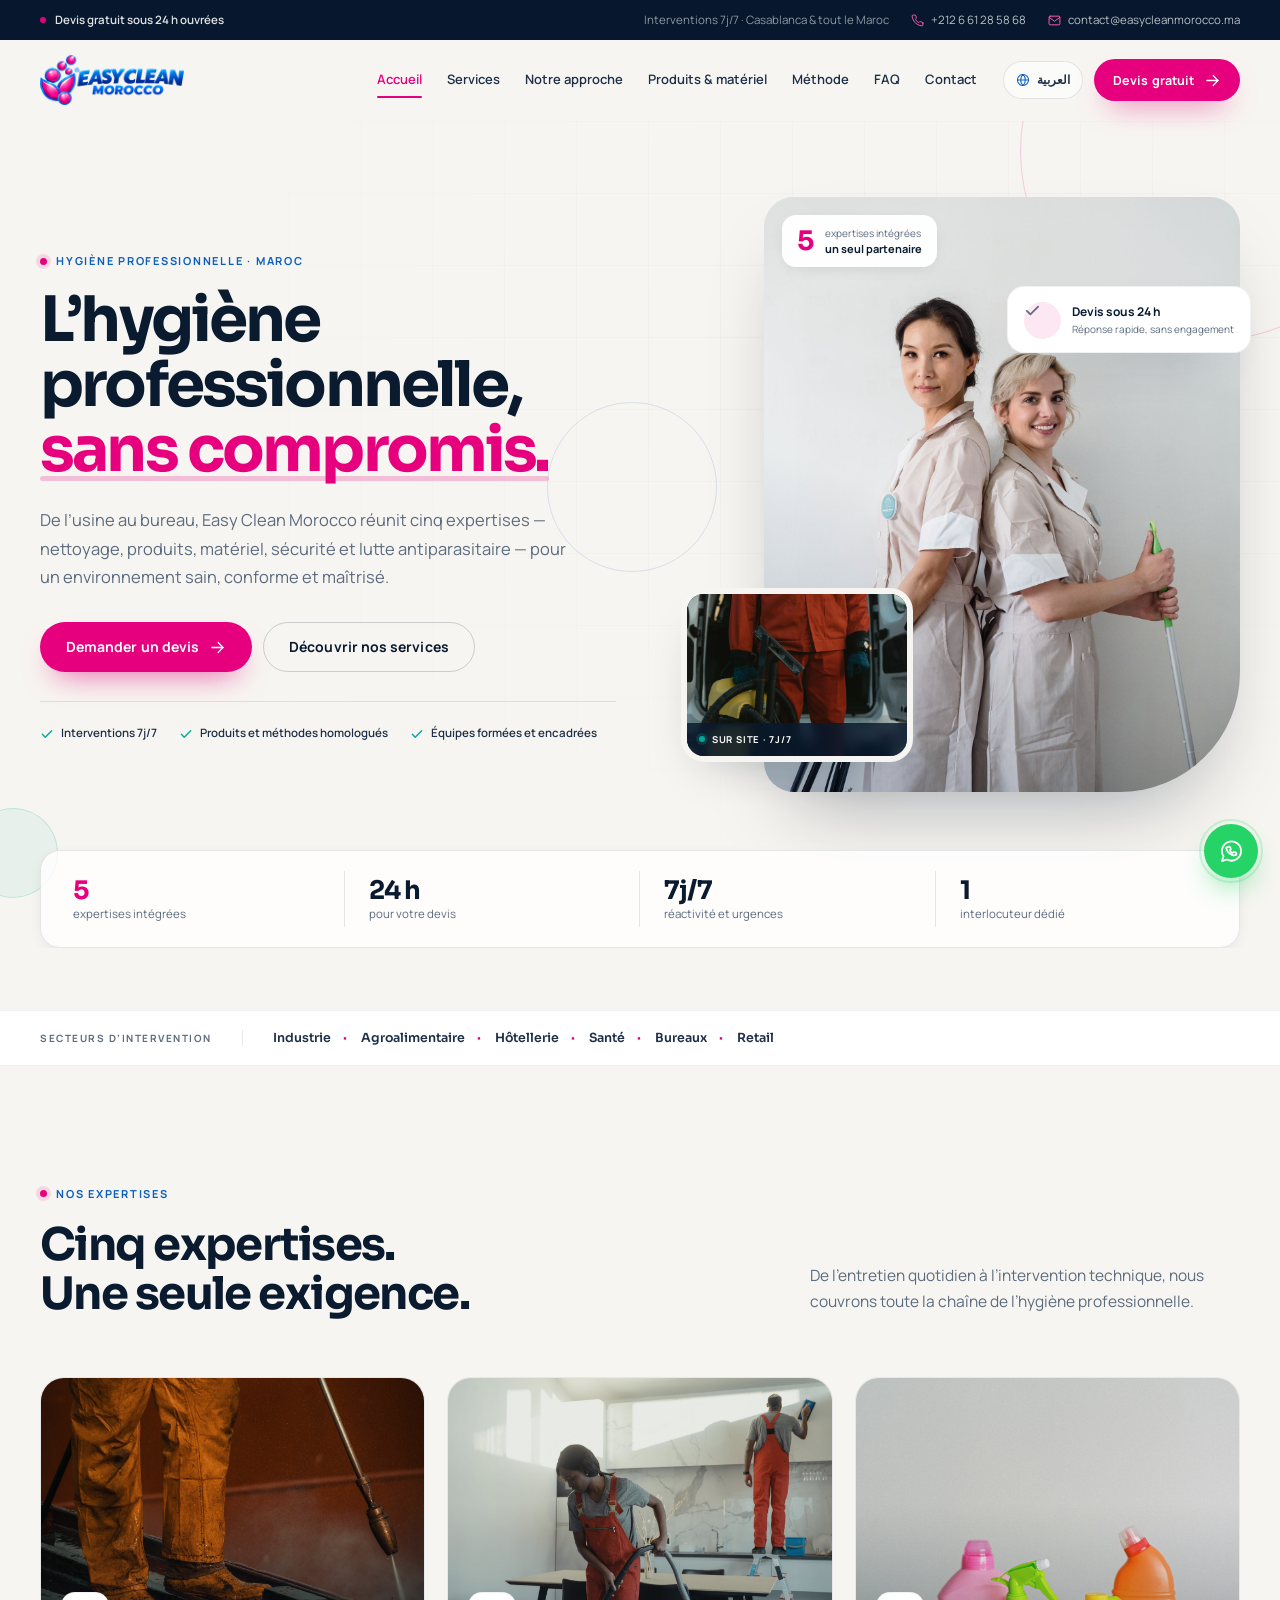
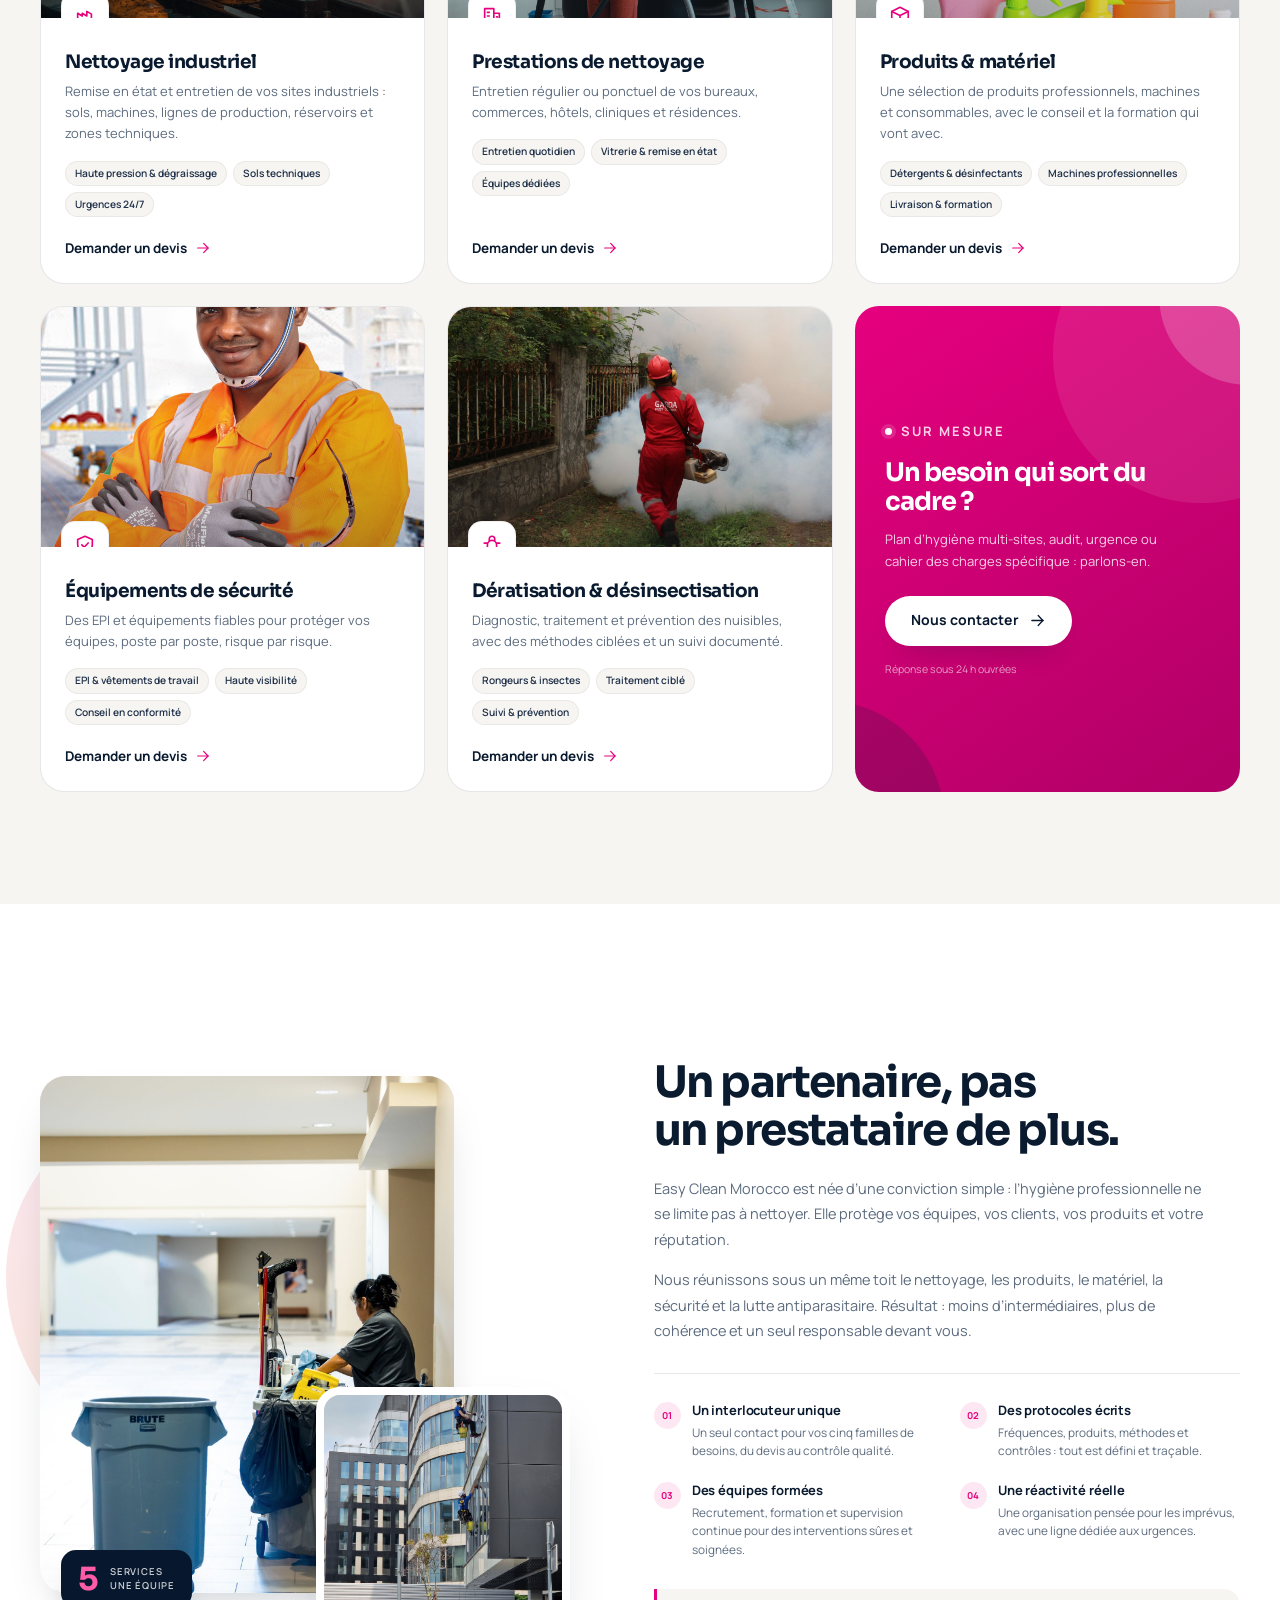
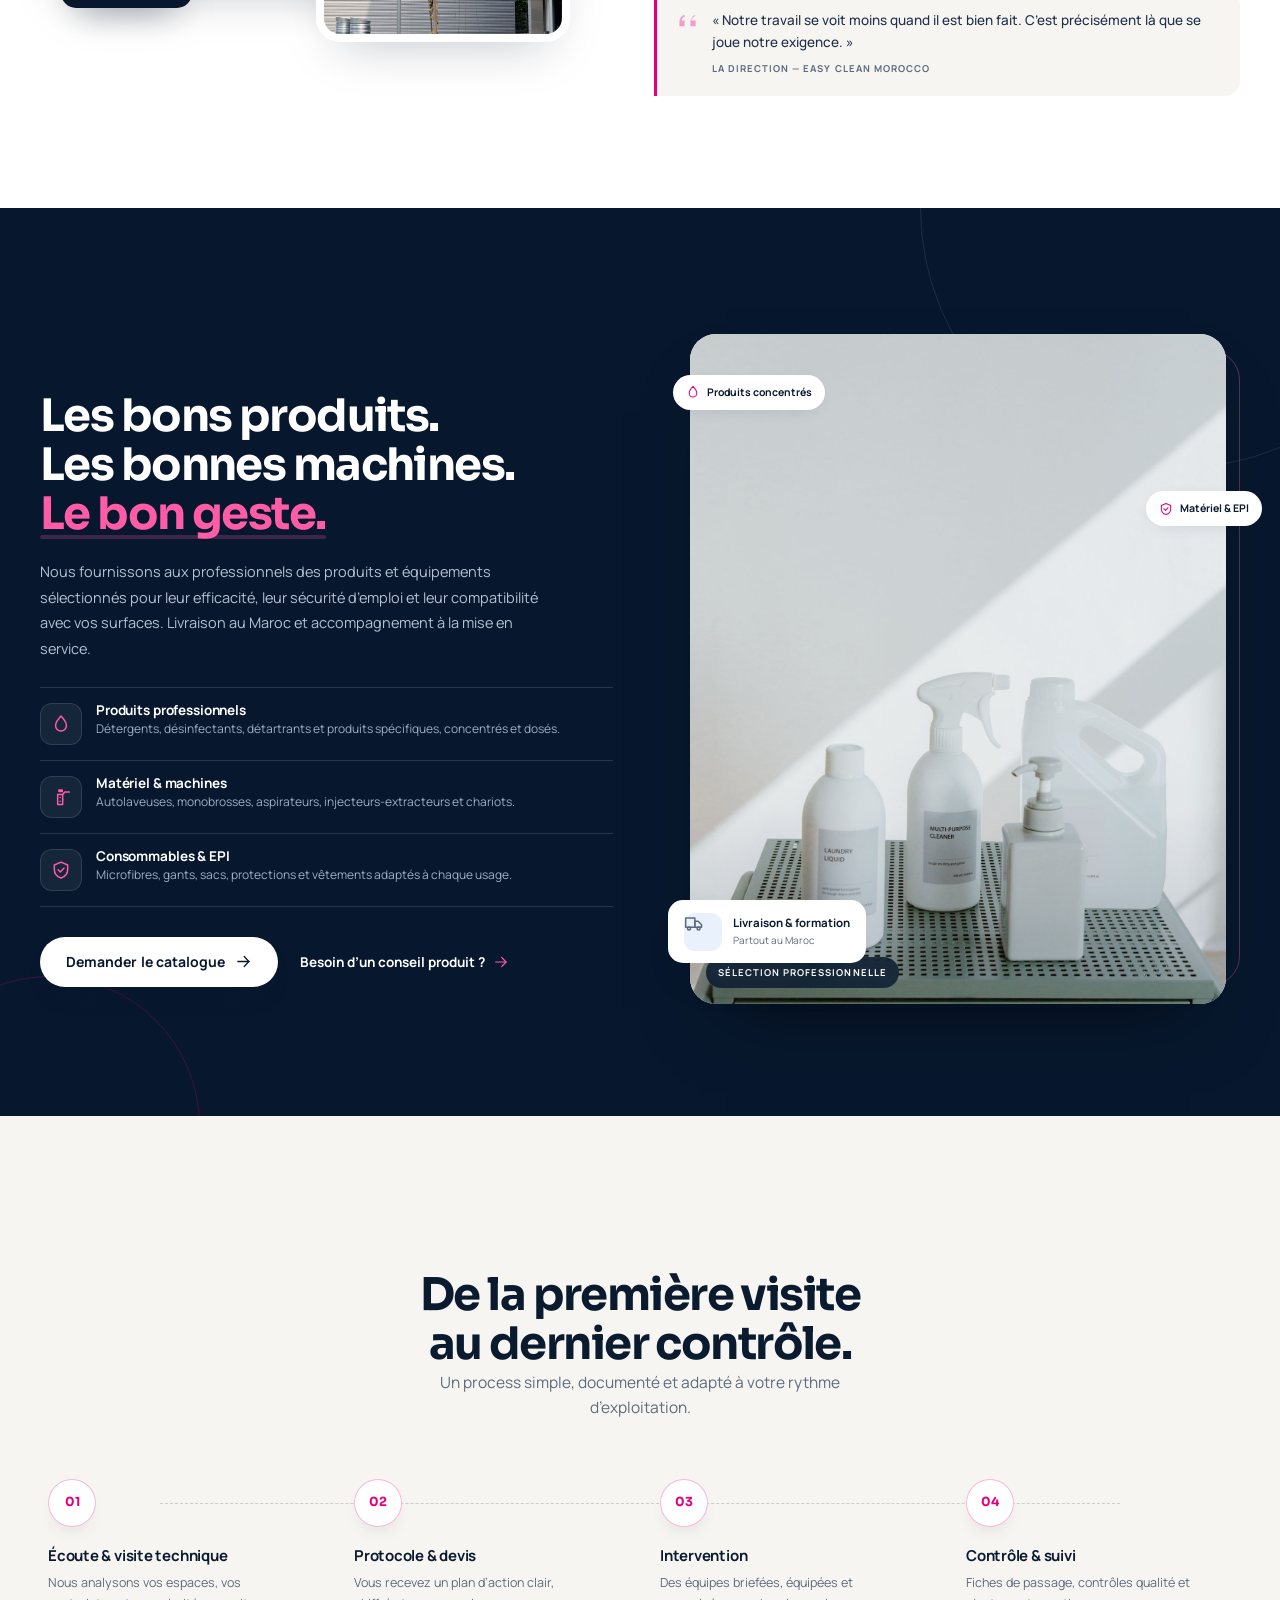
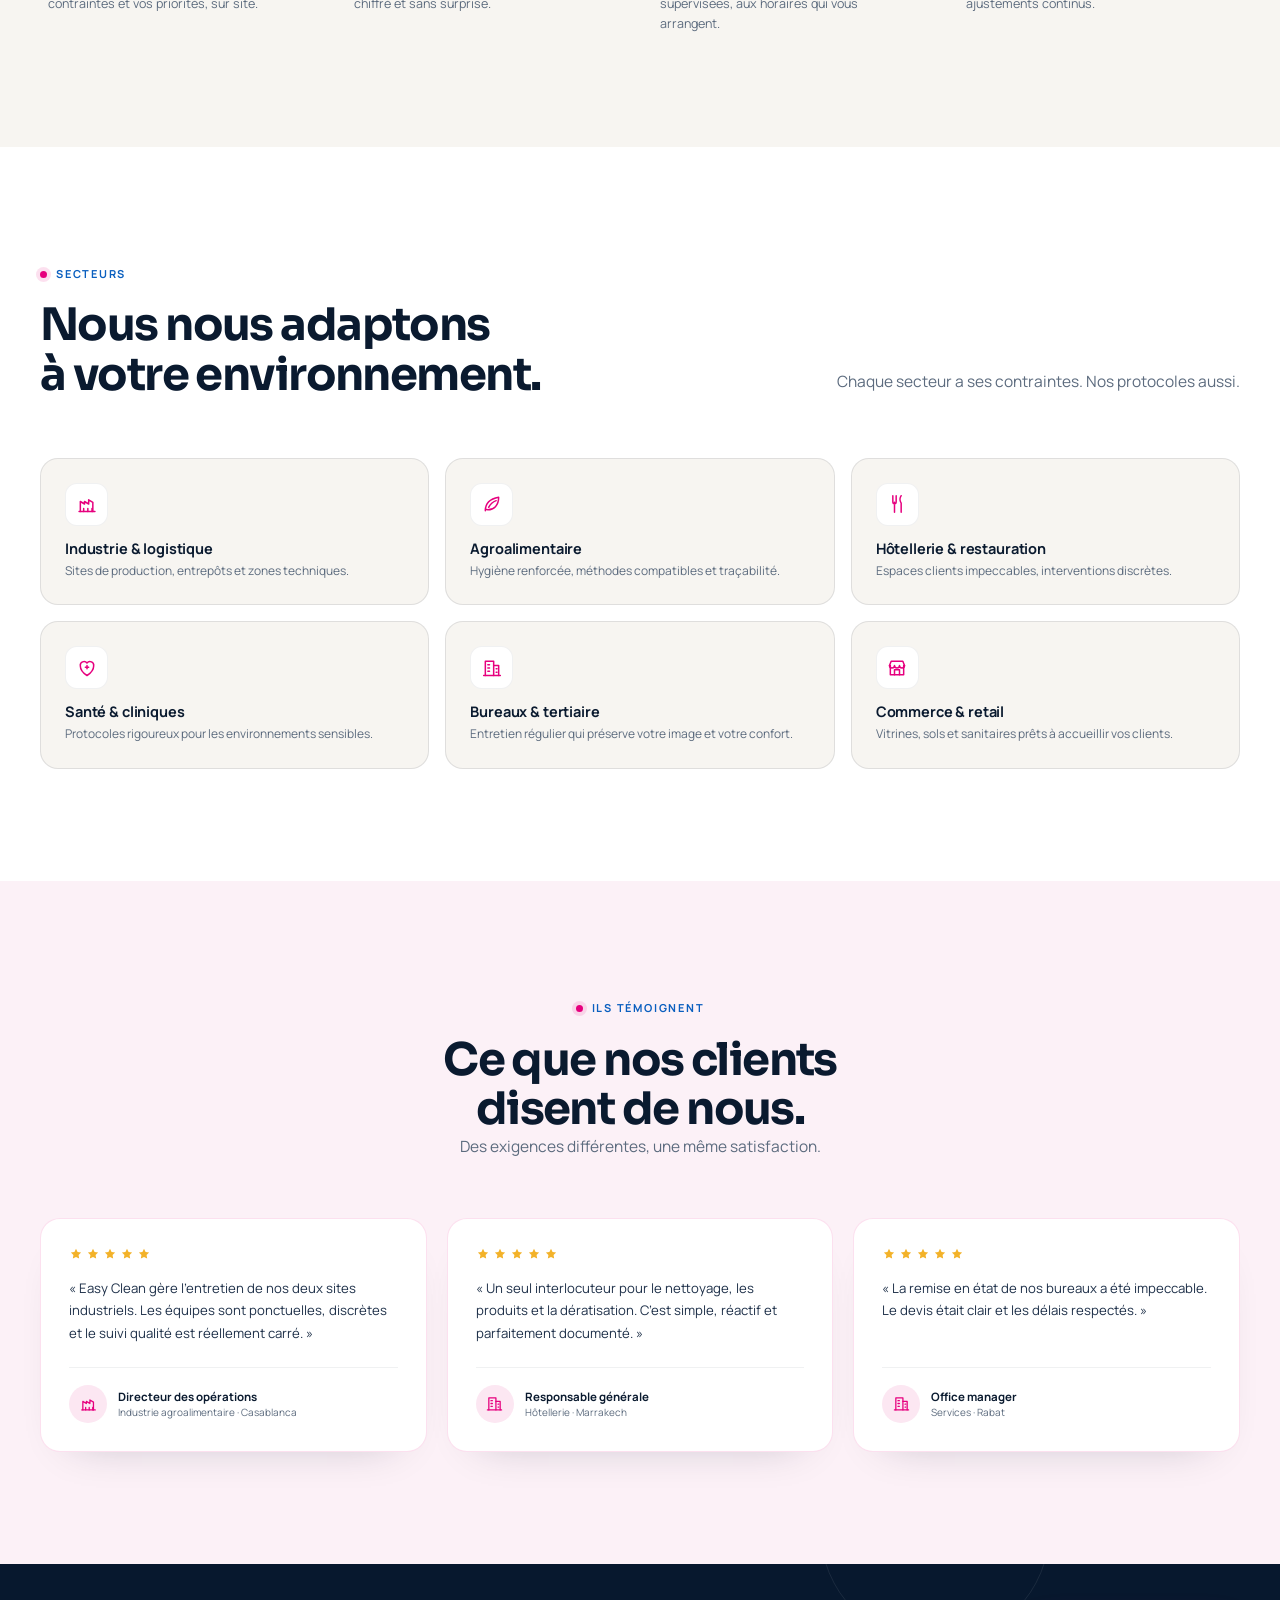
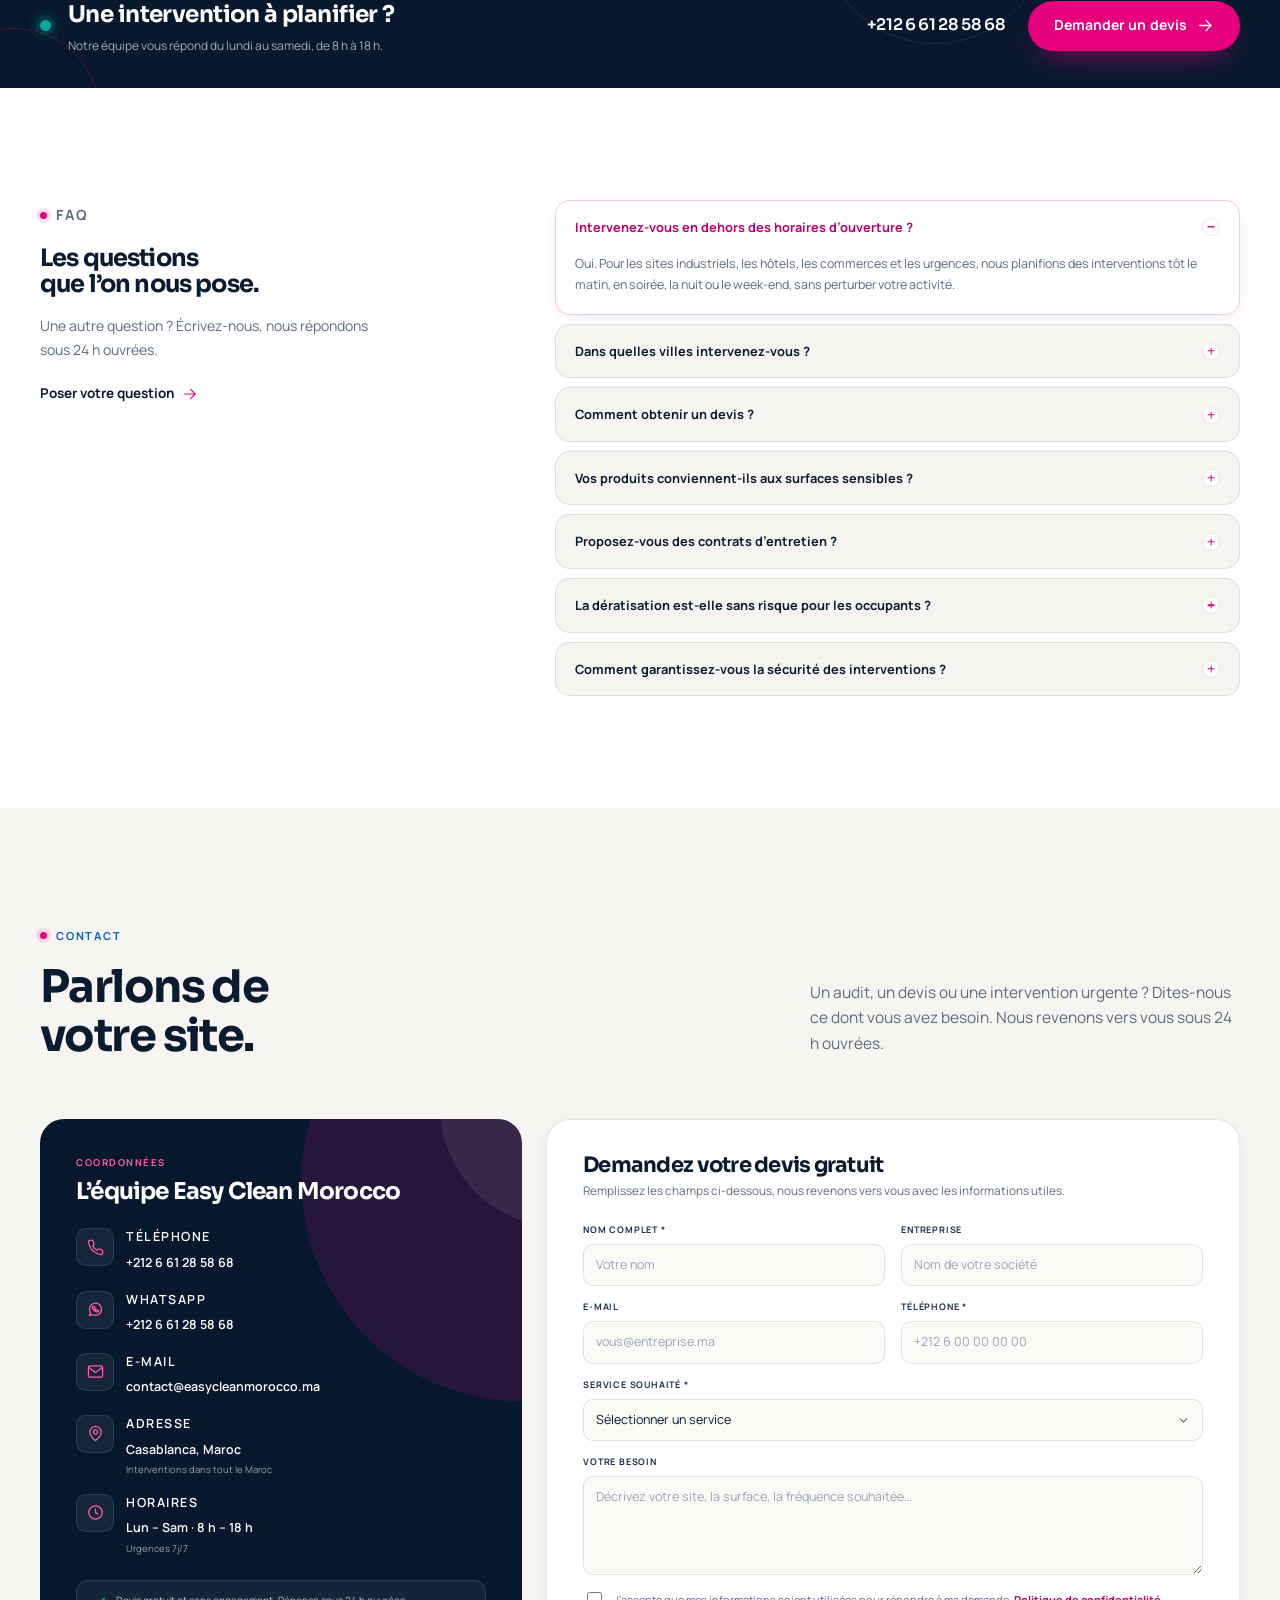
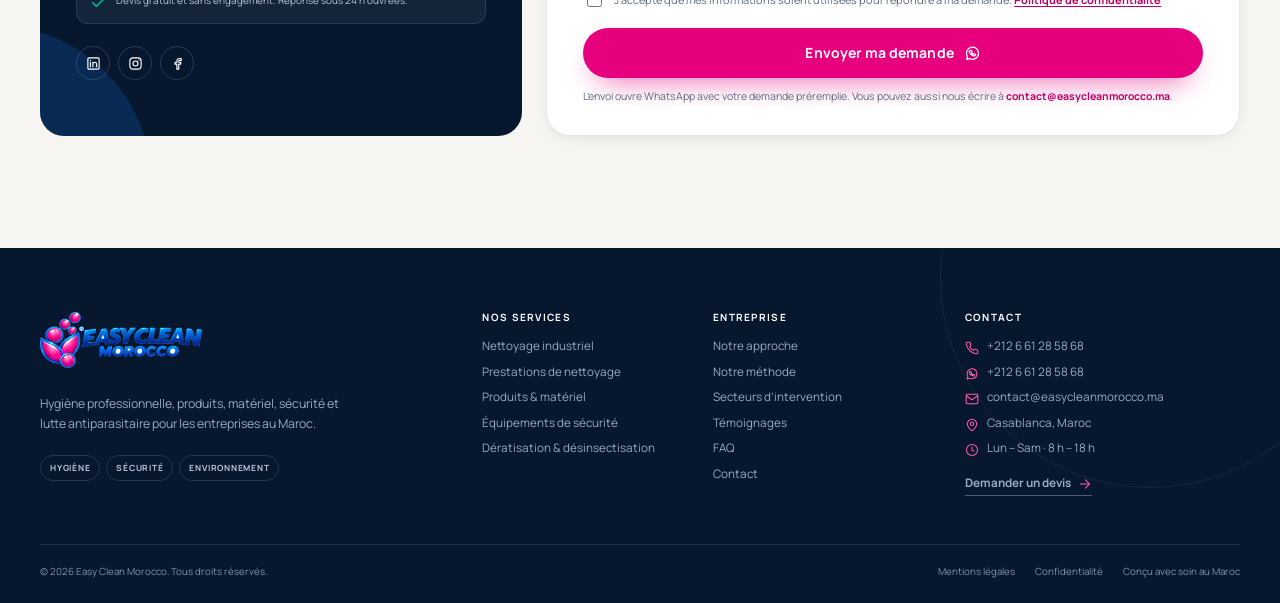
<file: index.html>
<!DOCTYPE html>
<html lang="fr" dir="ltr">
<head>
<meta charset="utf-8">
<meta name="viewport" content="width=device-width, initial-scale=1">
<title>Easy Clean Morocco — Nettoyage industriel, hygiène &amp; sécurité au Maroc</title>
<meta name="description" content="Easy Clean Morocco accompagne les entreprises au Maroc : nettoyage industriel, prestations de nettoyage, produits et matériel, équipements de sécurité, dératisation et désinsectisation. Devis gratuit sous 24 h.">
<meta name="theme-color" content="#07182E">
<link rel="canonical" href="https://www.easycleanmorocco.ma/">
<meta property="og:type" content="website">
<meta property="og:locale" content="fr_MA">
<meta property="og:site_name" content="Easy Clean Morocco">
<meta property="og:title" content="Easy Clean Morocco — L'hygiène professionnelle, sans compromis">
<meta property="og:description" content="Cinq expertises pour vos environnements professionnels : nettoyage industriel, prestations de nettoyage, produits et matériel, sécurité et lutte antiparasitaire.">
<meta property="og:image" content="https://www.easycleanmorocco.ma/assets/img/hero-main.jpg">
<meta property="og:image:width" content="1400">
<meta property="og:image:height" content="1867">
<meta property="og:image:alt" content="Équipe Easy Clean Morocco — hygiène professionnelle au Maroc">
<meta property="og:url" content="https://www.easycleanmorocco.ma/">
<meta name="twitter:card" content="summary_large_image">
<meta name="twitter:title" content="Easy Clean Morocco — L'hygiène professionnelle, sans compromis">
<meta name="twitter:description" content="Cinq expertises pour vos environnements professionnels : nettoyage industriel, prestations, produits et matériel, sécurité et lutte antiparasitaire.">
<meta name="twitter:image" content="https://www.easycleanmorocco.ma/assets/img/hero-main.jpg">
<link rel="icon" href="assets/favicon.svg" type="image/svg+xml">
<link rel="preload" href="assets/fonts/sora-700.woff2" as="font" type="font/woff2" crossorigin>
<link rel="preload" href="assets/fonts/manrope-400.woff2" as="font" type="font/woff2" crossorigin>
<link rel="preload" href="assets/img/hero-main.jpg" as="image">
<link rel="stylesheet" href="assets/css/style.css">
<script type="application/ld+json">
{
  "@context": "https://schema.org",
  "@type": "LocalBusiness",
  "name": "Easy Clean Morocco",
  "description": "Entreprise d'hygiène professionnelle au Maroc : nettoyage industriel, prestations de nettoyage, produits et matériel, équipements de sécurité, dératisation et désinsectisation.",
  "url": "https://www.easycleanmorocco.ma/",
  "telephone": "+212661285868",
  "email": "contact@easycleanmorocco.ma",
  "contactPoint": {
    "@type": "ContactPoint",
    "telephone": "+212661285868",
    "contactType": "service client",
    "availableLanguage": ["fr", "ar"]
  },
  "image": "assets/img/hero-main.jpg",
  "priceRange": "Sur devis",
  "address": {
    "@type": "PostalAddress",
    "addressLocality": "Casablanca",
    "addressCountry": "MA"
  },
  "areaServed": ["Casablanca", "Rabat", "Marrakech", "Tanger", "Kénitra", "Agadir", "Maroc"],
  "openingHoursSpecification": [{
    "@type": "OpeningHoursSpecification",
    "dayOfWeek": ["Monday","Tuesday","Wednesday","Thursday","Friday","Saturday"],
    "opens": "08:00",
    "closes": "18:00"
  }],
  "hasOfferCatalog": {
    "@type": "OfferCatalog",
    "name": "Services Easy Clean Morocco",
    "itemListElement": [
      {"@type":"Offer","itemOffered":{"@type":"Service","name":"Nettoyage industriel"}},
      {"@type":"Offer","itemOffered":{"@type":"Service","name":"Prestations de nettoyage"}},
      {"@type":"Offer","itemOffered":{"@type":"Service","name":"Produits et matériel de nettoyage"}},
      {"@type":"Offer","itemOffered":{"@type":"Service","name":"Équipements de sécurité"}},
      {"@type":"Offer","itemOffered":{"@type":"Service","name":"Dératisation et désinsectisation"}}
    ]
  }
}
</script>
<script>document.documentElement.classList.add('js');</script>
<script>
try {
  var savedLang = localStorage.getItem('ecm-lang');
  if (savedLang === 'ar') {
    document.documentElement.lang = 'ar';
    document.documentElement.dir = 'rtl';
  }
} catch (e) {}
</script>
</head>
<body>

<a href="#main" class="skip-link">Aller au contenu principal</a>

<!-- ============ ICON SPRITE ============ -->
<svg class="sprite" aria-hidden="true" focusable="false" xmlns="http://www.w3.org/2000/svg">
  <symbol id="ecm-mark" viewBox="0 0 240 260">
    <defs>
      <radialGradient id="ecm-ball" cx="35%" cy="28%" r="75%">
        <stop offset="0" stop-color="#FF9CCD"/>
        <stop offset=".4" stop-color="#FF3D9E"/>
        <stop offset=".78" stop-color="#E6007E"/>
        <stop offset="1" stop-color="#A80058"/>
      </radialGradient>
      <linearGradient id="ecm-leaf" x1="0" y1="0" x2=".9" y2="1">
        <stop offset="0" stop-color="#FF4FA6"/>
        <stop offset="1" stop-color="#E6007E"/>
      </linearGradient>
    </defs>
    <g stroke="#0A5FBF" stroke-width="9" stroke-linejoin="round">
      <path d="M145 248 C125 185 130 115 160 62 C205 120 200 190 145 248 Z" fill="url(#ecm-leaf)"/>
      <path d="M175 105 C140 160 90 205 45 250 C55 185 105 140 175 105 Z" fill="url(#ecm-leaf)"/>
      <circle cx="54" cy="88" r="32" fill="url(#ecm-ball)"/>
      <circle cx="122" cy="56" r="30" fill="url(#ecm-ball)"/>
      <circle cx="198" cy="48" r="34" fill="url(#ecm-ball)"/>
      <circle cx="146" cy="116" r="22" fill="url(#ecm-ball)"/>
      <circle cx="186" cy="210" r="38" fill="url(#ecm-ball)"/>
    </g>
    <g fill="#fff" opacity=".9">
      <ellipse cx="43" cy="76" rx="10" ry="6.5" transform="rotate(-32 43 76)"/>
      <ellipse cx="112" cy="45" rx="9" ry="6" transform="rotate(-32 112 45)"/>
      <ellipse cx="187" cy="36" rx="10" ry="6.5" transform="rotate(-32 187 36)"/>
      <ellipse cx="139" cy="108" rx="6" ry="4" transform="rotate(-32 139 108)"/>
      <ellipse cx="175" cy="198" rx="10" ry="6.5" transform="rotate(-32 175 198)"/>
      <ellipse cx="147" cy="104" rx="7" ry="26" transform="rotate(6 147 104)" opacity=".8"/>
      <ellipse cx="130" cy="163" rx="7" ry="24" transform="rotate(-42 130 163)" opacity=".7"/>
    </g>
  </symbol>
  <symbol id="i-phone" viewBox="0 0 24 24"><path d="M22 16.9v3a2 2 0 0 1-2.2 2 19.8 19.8 0 0 1-8.6-3.1 19.5 19.5 0 0 1-6-6A19.8 19.8 0 0 1 2.1 4.2 2 2 0 0 1 4.1 2h3a2 2 0 0 1 2 1.7c.1 1 .4 1.9.7 2.8a2 2 0 0 1-.5 2.1L8.1 9.9a16 16 0 0 0 6 6l1.3-1.3a2 2 0 0 1 2.1-.4c.9.3 1.8.6 2.8.7a2 2 0 0 1 1.7 2Z"/></symbol>
  <symbol id="i-mail" viewBox="0 0 24 24"><rect x="2" y="4" width="20" height="16" rx="2"/><path d="m2.5 6.5 9.5 7 9.5-7"/></symbol>
  <symbol id="i-pin" viewBox="0 0 24 24"><path d="M20 10c0 6-8 12-8 12s-8-6-8-12a8 8 0 0 1 16 0Z"/><circle cx="12" cy="10" r="3"/></symbol>
  <symbol id="i-clock" viewBox="0 0 24 24"><circle cx="12" cy="12" r="9.5"/><path d="M12 7v5.2l3.4 2"/></symbol>
  <symbol id="i-arrow" viewBox="0 0 24 24"><path d="M4 12h16"/><path d="m13 5 6.5 7-6.5 7"/></symbol>
  <symbol id="i-check" viewBox="0 0 24 24"><path d="m4 12.5 5 5L20 6.5"/></symbol>
  <symbol id="i-shield" viewBox="0 0 24 24"><path d="M12 2.5 4 6v5.5c0 5 3.4 8.7 8 10 4.6-1.3 8-5 8-10V6Z"/><path d="m8.5 11.8 2.6 2.6 4.4-4.6"/></symbol>
  <symbol id="i-spray" viewBox="0 0 24 24"><path d="M8 9h6l2.5-3H22"/><path d="M8 9v12h6V9"/><path d="M9.5 3.5h4v2h-4z"/><path d="M11 12.5h.01M14 15h.01M11 17h.01"/></symbol>
  <symbol id="i-factory" viewBox="0 0 24 24"><path d="M2.5 21h19"/><path d="M4 21V9l5 3V9l5 3V7l5 3v11"/><path d="M8 21v-3.5M13 21v-3.5M18 21v-3.5"/></symbol>
  <symbol id="i-building" viewBox="0 0 24 24"><path d="M4 21V4h10v17"/><path d="M14 9h6v12"/><path d="M7 8h2M7 12h2M7 16h2M17 13h1M17 17h1M2 21h20"/></symbol>
  <symbol id="i-box" viewBox="0 0 24 24"><path d="m12 2.5 9 4.5v10L12 21.5 3 17V7Z"/><path d="M3 7l9 4.5L21 7M12 11.5v10"/></symbol>
  <symbol id="i-bug" viewBox="0 0 24 24"><rect x="7" y="7" width="10" height="12" rx="5"/><path d="M9 7V5.5a3 3 0 0 1 6 0V7M3.5 10h3.5M17 10h3.5M3.5 15h3.5M17 15h3.5M7 19l-2 2M17 19l2 2"/></symbol>
  <symbol id="i-leaf" viewBox="0 0 24 24"><path d="M4 20c0-8 5-14 16-16 0 10-6 15-13 15a8 8 0 0 1-3-1Z"/><path d="M8 16c2-4 5-6.5 9-8"/></symbol>
  <symbol id="i-drop" viewBox="0 0 24 24"><path d="M12 2.5S5.5 9.4 5.5 14a6.5 6.5 0 0 0 13 0C18.5 9.4 12 2.5 12 2.5Z"/></symbol>
  <symbol id="i-star" viewBox="0 0 24 24"><path d="m12 3 2.7 5.6 6.1.9-4.4 4.3 1 6.1-5.4-2.9-5.4 2.9 1-6.1L3.2 9.5l6.1-.9Z"/></symbol>
  <symbol id="i-quote" viewBox="0 0 24 24"><path d="M9 6C5.5 7 3.5 10 3.5 14v4H9v-6H6c0-2 .8-3.4 3-4Z"/><path d="M20.5 6c-3.5 1-5.5 4-5.5 8v4h5.5v-6H16c0-2 .8-3.4 3-4Z"/></symbol>
  <symbol id="i-whatsapp" viewBox="0 0 24 24"><path d="M20.5 11.6a8.5 8.5 0 0 1-12.6 7.5L3.5 20.5l1.4-4.3a8.5 8.5 0 1 1 15.6-4.6Z"/><path d="M8.6 8.3c.3-.6.6-.7 1-.7h.6c.2 0 .4.1.5.4l.7 1.6c.1.2 0 .4-.1.6l-.5.6c-.1.2-.2.4 0 .6.4.7 1 1.3 1.8 1.8.2.1.4.1.6-.1l.6-.6c.2-.2.4-.2.6-.1l1.6.7c.2.1.3.3.3.5v.6c0 .4-.1.7-.7 1-.5.3-1.2.4-2 .2-1.4-.4-3-1.3-4.2-2.5-1-1-1.8-2.4-2-3.4-.1-.5 0-.9.2-1.2Z"/></symbol>
  <symbol id="i-menu" viewBox="0 0 24 24"><path d="M3 6h18M3 12h18M3 18h18"/></symbol>
  <symbol id="i-close" viewBox="0 0 24 24"><path d="m5 5 14 14M19 5 5 19"/></symbol>
  <symbol id="i-chevron" viewBox="0 0 24 24"><path d="m6 9 6 6 6-6"/></symbol>
  <symbol id="i-globe" viewBox="0 0 24 24"><circle cx="12" cy="12" r="9.5"/><path d="M2.5 12h19M12 2.5c2.7 2.6 4 6 4 9.5s-1.3 6.9-4 9.5c-2.7-2.6-4-6-4-9.5s1.3-6.9 4-9.5Z"/></symbol>
  <symbol id="i-truck" viewBox="0 0 24 24"><path d="M2 6h11v11H2z"/><path d="M13 10h4l4 4v3h-8z"/><circle cx="6" cy="18.5" r="1.8"/><circle cx="17.5" cy="18.5" r="1.8"/></symbol>
  <symbol id="i-utensils" viewBox="0 0 24 24"><path d="M7 2v8a2 2 0 0 0 4 0V2M9 10v12M17 2c-2 3-2 6 0 9v11"/></symbol>
  <symbol id="i-health" viewBox="0 0 24 24"><path d="M12 21s-8-5.3-8-11.5A4.5 4.5 0 0 1 12 6a4.5 4.5 0 0 1 8 3.5C20 15.7 12 21 12 21Z"/><path d="M12 9v4M10 11h4"/></symbol>
  <symbol id="i-store" viewBox="0 0 24 24"><path d="M3 9l2-5h14l2 5"/><path d="M4 9v11h16V9"/><path d="M3 9a3 3 0 0 0 6 0 3 3 0 0 0 6 0 3 3 0 0 0 6 0"/><path d="M9 20v-6h6v6"/></symbol>
  <symbol id="i-linkedin" viewBox="0 0 24 24"><rect x="3" y="3" width="18" height="18" rx="2"/><path d="M7 10v7M7 7v.01M11 17v-4a3 3 0 0 1 6 0v4M11 10v7"/></symbol>
  <symbol id="i-instagram" viewBox="0 0 24 24"><rect x="3" y="3" width="18" height="18" rx="5"/><circle cx="12" cy="12" r="4"/><path d="M17.5 6.5h.01"/></symbol>
  <symbol id="i-facebook" viewBox="0 0 24 24"><path d="M14 21v-8h3l.5-3H14V8.5c0-1 .3-1.5 1.6-1.5H18V4.2A21 21 0 0 0 15.4 4C12.8 4 11 5.6 11 8.2V10H8v3h3v8Z"/></symbol>
</svg>

<div class="topbar">
  <div class="container topbar__inner">
    <p class="topbar__msg"><span class="dot"></span> <span data-ar="عرض سعر مجاني خلال 24 ساعة عمل">Devis gratuit sous 24 h ouvrées</span></p>
    <div class="topbar__links">
      <span class="topbar__area" data-ar="تدخلات طوال أيام الأسبوع · الدار البيضاء وكل المغرب">Interventions 7j/7 · Casablanca &amp; tout le Maroc</span>
      <a href="tel:+212661285868"><svg class="ico"><use href="#i-phone"/></svg> <bdi dir="ltr">+212 6 61 28 58 68</bdi></a>
      <a href="mailto:contact@easycleanmorocco.ma"><svg class="ico"><use href="#i-mail"/></svg> <bdi dir="ltr">contact@easycleanmorocco.ma</bdi></a>
    </div>
  </div>
</div>

<header class="header" id="header">
  <div class="container header__inner">
    <a class="brand" href="#accueil" aria-label="Easy Clean Morocco — Accueil">
      <img class="brand__logo" src="assets/img/logo.png" alt="Easy Clean Morocco" width="1200" height="416">
    </a>

    <nav class="nav" aria-label="Navigation principale">
      <a href="#accueil" class="nav__link is-active" data-ar="الرئيسية">Accueil</a>
      <a href="#services" class="nav__link" data-ar="خدماتنا">Services</a>
      <a href="#approche" class="nav__link" data-ar="نهجنا">Notre approche</a>
      <a href="#produits" class="nav__link" data-ar="المنتجات والمعدات">Produits &amp; matériel</a>
      <a href="#methode" class="nav__link" data-ar="طريقتنا">Méthode</a>
      <a href="#faq" class="nav__link" data-ar="الأسئلة الشائعة">FAQ</a>
      <a href="#contact" class="nav__link" data-ar="اتصل بنا">Contact</a>
    </nav>

    <div class="header__actions">
      <button class="lang-toggle" type="button" id="langToggle" aria-label="Passer en arabe">
        <svg class="ico" aria-hidden="true"><use href="#i-globe"/></svg>
        <span class="lang-toggle__label">العربية</span>
      </button>
      <a href="#contact" class="btn btn--pink btn--sm header__cta">
        <span data-ar="عرض سعر مجاني">Devis gratuit</span>
        <svg class="ico ico--arrow" aria-hidden="true"><use href="#i-arrow"/></svg>
      </a>
      <button class="burger" type="button" id="burger" aria-expanded="false" aria-controls="mobileNav" aria-label="Ouvrir le menu">
        <span></span><span></span><span></span>
      </button>
    </div>
  </div>
</header>

<div class="mobile-nav" id="mobileNav" aria-hidden="true">
  <nav class="mobile-nav__links" aria-label="Navigation mobile">
    <a href="#accueil" data-ar="الرئيسية">Accueil</a>
    <a href="#services" data-ar="خدماتنا">Services</a>
    <a href="#approche" data-ar="نهجنا">Notre approche</a>
    <a href="#produits" data-ar="المنتجات والمعدات">Produits &amp; matériel</a>
    <a href="#methode" data-ar="طريقتنا">Méthode</a>
    <a href="#secteurs" data-ar="القطاعات">Secteurs</a>
    <a href="#faq" data-ar="الأسئلة الشائعة">FAQ</a>
    <a href="#contact" data-ar="اتصل بنا">Contact</a>
  </nav>
  <div class="mobile-nav__foot">
    <a href="tel:+212661285868" class="mobile-nav__phone"><bdi dir="ltr">+212 6 61 28 58 68</bdi></a>
    <a href="mailto:contact@easycleanmorocco.ma" class="mobile-nav__mail">contact@easycleanmorocco.ma</a>
    <a href="#contact" class="btn btn--pink" data-ar="Demander un devis">Demander un devis</a>
  </div>
</div>

<main id="main">
<section class="hero" id="accueil">
  <div class="hero__deco" aria-hidden="true">
    <span class="bubble bubble--1"></span>
    <span class="bubble bubble--2"></span>
    <span class="bubble bubble--3"></span>
    <span class="hero__grid-lines"></span>
  </div>

  <div class="container hero__grid">
    <div class="hero__copy">
      <p class="eyebrow reveal" data-ar="النظافة الاحترافية · المغرب"><span class="eyebrow__dot"></span> Hygiène professionnelle · Maroc</p>
      <h1 class="reveal" data-ar="نظافة احترافية،<br><span class='hl'>بلا تنازلات.</span>">L’hygiène professionnelle,<br><span class="hl">sans compromis.</span></h1>
      <p class="hero__lead reveal" data-ar="من المصنع إلى المكتب، تجمع Easy Clean Morocco خمس خبرات متكاملة — التنظيف، المنتجات، المعدات، السلامة ومكافحة الحشرات — لبيئة عمل نظيفة وآمنة ومطابقة للمعايير.">De l’usine au bureau, Easy Clean Morocco réunit cinq expertises — nettoyage, produits, matériel, sécurité et lutte antiparasitaire — pour un environnement sain, conforme et maîtrisé.</p>

      <div class="hero__cta reveal">
        <a href="#contact" class="btn btn--pink">
          <span data-ar="اطلب عرض سعر">Demander un devis</span>
          <svg class="ico ico--arrow" aria-hidden="true"><use href="#i-arrow"/></svg>
        </a>
        <a href="#services" class="btn btn--ghost">
          <span data-ar="اكتشف خدماتنا">Découvrir nos services</span>
        </a>
      </div>

      <ul class="hero__trust reveal">
        <li><svg class="ico" aria-hidden="true"><use href="#i-check"/></svg><span data-ar="تدخلات 7 أيام في الأسبوع">Interventions 7j/7</span></li>
        <li><svg class="ico" aria-hidden="true"><use href="#i-check"/></svg><span data-ar="منتجات وأساليب معتمدة">Produits et méthodes homologués</span></li>
        <li><svg class="ico" aria-hidden="true"><use href="#i-check"/></svg><span data-ar="فرق مدربة ومؤطرة">Équipes formées et encadrées</span></li>
      </ul>
    </div>

    <div class="hero__visual reveal">
      <div class="hero__main">
        <img src="assets/img/hero-main.jpg" alt="Équipe de nettoyage professionnel Easy Clean Morocco en intervention" width="1400" height="1867" fetchpriority="high">
        <div class="hero__tag">
          <span class="hero__tag-num">5</span>
          <span class="hero__tag-text" data-ar="خبرات متكاملة<br><strong>شريك واحد</strong>">expertises intégrées<br><strong>un seul partenaire</strong></span>
        </div>
      </div>

      <figure class="hero__detail">
        <img src="assets/img/hero-detail.jpg" alt="Matériel professionnel de nettoyage prêt pour une intervention" width="1400" height="933" loading="lazy">
        <figcaption><span class="dot"></span> <span data-ar="في الموقع · 7/7">Sur site · 7j/7</span></figcaption>
      </figure>

      <div class="hero__card">
        <span class="hero__card-icon"><svg class="ico" aria-hidden="true"><use href="#i-check"/></svg></span>
        <div>
          <strong data-ar="عرض سعر خلال 24 ساعة">Devis sous 24 h</strong>
          <span data-ar="رد سريع، بدون التزام">Réponse rapide, sans engagement</span>
        </div>
      </div>
    </div>
  </div>

  <div class="container">
    <div class="hero__stats reveal">
      <div class="stat">
        <strong>5</strong>
        <span data-ar="خبرات متكاملة">expertises intégrées</span>
      </div>
      <div class="stat">
        <strong dir="ltr">24 h</strong>
        <span data-ar="لإعداد عرض السعر">pour votre devis</span>
      </div>
      <div class="stat">
        <strong dir="ltr">7j/7</strong>
        <span data-ar="استجابة للحالات العاجلة">réactivité et urgences</span>
      </div>
      <div class="stat">
        <strong>1</strong>
        <span data-ar="متحدث مخصص">interlocuteur dédié</span>
      </div>
    </div>
  </div>
</section>

<div class="sector-strip">
  <div class="container sector-strip__inner">
    <span class="sector-strip__label" data-ar="قطاعات تدخلنا">Secteurs d’intervention</span>
    <ul class="sector-strip__list">
      <li data-ar="الصناعة">Industrie</li>
      <li data-ar="الصناعات الغذائية">Agroalimentaire</li>
      <li data-ar="الفندقة">Hôtellerie</li>
      <li data-ar="الصحة">Santé</li>
      <li data-ar="المكاتب">Bureaux</li>
      <li data-ar="التجزئة">Retail</li>
    </ul>
  </div>
</div>
<section class="section services" id="services">
  <div class="container">
    <div class="section-head">
      <p class="eyebrow reveal" data-ar="خبراتنا"><span class="eyebrow__dot"></span> Nos expertises</p>
      <div class="section-head__row">
        <h2 class="reveal" data-ar="خمس خبرات.<br>معيار واحد.">Cinq expertises.<br>Une seule exigence.</h2>
        <p class="section-head__lead reveal" data-ar="من الصيانة اليومية إلى التدخل التقني، نغطي سلسلة النظافة المهنية بأكملها.">De l’entretien quotidien à l’intervention technique, nous couvrons toute la chaîne de l’hygiène professionnelle.</p>
      </div>
    </div>

    <div class="services__grid">
      <article class="service-card reveal">
        <div class="service-card__media">
          <img src="assets/img/service-industriel.jpg" alt="Nettoyage industriel à haute pression sur un équipement" width="1400" height="933" loading="lazy">
          <span class="service-card__icon"><svg class="ico" aria-hidden="true"><use href="#i-factory"/></svg></span>
        </div>
        <div class="service-card__body">
          <h3 data-ar="التنظيف الصناعي">Nettoyage industriel</h3>
          <p data-ar="إعادة تأهيل وصيانة مواقعكم الصناعية: الأرضيات، الآلات، خطوط الإنتاج، الخزانات والمناطق التقنية.">Remise en état et entretien de vos sites industriels : sols, machines, lignes de production, réservoirs et zones techniques.</p>
          <ul class="tags">
            <li data-ar="ضغط عالٍ وإزالة الشحوم">Haute pression &amp; dégraissage</li>
            <li data-ar="أرضيات تقنية">Sols techniques</li>
            <li data-ar="طوارئ 24/7">Urgences 24/7</li>
          </ul>
          <a href="#contact" class="link-arrow"><span data-ar="اطلب عرض سعر">Demander un devis</span> <svg class="ico ico--arrow" aria-hidden="true"><use href="#i-arrow"/></svg></a>
        </div>
      </article>

      <article class="service-card reveal">
        <div class="service-card__media">
          <img src="assets/img/service-prestation.jpg" alt="Prestation de nettoyage professionnel dans des locaux modernes" width="1400" height="933" loading="lazy">
          <span class="service-card__icon"><svg class="ico" aria-hidden="true"><use href="#i-building"/></svg></span>
        </div>
        <div class="service-card__body">
          <h3 data-ar="خدمات التنظيف">Prestations de nettoyage</h3>
          <p data-ar="صيانة منتظمة أو عرضية لمكاتبكم، متاجركم، فنادقكم، عياداتكم ومجمعاتكم السكنية.">Entretien régulier ou ponctuel de vos bureaux, commerces, hôtels, cliniques et résidences.</p>
          <ul class="tags">
            <li data-ar="صيانة يومية">Entretien quotidien</li>
            <li data-ar="تنظيف الزجاج وإعادة التأهيل">Vitrerie &amp; remise en état</li>
            <li data-ar="فرق مخصصة">Équipes dédiées</li>
          </ul>
          <a href="#contact" class="link-arrow"><span data-ar="اطلب عرض سعر">Demander un devis</span> <svg class="ico ico--arrow" aria-hidden="true"><use href="#i-arrow"/></svg></a>
        </div>
      </article>

      <article class="service-card reveal">
        <div class="service-card__media">
          <img src="assets/img/service-produits.jpg" alt="Produits de nettoyage professionnels" width="1400" height="933" loading="lazy">
          <span class="service-card__icon"><svg class="ico" aria-hidden="true"><use href="#i-box"/></svg></span>
        </div>
        <div class="service-card__body">
          <h3 data-ar="المنتجات والمعدات">Produits &amp; matériel</h3>
          <p data-ar="تشكيلة من المنتجات المهنية والآلات والمستهلكات، مع الاستشارة والتدريب المناسبين.">Une sélection de produits professionnels, machines et consommables, avec le conseil et la formation qui vont avec.</p>
          <ul class="tags">
            <li data-ar="منظفات ومطهرات">Détergents &amp; désinfectants</li>
            <li data-ar="آلات مهنية">Machines professionnelles</li>
            <li data-ar="توصيل وتدريب">Livraison &amp; formation</li>
          </ul>
          <a href="#contact" class="link-arrow"><span data-ar="اطلب عرض سعر">Demander un devis</span> <svg class="ico ico--arrow" aria-hidden="true"><use href="#i-arrow"/></svg></a>
        </div>
      </article>

      <article class="service-card reveal">
        <div class="service-card__media">
          <img src="assets/img/service-securite.jpg" alt="Équipements de protection individuelle et équipement de sécurité" width="1400" height="933" loading="lazy">
          <span class="service-card__icon"><svg class="ico" aria-hidden="true"><use href="#i-shield"/></svg></span>
        </div>
        <div class="service-card__body">
          <h3 data-ar="معدات السلامة">Équipements de sécurité</h3>
          <p data-ar="معدات وقاية فردية موثوقة لحماية فرقكم، منصباً بمنصب وخطراً بخطر.">Des EPI et équipements fiables pour protéger vos équipes, poste par poste, risque par risque.</p>
          <ul class="tags">
            <li data-ar="معدات وقاية وملابس عمل">EPI &amp; vêtements de travail</li>
            <li data-ar="عالية الوضوح">Haute visibilité</li>
            <li data-ar="استشارة في المطابقة">Conseil en conformité</li>
          </ul>
          <a href="#contact" class="link-arrow"><span data-ar="اطلب عرض سعر">Demander un devis</span> <svg class="ico ico--arrow" aria-hidden="true"><use href="#i-arrow"/></svg></a>
        </div>
      </article>

      <article class="service-card reveal">
        <div class="service-card__media">
          <img src="assets/img/service-nuisibles.jpg" alt="Technicien de lutte antiparasitaire en intervention de désinsectisation" width="1400" height="933" loading="lazy">
          <span class="service-card__icon"><svg class="ico" aria-hidden="true"><use href="#i-bug"/></svg></span>
        </div>
        <div class="service-card__body">
          <h3 data-ar="مكافحة القوارض والحشرات">Dératisation &amp; désinsectisation</h3>
          <p data-ar="تشخيص ومعالجة ووقاية من الآفات بأساليب موجهة ومتابعة موثقة.">Diagnostic, traitement et prévention des nuisibles, avec des méthodes ciblées et un suivi documenté.</p>
          <ul class="tags">
            <li data-ar="قوارض وحشرات">Rongeurs &amp; insectes</li>
            <li data-ar="معالجة موجهة">Traitement ciblé</li>
            <li data-ar="متابعة ووقاية">Suivi &amp; prévention</li>
          </ul>
          <a href="#contact" class="link-arrow"><span data-ar="اطلب عرض سعر">Demander un devis</span> <svg class="ico ico--arrow" aria-hidden="true"><use href="#i-arrow"/></svg></a>
        </div>
      </article>

      <article class="service-card service-card--cta reveal">
        <div class="service-card__bubbles" aria-hidden="true"></div>
        <p class="eyebrow eyebrow--light" data-ar="حسب الطلب"><span class="eyebrow__dot"></span> Sur mesure</p>
        <h3 data-ar="حاجة تتجاوز المعتاد؟">Un besoin qui sort du cadre ?</h3>
        <p data-ar="خطة نظافة متعددة المواقع، تدقيق، حالة طارئة أو دفتر شروط خاص: لنتحدث.">Plan d’hygiène multi-sites, audit, urgence ou cahier des charges spécifique : parlons-en.</p>
        <a href="#contact" class="btn btn--white">
          <span data-ar="اتصلوا بنا">Nous contacter</span>
          <svg class="ico ico--arrow" aria-hidden="true"><use href="#i-arrow"/></svg>
        </a>
        <span class="service-card__note" data-ar="رد خلال 24 ساعة عمل">Réponse sous 24 h ouvrées</span>
      </article>
    </div>
  </div>
</section>

<section class="section approach" id="approche">
  <div class="container approach__grid">
    <div class="approach__visual reveal">
      <span class="approach__blob" aria-hidden="true"></span>
      <figure class="approach__photo">
        <img src="assets/img/about-main.jpg" alt="Agent d’entretien Easy Clean Morocco dans un hall professionnel" width="1400" height="2100" loading="lazy">
      </figure>
      <figure class="approach__photo approach__photo--small">
        <img src="assets/img/about-detail.jpg" alt="Nettoyage de vitres en hauteur sur une façade de bureau" width="1400" height="1867" loading="lazy">
      </figure>
      <div class="approach__badge">
        <strong>5</strong>
        <span data-ar="خدمات<br>فريق واحد">services<br>une équipe</span>
      </div>
    </div>

    <div class="approach__copy">
      <p class="eyebrow reveal" data-ar="نهجنا"><span class="eyebrow__dot"></span> Notre approche</p>
      <h2 class="reveal" data-ar="شريك، وليس مجرد<br>مزود خدمة.">Un partenaire, pas<br>un prestataire de plus.</h2>
      <p class="reveal" data-ar="وُلدت Easy Clean Morocco من قناعة بسيطة: النظافة المهنية لا تقتصر على التنظيف، بل تحمي فرقكم وعملاءكم ومنتجاتكم وسمعتكم.">Easy Clean Morocco est née d’une conviction simple : l’hygiène professionnelle ne se limite pas à nettoyer. Elle protège vos équipes, vos clients, vos produits et votre réputation.</p>
      <p class="reveal" data-ar="نجمع تحت سقف واحد التنظيف، المنتجات، المعدات، السلامة ومكافحة الحشرات. النتيجة: وسطاء أقل، تناسق أكبر، ومسؤول واحد أمامكم.">Nous réunissons sous un même toit le nettoyage, les produits, le matériel, la sécurité et la lutte antiparasitaire. Résultat : moins d’intermédiaires, plus de cohérence et un seul responsable devant vous.</p>

      <div class="commitments reveal">
        <article class="commitment">
          <span class="commitment__num">01</span>
          <div>
            <h3 data-ar="متحدث واحد">Un interlocuteur unique</h3>
            <p data-ar="جهة اتصال واحدة لاحتياجاتكم الخمسة، من عرض السعر إلى مراقبة الجودة.">Un seul contact pour vos cinq familles de besoins, du devis au contrôle qualité.</p>
          </div>
        </article>
        <article class="commitment">
          <span class="commitment__num">02</span>
          <div>
            <h3 data-ar="بروتوكولات مكتوبة">Des protocoles écrits</h3>
            <p data-ar="الترددات، المنتجات، الأساليب والمراقبة: كل شيء محدد وقابل للتتبع.">Fréquences, produits, méthodes et contrôles : tout est défini et traçable.</p>
          </div>
        </article>
        <article class="commitment">
          <span class="commitment__num">03</span>
          <div>
            <h3 data-ar="فرق مدربة">Des équipes formées</h3>
            <p data-ar="توظيف وتدريب وإشراف مستمر لتدخلات آمنة ومتقنة.">Recrutement, formation et supervision continue pour des interventions sûres et soignées.</p>
          </div>
        </article>
        <article class="commitment">
          <span class="commitment__num">04</span>
          <div>
            <h3 data-ar="استجابة فعلية">Une réactivité réelle</h3>
            <p data-ar="تنظيم يراعي الطوارئ، مع خط مخصص للحالات العاجلة.">Une organisation pensée pour les imprévus, avec une ligne dédiée aux urgences.</p>
          </div>
        </article>
      </div>

      <blockquote class="approach__quote reveal">
        <svg class="approach__quote-icon" aria-hidden="true"><use href="#i-quote"/></svg>
        <p data-ar="عملنا يظهر أقل عندما يُنجز بإتقان. وهنا بالضبط يكمن معيارنا.">« Notre travail se voit moins quand il est bien fait. C’est précisément là que se joue notre exigence. »</p>
        <footer data-ar="الإدارة — Easy Clean Morocco">La direction — Easy Clean Morocco</footer>
      </blockquote>
    </div>
  </div>
</section>

<section class="section products" id="produits">
  <div class="products__deco" aria-hidden="true">
    <span class="products__ring products__ring--1"></span>
    <span class="products__ring products__ring--2"></span>
  </div>
  <div class="container products__grid">
    <div class="products__copy">
      <p class="eyebrow eyebrow--light reveal" data-ar="المنتجات والمعدات"><span class="eyebrow__dot"></span> Produits &amp; matériel</p>
      <h2 class="reveal" data-ar="المنتجات المناسبة.<br>الآلات المناسبة.<br><span class='hl hl--light'>الاستخدام الصحيح.</span>">Les bons produits.<br>Les bonnes machines.<br><span class="hl hl--light">Le bon geste.</span></h2>
      <p class="reveal" data-ar="نوفر للمهنيين منتجات ومعدات مختارة لفعاليتها وسلامة استخدامها وتوافقها مع أسطحكم. توصيل في المغرب ومواكبة عند التشغيل.">Nous fournissons aux professionnels des produits et équipements sélectionnés pour leur efficacité, leur sécurité d’emploi et leur compatibilité avec vos surfaces. Livraison au Maroc et accompagnement à la mise en service.</p>

      <ul class="product-list">
        <li class="reveal">
          <span class="product-list__icon"><svg class="ico" aria-hidden="true"><use href="#i-drop"/></svg></span>
          <div>
            <h3 data-ar="منتجات مهنية">Produits professionnels</h3>
            <p data-ar="منظفات، مطهرات، مزيلات الكلس ومنتجات مخصصة، مركزة وجرعات دقيقة.">Détergents, désinfectants, détartrants et produits spécifiques, concentrés et dosés.</p>
          </div>
        </li>
        <li class="reveal">
          <span class="product-list__icon"><svg class="ico" aria-hidden="true"><use href="#i-spray"/></svg></span>
          <div>
            <h3 data-ar="المعدات والآلات">Matériel &amp; machines</h3>
            <p data-ar="آلات غسيل، مكانس تلميع، مكانس كهربائية، أجهزة حقن واستخراج وعربات.">Autolaveuses, monobrosses, aspirateurs, injecteurs-extracteurs et chariots.</p>
          </div>
        </li>
        <li class="reveal">
          <span class="product-list__icon"><svg class="ico" aria-hidden="true"><use href="#i-shield"/></svg></span>
          <div>
            <h3 data-ar="المستهلكات ومعدات الوقاية">Consommables &amp; EPI</h3>
            <p data-ar="ألياف دقيقة، قفازات، أكياس، حمايات وملابس مناسبة لكل استخدام.">Microfibres, gants, sacs, protections et vêtements adaptés à chaque usage.</p>
          </div>
        </li>
      </ul>

      <div class="products__actions reveal">
        <a href="#contact" class="btn btn--white">
          <span data-ar="اطلب الكتالوج">Demander le catalogue</span>
          <svg class="ico ico--arrow" aria-hidden="true"><use href="#i-arrow"/></svg>
        </a>
        <a href="#contact" class="link-arrow link-arrow--light">
          <span data-ar="تحتاجون استشارة حول منتج؟">Besoin d’un conseil produit ?</span>
          <svg class="ico ico--arrow" aria-hidden="true"><use href="#i-arrow"/></svg>
        </a>
      </div>
    </div>

    <div class="products__visual reveal">
      <span class="products__frame" aria-hidden="true"></span>
      <figure class="products__figure">
        <img src="assets/img/products-feature.jpg" alt="Sélection de produits de nettoyage professionnels" width="1400" height="2100" loading="lazy">
        <figcaption data-ar="تشكيلة احترافية">Sélection professionnelle</figcaption>
      </figure>
      <div class="product-chip product-chip--a"><svg class="ico" aria-hidden="true"><use href="#i-drop"/></svg> <span data-ar="منتجات مركزة">Produits concentrés</span></div>
      <div class="product-chip product-chip--b"><svg class="ico" aria-hidden="true"><use href="#i-shield"/></svg> <span data-ar="معدات ووقاية">Matériel &amp; EPI</span></div>
      <div class="product-float">
        <span class="product-float__icon"><svg class="ico" aria-hidden="true"><use href="#i-truck"/></svg></span>
        <div>
          <strong data-ar="توصيل وتدريب">Livraison &amp; formation</strong>
          <span data-ar="في كل المغرب">Partout au Maroc</span>
        </div>
      </div>
    </div>
  </div>
</section>

<section class="section method" id="methode">
  <div class="container">
    <div class="section-head section-head--center">
      <p class="eyebrow reveal" data-ar="طريقتنا"><span class="eyebrow__dot"></span> Notre méthode</p>
      <h2 class="reveal" data-ar="من الزيارة الأولى<br>إلى آخر مراقبة.">De la première visite<br>au dernier contrôle.</h2>
      <p class="section-head__lead reveal" data-ar="مسار بسيط وموثق ومتكيف مع وتيرة نشاطكم.">Un process simple, documenté et adapté à votre rythme d’exploitation.</p>
    </div>

    <ol class="steps">
      <li class="step reveal">
        <span class="step__num">01</span>
        <div class="step__body">
          <h3 data-ar="الاستماع والزيارة التقنية">Écoute &amp; visite technique</h3>
          <p data-ar="نحلل مساحاتكم وقيودكم وأولوياتكم في عين المكان.">Nous analysons vos espaces, vos contraintes et vos priorités, sur site.</p>
        </div>
      </li>
      <li class="step reveal">
        <span class="step__num">02</span>
        <div class="step__body">
          <h3 data-ar="البروتوكول وعرض السعر">Protocole &amp; devis</h3>
          <p data-ar="تتلقون خطة عمل واضحة ومحددة التكلفة ودون مفاجآت.">Vous recevez un plan d’action clair, chiffré et sans surprise.</p>
        </div>
      </li>
      <li class="step reveal">
        <span class="step__num">03</span>
        <div class="step__body">
          <h3 data-ar="التدخل">Intervention</h3>
          <p data-ar="فرق مطلعة ومجهزة ومؤطرة، في الأوقات التي تناسبكم.">Des équipes briefées, équipées et supervisées, aux horaires qui vous arrangent.</p>
        </div>
      </li>
      <li class="step reveal">
        <span class="step__num">04</span>
        <div class="step__body">
          <h3 data-ar="المراقبة والمتابعة">Contrôle &amp; suivi</h3>
          <p data-ar="بطاقات مرور، مراقبة جودة وتعديلات مستمرة.">Fiches de passage, contrôles qualité et ajustements continus.</p>
        </div>
      </li>
    </ol>
  </div>
</section>

<section class="section sectors" id="secteurs">
  <div class="container">
    <div class="section-head">
      <p class="eyebrow reveal" data-ar="القطاعات"><span class="eyebrow__dot"></span> Secteurs</p>
      <div class="section-head__row">
        <h2 class="reveal" data-ar="نتكيف مع<br>بيئتكم.">Nous nous adaptons<br>à votre environnement.</h2>
        <p class="section-head__lead reveal" data-ar="لكل قطاع قيوده، وبروتوكولاتنا أيضاً.">Chaque secteur a ses contraintes. Nos protocoles aussi.</p>
      </div>
    </div>

    <div class="sectors__grid">
      <article class="sector reveal">
        <span class="sector__icon"><svg class="ico" aria-hidden="true"><use href="#i-factory"/></svg></span>
        <h3 data-ar="الصناعة واللوجستيك">Industrie &amp; logistique</h3>
        <p data-ar="مواقع الإنتاج، المستودعات والمناطق التقنية.">Sites de production, entrepôts et zones techniques.</p>
      </article>
      <article class="sector reveal">
        <span class="sector__icon"><svg class="ico" aria-hidden="true"><use href="#i-leaf"/></svg></span>
        <h3 data-ar="الصناعات الغذائية">Agroalimentaire</h3>
        <p data-ar="نظافة معززة، أساليب متوافقة وتتبع دقيق.">Hygiène renforcée, méthodes compatibles et traçabilité.</p>
      </article>
      <article class="sector reveal">
        <span class="sector__icon"><svg class="ico" aria-hidden="true"><use href="#i-utensils"/></svg></span>
        <h3 data-ar="الفندقة والمطاعم">Hôtellerie &amp; restauration</h3>
        <p data-ar="فضاءات عملاء لا تشوبها شائبة وتدخلات هادئة.">Espaces clients impeccables, interventions discrètes.</p>
      </article>
      <article class="sector reveal">
        <span class="sector__icon"><svg class="ico" aria-hidden="true"><use href="#i-health"/></svg></span>
        <h3 data-ar="الصحة والعيادات">Santé &amp; cliniques</h3>
        <p data-ar="بروتوكولات صارمة للبيئات الحساسة.">Protocoles rigoureux pour les environnements sensibles.</p>
      </article>
      <article class="sector reveal">
        <span class="sector__icon"><svg class="ico" aria-hidden="true"><use href="#i-building"/></svg></span>
        <h3 data-ar="المكاتب والخدمات">Bureaux &amp; tertiaire</h3>
        <p data-ar="صيانة منتظمة تحافظ على صورتكم وراحتكم.">Entretien régulier qui préserve votre image et votre confort.</p>
      </article>
      <article class="sector reveal">
        <span class="sector__icon"><svg class="ico" aria-hidden="true"><use href="#i-store"/></svg></span>
        <h3 data-ar="التجارة والتجزئة">Commerce &amp; retail</h3>
        <p data-ar="واجهات وأرضيات ومرافق جاهزة لاستقبال عملائكم.">Vitrines, sols et sanitaires prêts à accueillir vos clients.</p>
      </article>
    </div>
  </div>
</section>

<section class="section testimonials" id="temoignages">
  <div class="container">
    <div class="section-head section-head--center">
      <p class="eyebrow reveal" data-ar="شهادات"><span class="eyebrow__dot"></span> Ils témoignent</p>
      <h2 class="reveal" data-ar="ماذا يقول عملاؤنا<br>عنا.">Ce que nos clients<br>disent de nous.</h2>
      <p class="section-head__lead reveal" data-ar="متطلبات مختلفة، ورضا واحد.">Des exigences différentes, une même satisfaction.</p>
    </div>

    <div class="testimonials__grid">
      <figure class="testimonial reveal">
        <div class="stars" aria-label="Note 5 sur 5">
          <svg class="ico" aria-hidden="true"><use href="#i-star"/></svg><svg class="ico" aria-hidden="true"><use href="#i-star"/></svg><svg class="ico" aria-hidden="true"><use href="#i-star"/></svg><svg class="ico" aria-hidden="true"><use href="#i-star"/></svg><svg class="ico" aria-hidden="true"><use href="#i-star"/></svg>
        </div>
        <blockquote data-ar="تدير Easy Clean صيانة موقعينا الصناعيين. الفرق دقيقة في المواعيد ومنضبطة، ومتابعة الجودة منظمة فعلاً.">« Easy Clean gère l’entretien de nos deux sites industriels. Les équipes sont ponctuelles, discrètes et le suivi qualité est réellement carré. »</blockquote>
        <figcaption>
          <span class="testimonial__avatar"><svg class="ico" aria-hidden="true"><use href="#i-factory"/></svg></span>
          <div>
            <strong data-ar="مدير العمليات">Directeur des opérations</strong>
            <span data-ar="الصناعات الغذائية · الدار البيضاء">Industrie agroalimentaire · Casablanca</span>
          </div>
        </figcaption>
      </figure>

      <figure class="testimonial reveal">
        <div class="stars" aria-label="Note 5 sur 5">
          <svg class="ico" aria-hidden="true"><use href="#i-star"/></svg><svg class="ico" aria-hidden="true"><use href="#i-star"/></svg><svg class="ico" aria-hidden="true"><use href="#i-star"/></svg><svg class="ico" aria-hidden="true"><use href="#i-star"/></svg><svg class="ico" aria-hidden="true"><use href="#i-star"/></svg>
        </div>
        <blockquote data-ar="متحدث واحد للتنظيف والمنتجات ومكافحة القوارض. الأمر بسيط وسريع وموثق تماماً.">« Un seul interlocuteur pour le nettoyage, les produits et la dératisation. C’est simple, réactif et parfaitement documenté. »</blockquote>
        <figcaption>
          <span class="testimonial__avatar"><svg class="ico" aria-hidden="true"><use href="#i-building"/></svg></span>
          <div>
            <strong data-ar="المديرة العامة">Responsable générale</strong>
            <span data-ar="الفندقة · مراكش">Hôtellerie · Marrakech</span>
          </div>
        </figcaption>
      </figure>

      <figure class="testimonial reveal">
        <div class="stars" aria-label="Note 5 sur 5">
          <svg class="ico" aria-hidden="true"><use href="#i-star"/></svg><svg class="ico" aria-hidden="true"><use href="#i-star"/></svg><svg class="ico" aria-hidden="true"><use href="#i-star"/></svg><svg class="ico" aria-hidden="true"><use href="#i-star"/></svg><svg class="ico" aria-hidden="true"><use href="#i-star"/></svg>
        </div>
        <blockquote data-ar="كانت إعادة تأهيل مكاتبنا ممتازة. عرض السعر كان واضحاً والمواعيد محترمة.">« La remise en état de nos bureaux a été impeccable. Le devis était clair et les délais respectés. »</blockquote>
        <figcaption>
          <span class="testimonial__avatar"><svg class="ico" aria-hidden="true"><use href="#i-building"/></svg></span>
          <div>
            <strong data-ar="مسؤولة إدارية">Office manager</strong>
            <span data-ar="الخدمات · الرباط">Services · Rabat</span>
          </div>
        </figcaption>
      </figure>
    </div>
  </div>
</section>

<section class="mini-cta">
  <div class="container mini-cta__inner">
    <div class="mini-cta__copy">
      <span class="mini-cta__pulse" aria-hidden="true"></span>
      <div>
        <p class="mini-cta__title" data-ar="هل لديكم تدخل يجب برمجته؟">Une intervention à planifier ?</p>
        <p class="mini-cta__sub" data-ar="فريقنا يجيبكم من الاثنين إلى السبت، من الثامنة صباحاً حتى السادسة مساءً.">Notre équipe vous répond du lundi au samedi, de 8 h à 18 h.</p>
      </div>
    </div>
    <div class="mini-cta__actions">
      <a href="tel:+212661285868" class="mini-cta__phone"><bdi dir="ltr">+212 6 61 28 58 68</bdi></a>
      <a href="#contact" class="btn btn--pink">
        <span data-ar="اطلب عرض سعر">Demander un devis</span>
        <svg class="ico ico--arrow" aria-hidden="true"><use href="#i-arrow"/></svg>
      </a>
    </div>
  </div>
</section>

<section class="section faq" id="faq">
  <div class="container faq__grid">
    <div class="faq__intro">
      <p class="eyebrow reveal" data-ar="الأسئلة الشائعة"><span class="eyebrow__dot"></span> FAQ</p>
      <h2 class="reveal" data-ar="الأسئلة التي<br>تطرحونها علينا.">Les questions<br>que l’on nous pose.</h2>
      <p class="reveal" data-ar="لديكم سؤال آخر؟ راسلونا، نجيب خلال 24 ساعة عمل.">Une autre question ? Écrivez-nous, nous répondons sous 24 h ouvrées.</p>
      <a href="#contact" class="link-arrow reveal"><span data-ar="اطرحوا سؤالكم">Poser votre question</span> <svg class="ico ico--arrow" aria-hidden="true"><use href="#i-arrow"/></svg></a>
    </div>

    <div class="accordion">
      <details class="faq-item" open>
        <summary>
          <span data-ar="هل تتدخلون خارج ساعات العمل؟">Intervenez-vous en dehors des horaires d’ouverture ?</span>
          <span class="faq-item__icon" aria-hidden="true"></span>
        </summary>
        <div class="faq-item__body"><p data-ar="نعم. بالنسبة للمواقع الصناعية والفنادق والمتاجر والحالات الطارئة، نبرمج تدخلات في الصباح الباكر أو المساء أو الليل أو نهاية الأسبوع، دون تعطيل نشاطكم.">Oui. Pour les sites industriels, les hôtels, les commerces et les urgences, nous planifions des interventions tôt le matin, en soirée, la nuit ou le week-end, sans perturber votre activité.</p></div>
      </details>

      <details class="faq-item">
        <summary>
          <span data-ar="في أي مدن تتدخلون؟">Dans quelles villes intervenez-vous ?</span>
          <span class="faq-item__icon" aria-hidden="true"></span>
        </summary>
        <div class="faq-item__body"><p data-ar="قاعدتنا في الدار البيضاء. نتدخل في الرباط، مراكش، طنجة، القنيطرة، أكادير وفي مجموع التراب المغربي حسب طبيعة المهمة وحجمها.">Notre base est à Casablanca. Nous intervenons à Rabat, Marrakech, Tanger, Kénitra, Agadir et sur l’ensemble du territoire marocain selon la nature et l’ampleur de la mission.</p></div>
      </details>

      <details class="faq-item">
        <summary>
          <span data-ar="كيف أحصل على عرض سعر؟">Comment obtenir un devis ?</span>
          <span class="faq-item__icon" aria-hidden="true"></span>
        </summary>
        <div class="faq-item__body"><p data-ar="صفوا احتياجاتكم في النموذج أو تواصلوا معنا مباشرة. نناقش وضعية موقعكم ثم نرسل لكم عرضاً مفصلاً خلال 24 إلى 48 ساعة عمل.">Décrivez votre besoin dans le formulaire ou contactez-nous directement. Nous échangeons sur votre site, puis nous vous adressons une proposition chiffrée sous 24 à 48 h ouvrées.</p></div>
      </details>

      <details class="faq-item">
        <summary>
          <span data-ar="هل منتجاتكم مناسبة للأسطح الحساسة؟">Vos produits conviennent-ils aux surfaces sensibles ?</span>
          <span class="faq-item__icon" aria-hidden="true"></span>
        </summary>
        <div class="faq-item__body"><p data-ar="نعم. نختار المنتجات والجرعات حسب كل سطح وكل استخدام: الفولاذ المقاوم للصدأ، البلاط، الخشب، المنسوجات والمناطق الغذائية. فرقنا مدربة على التخفيف الصحيح وأوقات التلامس.">Oui. Nous sélectionnons les produits et les dosages en fonction de chaque surface et de chaque usage : inox, carrelage, bois, textiles, zones alimentaires. Nos équipes sont formées aux bonnes dilutions et aux temps de contact.</p></div>
      </details>

      <details class="faq-item">
        <summary>
          <span data-ar="هل تقدمون عقود صيانة؟">Proposez-vous des contrats d’entretien ?</span>
          <span class="faq-item__icon" aria-hidden="true"></span>
        </summary>
        <div class="faq-item__body"><p data-ar="نعم، نكيف التردد مع نشاطكم: مرور يومي أو أسبوعي أو شهري، مع دفتر شروط وبطاقات مرور ومراقبة جودة منتظمة.">Oui, nous adaptons la fréquence à votre activité : passage quotidien, hebdomadaire ou mensuel, avec un cahier des charges, des fiches de passage et des contrôles qualité réguliers.</p></div>
      </details>

      <details class="faq-item">
        <summary>
          <span data-ar="هل مكافحة القوارض آمنة للمتواجدين؟">La dératisation est-elle sans risque pour les occupants ?</span>
          <span class="faq-item__icon" aria-hidden="true"></span>
        </summary>
        <div class="faq-item__body"><p data-ar="علاجاتنا موجهة وتوضع في محطات آمنة بعيداً عن متناول الأطفال والحيوانات. نسلمكم إرشادات الوقاية ونضمن المتابعة حتى السيطرة الكاملة.">Nos traitements sont ciblés et posés dans des postes sécurisés, hors de portée des enfants et des animaux. Nous vous remettons les consignes de prévention et assurons un suivi jusqu’à la maîtrise complète.</p></div>
      </details>

      <details class="faq-item">
        <summary>
          <span data-ar="كيف تضمنون سلامة التدخلات؟">Comment garantissez-vous la sécurité des interventions ?</span>
          <span class="faq-item__icon" aria-hidden="true"></span>
        </summary>
        <div class="faq-item__body"><p data-ar="يرتدي أعواننا معدات الوقاية المناسبة، ويحترمون بروتوكولات السلامة، ويستخدمون منتجات مطابقة لاستخدامها. يتم تحديد المخاطر الخاصة بموقعكم خلال الزيارة التقنية.">Nos intervenants portent les EPI adaptés, respectent les protocoles de sécurité et utilisent des produits conformes à leur usage. Les risques spécifiques à votre site sont identifiés lors de la visite technique.</p></div>
      </details>
    </div>
  </div>
</section>

<section class="section contact" id="contact">
  <div class="container">
    <div class="section-head">
      <p class="eyebrow reveal" data-ar="اتصلوا بنا"><span class="eyebrow__dot"></span> Contact</p>
      <div class="section-head__row">
        <h2 class="reveal" data-ar="لنتحدث عن<br>موقعكم.">Parlons de<br>votre site.</h2>
        <p class="section-head__lead reveal" data-ar="تدقيق، عرض سعر أو تدخل عاجل؟ أخبرونا بما تحتاجون إليه. نعود إليكم خلال 24 ساعة عمل.">Un audit, un devis ou une intervention urgente ? Dites-nous ce dont vous avez besoin. Nous revenons vers vous sous 24 h ouvrées.</p>
      </div>
    </div>

    <div class="contact__grid">
      <aside class="contact-card reveal">
        <div class="contact-card__deco" aria-hidden="true"></div>
        <p class="contact-card__eyebrow" data-ar="معلومات الاتصال">Coordonnées</p>
        <h3 data-ar="فريق Easy Clean Morocco">L’équipe Easy Clean Morocco</h3>
        <ul class="contact-list">
          <li>
            <span class="contact-list__icon"><svg class="ico" aria-hidden="true"><use href="#i-phone"/></svg></span>
            <div>
              <span class="contact-list__label" data-ar="الهاتف">Téléphone</span>
              <a href="tel:+212661285868"><bdi dir="ltr">+212 6 61 28 58 68</bdi></a>
            </div>
          </li>
          <li>
            <span class="contact-list__icon"><svg class="ico" aria-hidden="true"><use href="#i-whatsapp"/></svg></span>
            <div>
              <span class="contact-list__label" data-ar="واتساب">WhatsApp</span>
              <a href="https://wa.me/212661285868" target="_blank" rel="noopener"><bdi dir="ltr">+212 6 61 28 58 68</bdi></a>
            </div>
          </li>
          <li>
            <span class="contact-list__icon"><svg class="ico" aria-hidden="true"><use href="#i-mail"/></svg></span>
            <div>
              <span class="contact-list__label" data-ar="البريد الإلكتروني">E-mail</span>
              <a href="mailto:contact@easycleanmorocco.ma"><bdi dir="ltr">contact@easycleanmorocco.ma</bdi></a>
            </div>
          </li>
          <li>
            <span class="contact-list__icon"><svg class="ico" aria-hidden="true"><use href="#i-pin"/></svg></span>
            <div>
              <span class="contact-list__label" data-ar="العنوان">Adresse</span>
              <span data-ar="الدار البيضاء، المغرب">Casablanca, Maroc</span>
              <em data-ar="تدخلات في كل المغرب">Interventions dans tout le Maroc</em>
            </div>
          </li>
          <li>
            <span class="contact-list__icon"><svg class="ico" aria-hidden="true"><use href="#i-clock"/></svg></span>
            <div>
              <span class="contact-list__label" data-ar="ساعات العمل">Horaires</span>
              <span data-ar="الاثنين – السبت · من الثامنة صباحاً إلى السادسة مساءً">Lun – Sam · 8 h – 18 h</span>
              <em data-ar="طوارئ 7 أيام في الأسبوع">Urgences 7j/7</em>
            </div>
          </li>
        </ul>

        <div class="contact-card__note">
          <svg class="ico" aria-hidden="true"><use href="#i-check"/></svg>
          <p data-ar="عرض سعر مجاني وبدون التزام. رد خلال 24 ساعة عمل.">Devis gratuit et sans engagement. Réponse sous 24 h ouvrées.</p>
        </div>

        <div class="contact-card__socials">
          <a href="#" aria-label="LinkedIn" rel="noopener"><svg class="ico" aria-hidden="true"><use href="#i-linkedin"/></svg></a>
          <a href="#" aria-label="Instagram" rel="noopener"><svg class="ico" aria-hidden="true"><use href="#i-instagram"/></svg></a>
          <a href="#" aria-label="Facebook" rel="noopener"><svg class="ico" aria-hidden="true"><use href="#i-facebook"/></svg></a>
        </div>
      </aside>

      <form class="quote-form reveal" id="quoteForm" novalidate>
        <div class="quote-form__head">
          <h3 data-ar="اطلبوا عرض سعر مجاني">Demandez votre devis gratuit</h3>
          <p data-ar="املأوا الحقول أدناه، وسنعود إليكم بالمعلومات اللازمة.">Remplissez les champs ci-dessous, nous revenons vers vous avec les informations utiles.</p>
        </div>

        <div class="form-grid">
          <div class="field">
            <label for="name" data-ar="الاسم الكامل *">Nom complet *</label>
            <input type="text" id="name" name="name" placeholder="Votre nom" autocomplete="name" data-ar-ph="اسمكم" required>
          </div>
          <div class="field">
            <label for="company" data-ar="الشركة">Entreprise</label>
            <input type="text" id="company" name="company" placeholder="Nom de votre société" autocomplete="organization" data-ar-ph="اسم شركتكم">
          </div>
          <div class="field">
            <label for="email" data-ar="البريد الإلكتروني">E-mail</label>
            <input type="email" id="email" name="email" placeholder="vous@entreprise.ma" autocomplete="email" dir="ltr">
          </div>
          <div class="field">
            <label for="phone" data-ar="الهاتف *">Téléphone *</label>
            <input type="tel" id="phone" name="phone" placeholder="+212 6 00 00 00 00" autocomplete="tel" inputmode="tel" dir="ltr" required>
          </div>
          <div class="field field--full">
            <label for="service" data-ar="الخدمة المطلوبة *">Service souhaité *</label>
            <select id="service" name="service" required>
              <option value="" selected disabled data-ar="اختاروا خدمة">Sélectionner un service</option>
              <option value="Nettoyage industriel" data-ar="التنظيف الصناعي">Nettoyage industriel</option>
              <option value="Prestation de nettoyage" data-ar="خدمات التنظيف">Prestation de nettoyage</option>
              <option value="Produits et matériel" data-ar="المنتجات والمعدات">Produits et matériel</option>
              <option value="Équipement de sécurité" data-ar="معدات السلامة">Équipement de sécurité</option>
              <option value="Dératisation et désinsectisation" data-ar="مكافحة القوارض والحشرات">Dératisation et désinsectisation</option>
              <option value="Plusieurs services / autre" data-ar="عدة خدمات / أخرى">Plusieurs services / autre</option>
            </select>
          </div>
          <div class="field field--full">
            <label for="message" data-ar="احتياجكم">Votre besoin</label>
            <textarea id="message" name="message" rows="4" placeholder="Décrivez votre site, la surface, la fréquence souhaitée…" data-ar-ph="صفوا موقعكم، المساحة، التردد المطلوب…"></textarea>
          </div>
        </div>

        <div class="hp" aria-hidden="true">
          <label for="website">Ne pas remplir ce champ</label>
          <input type="text" id="website" name="website" tabindex="-1" autocomplete="off">
        </div>

        <label class="consent">
          <input type="checkbox" id="consent" name="consent" required>
          <span data-ar="أوافق على استخدام معلوماتي للرد على طلبي. <a href='confidentialite.html'>سياسة الخصوصية</a>">J’accepte que mes informations soient utilisées pour répondre à ma demande. <a href="confidentialite.html">Politique de confidentialité</a></span>
        </label>

        <button type="submit" class="btn btn--pink btn--block">
          <span data-ar="أرسل طلبي">Envoyer ma demande</span>
          <svg class="ico" aria-hidden="true"><use href="#i-whatsapp"/></svg>
        </button>

        <p class="form-note" data-ar="الإرسال يفتح واتساب مع رسالتكم جاهزة. يمكنكم أيضاً مراسلتنا على contact@easycleanmorocco.ma.">L’envoi ouvre WhatsApp avec votre demande préremplie. Vous pouvez aussi nous écrire à <a href="mailto:contact@easycleanmorocco.ma">contact@easycleanmorocco.ma</a>.</p>
        <div class="form-status" id="formStatus" role="status" aria-live="polite"></div>
      </form>
    </div>
  </div>
</section>

</main>

<footer class="footer">
  <div class="container">
    <div class="footer__grid">
      <div class="footer__brand">
        <a class="brand brand--footer" href="#accueil" aria-label="Easy Clean Morocco — Accueil">
          <img class="brand__logo" src="assets/img/logo.png" alt="Easy Clean Morocco" width="1200" height="416">
        </a>
        <p data-ar="النظافة المهنية، المنتجات، المعدات، السلامة ومكافحة الحشرات للشركات في المغرب.">Hygiène professionnelle, produits, matériel, sécurité et lutte antiparasitaire pour les entreprises au Maroc.</p>
        <div class="footer__tags">
          <span data-ar="نظافة">Hygiène</span>
          <span data-ar="سلامة">Sécurité</span>
          <span data-ar="بيئة">Environnement</span>
        </div>
      </div>

      <div class="footer__col">
        <h3 data-ar="خدماتنا">Nos services</h3>
        <ul>
          <li><a href="#services" data-ar="التنظيف الصناعي">Nettoyage industriel</a></li>
          <li><a href="#services" data-ar="خدمات التنظيف">Prestations de nettoyage</a></li>
          <li><a href="#produits" data-ar="المنتجات والمعدات">Produits &amp; matériel</a></li>
          <li><a href="#services" data-ar="معدات السلامة">Équipements de sécurité</a></li>
          <li><a href="#services" data-ar="مكافحة القوارض والحشرات">Dératisation &amp; désinsectisation</a></li>
        </ul>
      </div>

      <div class="footer__col">
        <h3 data-ar="الشركة">Entreprise</h3>
        <ul>
          <li><a href="#approche" data-ar="نهجنا">Notre approche</a></li>
          <li><a href="#methode" data-ar="طريقتنا">Notre méthode</a></li>
          <li><a href="#secteurs" data-ar="القطاعات">Secteurs d’intervention</a></li>
          <li><a href="#temoignages" data-ar="شهادات">Témoignages</a></li>
          <li><a href="#faq" data-ar="الأسئلة الشائعة">FAQ</a></li>
          <li><a href="#contact" data-ar="اتصل بنا">Contact</a></li>
        </ul>
      </div>

      <div class="footer__col footer__contact">
        <h3 data-ar="اتصال">Contact</h3>
        <ul class="footer__contact-list">
          <li><svg class="ico" aria-hidden="true"><use href="#i-phone"/></svg><a href="tel:+212661285868"><bdi dir="ltr">+212 6 61 28 58 68</bdi></a></li>
          <li><svg class="ico" aria-hidden="true"><use href="#i-whatsapp"/></svg><a href="https://wa.me/212661285868" target="_blank" rel="noopener"><bdi dir="ltr">+212 6 61 28 58 68</bdi></a></li>
          <li><svg class="ico" aria-hidden="true"><use href="#i-mail"/></svg><a href="mailto:contact@easycleanmorocco.ma"><bdi dir="ltr">contact@easycleanmorocco.ma</bdi></a></li>
          <li><svg class="ico" aria-hidden="true"><use href="#i-pin"/></svg><span data-ar="الدار البيضاء، المغرب">Casablanca, Maroc</span></li>
          <li><svg class="ico" aria-hidden="true"><use href="#i-clock"/></svg><span data-ar="الاثنين – السبت · من الثامنة صباحاً إلى السادسة مساءً">Lun – Sam · 8 h – 18 h</span></li>
        </ul>
        <a href="#contact" class="footer__cta"><span data-ar="اطلب عرض سعر">Demander un devis</span> <svg class="ico ico--arrow" aria-hidden="true"><use href="#i-arrow"/></svg></a>
      </div>
    </div>

    <div class="footer__bottom">
      <p data-ar="© 2026 Easy Clean Morocco. جميع الحقوق محفوظة.">© 2026 Easy Clean Morocco. Tous droits réservés.</p>
      <div class="footer__legal">
        <a href="mentions-legales.html" data-ar="المعلومات القانونية">Mentions légales</a>
        <a href="confidentialite.html" data-ar="الخصوصية">Confidentialité</a>
        <span data-ar="صُنع بعناية في المغرب">Conçu avec soin au Maroc</span>
      </div>
    </div>
  </div>
</footer>

<a class="whatsapp-fab" href="https://wa.me/212661285868?text=Bonjour%20Easy%20Clean%20Morocco%2C%20je%20souhaite%20un%20devis." target="_blank" rel="noopener" aria-label="Discuter avec Easy Clean Morocco sur WhatsApp">
  <svg class="ico" aria-hidden="true"><use href="#i-whatsapp"/></svg>
  <span class="whatsapp-fab__tooltip" data-ar="راسلونا على واتساب">Écrivez-nous sur WhatsApp</span>
</a>


<script src="assets/js/main.js" defer></script>
</body>
</html>
</file>
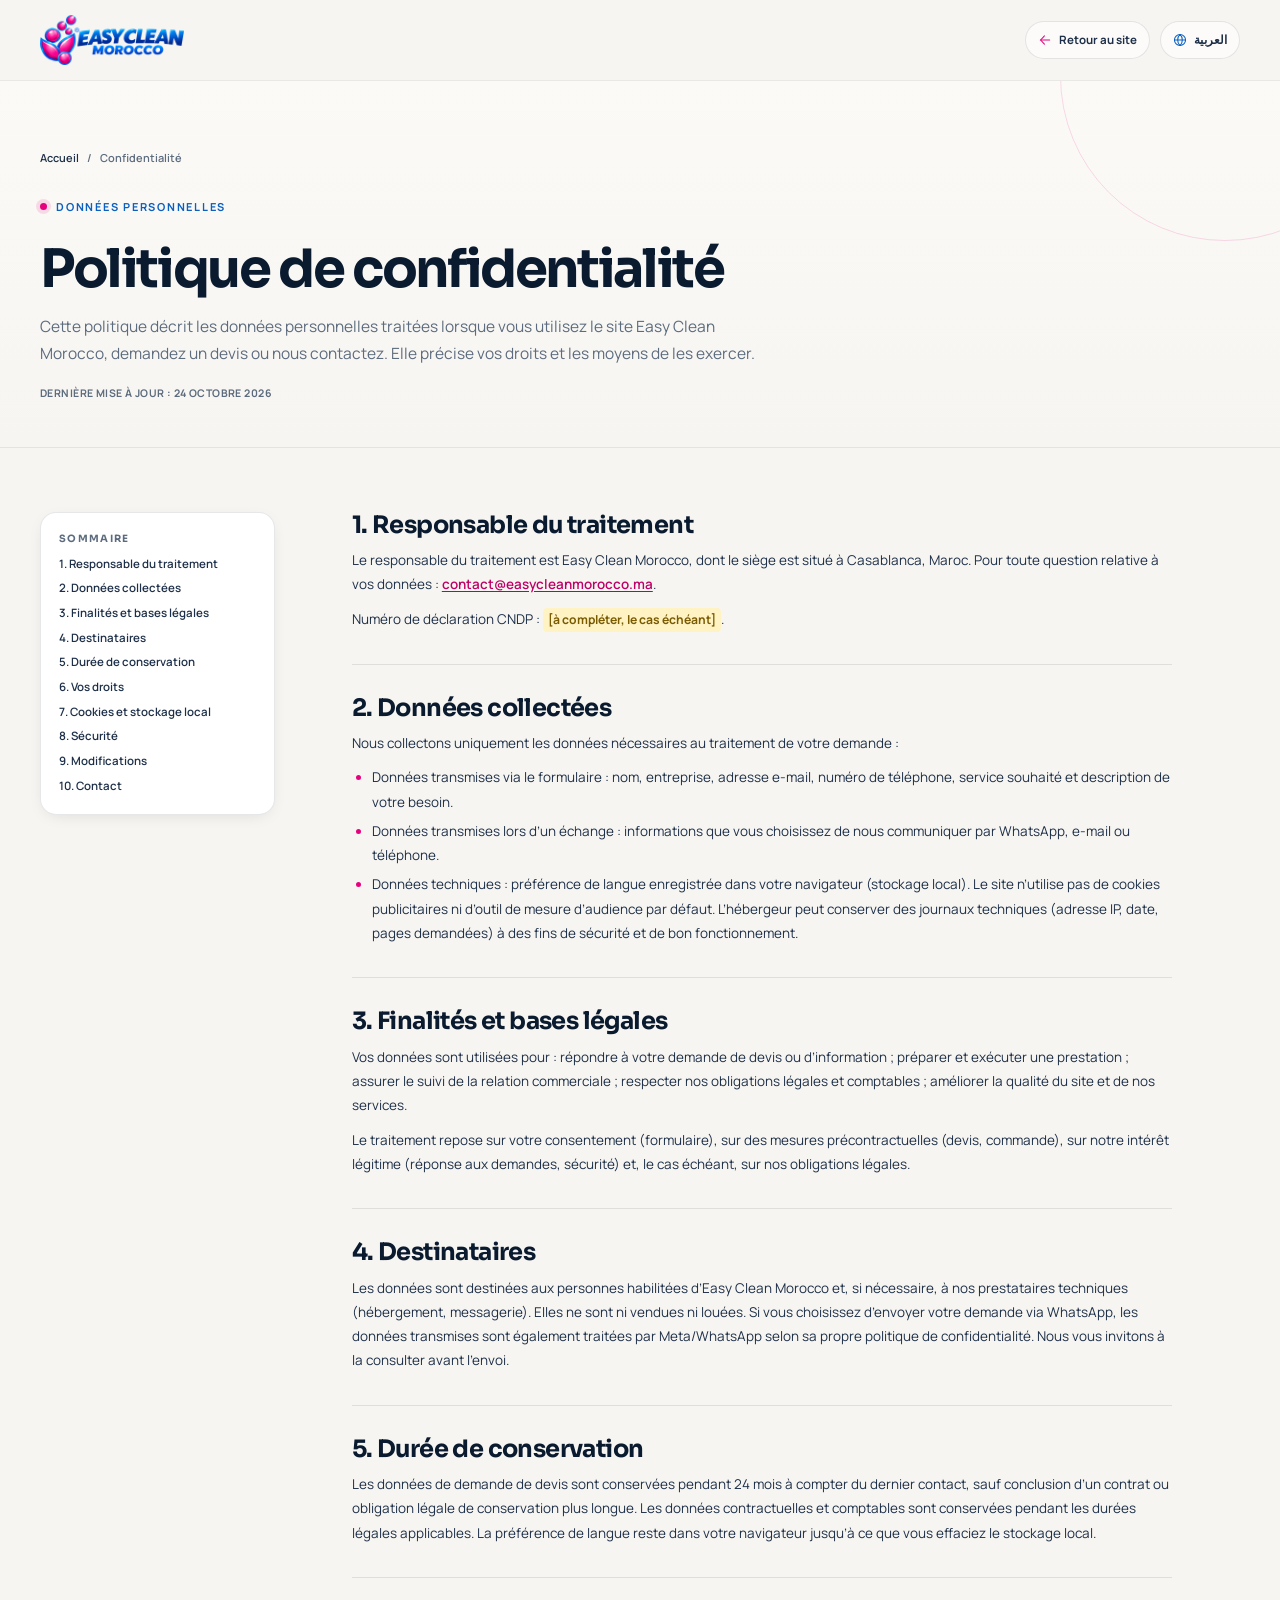
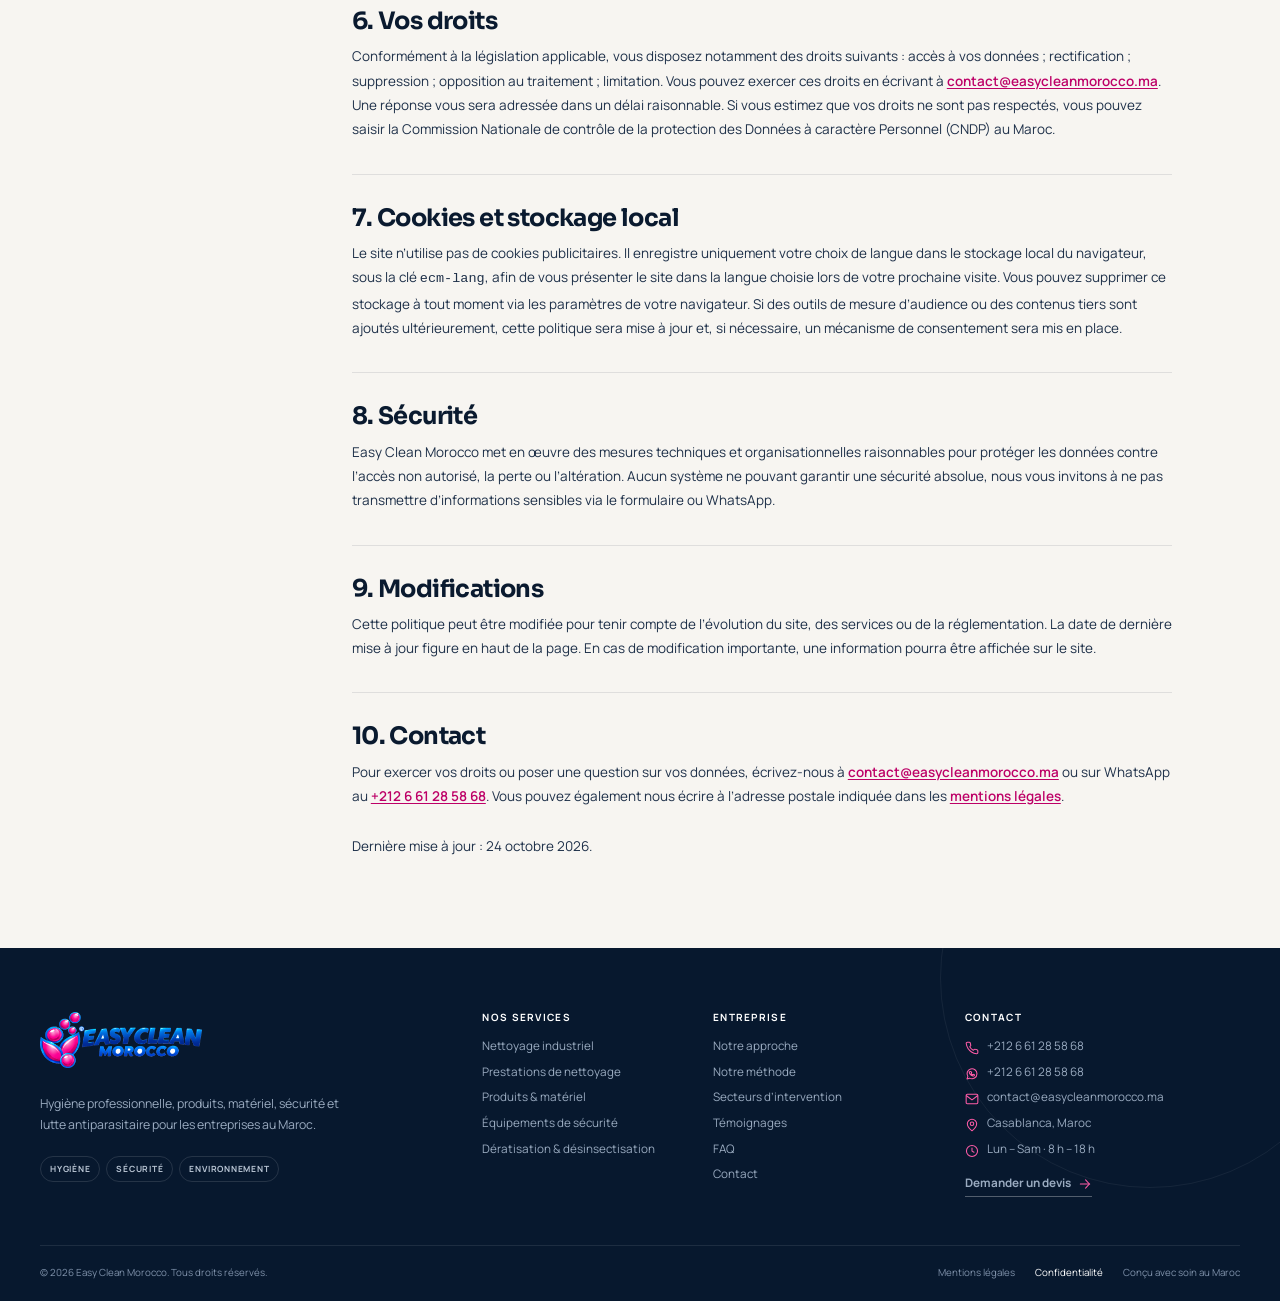
<file: confidentialite.html>
<!DOCTYPE html>
<html lang="fr" dir="ltr">
<head>
<meta charset="utf-8">
<meta name="viewport" content="width=device-width, initial-scale=1">
<title>Politique de confidentialité — Easy Clean Morocco</title>
<meta name="description" content="Politique de confidentialité d'Easy Clean Morocco : données collectées, finalités, droits et cookies.">
<meta name="theme-color" content="#07182E">
<link rel="canonical" href="https://www.easycleanmorocco.ma/confidentialite.html">
<meta property="og:type" content="website">
<meta property="og:locale" content="fr_MA">
<meta property="og:site_name" content="Easy Clean Morocco">
<meta property="og:title" content="Politique de confidentialité — Easy Clean Morocco">
<meta property="og:description" content="Politique de confidentialité d'Easy Clean Morocco : données collectées, finalités, droits et cookies.">
<meta property="og:image" content="https://www.easycleanmorocco.ma/assets/img/hero-main.jpg">
<meta property="og:image:width" content="1400">
<meta property="og:image:height" content="1867">
<meta property="og:url" content="https://www.easycleanmorocco.ma/confidentialite.html">
<meta name="twitter:card" content="summary_large_image">
<meta name="twitter:title" content="Politique de confidentialité — Easy Clean Morocco">
<meta name="twitter:description" content="Politique de confidentialité d'Easy Clean Morocco : données collectées, finalités, droits et cookies.">
<meta name="twitter:image" content="https://www.easycleanmorocco.ma/assets/img/hero-main.jpg">
<link rel="icon" href="assets/favicon.svg" type="image/svg+xml">
<link rel="preload" href="assets/fonts/sora-700.woff2" as="font" type="font/woff2" crossorigin>
<link rel="preload" href="assets/fonts/manrope-400.woff2" as="font" type="font/woff2" crossorigin>
<link rel="stylesheet" href="assets/css/style.css">
<script>document.documentElement.classList.add('js');</script>
<script>
try {
  var savedLang = localStorage.getItem('ecm-lang');
  if (savedLang === 'ar') {
    document.documentElement.lang = 'ar';
    document.documentElement.dir = 'rtl';
  }
} catch (e) {}
</script>
</head>
<body data-title-fr="Politique de confidentialité — Easy Clean Morocco" data-title-ar="سياسة الخصوصية — Easy Clean Morocco" data-desc-fr="Politique de confidentialité d'Easy Clean Morocco : données collectées, finalités, droits et cookies." data-desc-ar="سياسة الخصوصية لدى Easy Clean Morocco: البيانات المجمعة، الأغراض، الحقوق وملفات تعريف الارتباط.">


<a href="#main" class="skip-link" data-ar="الانتقال إلى المحتوى الرئيسي">Aller au contenu principal</a>


<svg class="sprite" aria-hidden="true" focusable="false" xmlns="http://www.w3.org/2000/svg">
  <symbol id="ecm-mark" viewBox="0 0 240 260">
    <defs>
      <radialGradient id="ecm-ball" cx="35%" cy="28%" r="75%">
        <stop offset="0" stop-color="#FF9CCD"/>
        <stop offset=".4" stop-color="#FF3D9E"/>
        <stop offset=".78" stop-color="#E6007E"/>
        <stop offset="1" stop-color="#A80058"/>
      </radialGradient>
      <linearGradient id="ecm-leaf" x1="0" y1="0" x2=".9" y2="1">
        <stop offset="0" stop-color="#FF4FA6"/>
        <stop offset="1" stop-color="#E6007E"/>
      </linearGradient>
    </defs>
    <g stroke="#0A5FBF" stroke-width="9" stroke-linejoin="round">
      <path d="M145 248 C125 185 130 115 160 62 C205 120 200 190 145 248 Z" fill="url(#ecm-leaf)"/>
      <path d="M175 105 C140 160 90 205 45 250 C55 185 105 140 175 105 Z" fill="url(#ecm-leaf)"/>
      <circle cx="54" cy="88" r="32" fill="url(#ecm-ball)"/>
      <circle cx="122" cy="56" r="30" fill="url(#ecm-ball)"/>
      <circle cx="198" cy="48" r="34" fill="url(#ecm-ball)"/>
      <circle cx="146" cy="116" r="22" fill="url(#ecm-ball)"/>
      <circle cx="186" cy="210" r="38" fill="url(#ecm-ball)"/>
    </g>
    <g fill="#fff" opacity=".9">
      <ellipse cx="43" cy="76" rx="10" ry="6.5" transform="rotate(-32 43 76)"/>
      <ellipse cx="112" cy="45" rx="9" ry="6" transform="rotate(-32 112 45)"/>
      <ellipse cx="187" cy="36" rx="10" ry="6.5" transform="rotate(-32 187 36)"/>
      <ellipse cx="139" cy="108" rx="6" ry="4" transform="rotate(-32 139 108)"/>
      <ellipse cx="175" cy="198" rx="10" ry="6.5" transform="rotate(-32 175 198)"/>
      <ellipse cx="147" cy="104" rx="7" ry="26" transform="rotate(6 147 104)" opacity=".8"/>
      <ellipse cx="130" cy="163" rx="7" ry="24" transform="rotate(-42 130 163)" opacity=".7"/>
    </g>
  </symbol>
  <symbol id="i-arrow" viewBox="0 0 24 24"><path d="M4 12h16"/><path d="m13 5 6.5 7-6.5 7"/></symbol>
  <symbol id="i-globe" viewBox="0 0 24 24"><circle cx="12" cy="12" r="9.5"/><path d="M2.5 12h19M12 2.5c2.7 2.6 4 6 4 9.5s-1.3 6.9-4 9.5c-2.7-2.6-4-6-4-9.5s1.3-6.9 4-9.5Z"/></symbol>
  <symbol id="i-phone" viewBox="0 0 24 24"><path d="M22 16.9v3a2 2 0 0 1-2.2 2 19.8 19.8 0 0 1-8.6-3.1 19.5 19.5 0 0 1-6-6A19.8 19.8 0 0 1 2.1 4.2 2 2 0 0 1 4.1 2h3a2 2 0 0 1 2 1.7c.1 1 .4 1.9.7 2.8a2 2 0 0 1-.5 2.1L8.1 9.9a16 16 0 0 0 6 6l1.3-1.3a2 2 0 0 1 2.1-.4c.9.3 1.8.6 2.8.7a2 2 0 0 1 1.7 2Z"/></symbol>
  <symbol id="i-whatsapp" viewBox="0 0 24 24"><path d="M20.5 11.6a8.5 8.5 0 0 1-12.6 7.5L3.5 20.5l1.4-4.3a8.5 8.5 0 1 1 15.6-4.6Z"/><path d="M8.6 8.3c.3-.6.6-.7 1-.7h.6c.2 0 .4.1.5.4l.7 1.6c.1.2 0 .4-.1.6l-.5.6c-.1.2-.2.4 0 .6.4.7 1 1.3 1.8 1.8.2.1.4.1.6-.1l.6-.6c.2-.2.4-.2.6-.1l1.6.7c.2.1.3.3.3.5v.6c0 .4-.1.7-.7 1-.5.3-1.2.4-2 .2-1.4-.4-3-1.3-4.2-2.5-1-1-1.8-2.4-2-3.4-.1-.5 0-.9.2-1.2Z"/></symbol>
  <symbol id="i-mail" viewBox="0 0 24 24"><rect x="2" y="4" width="20" height="16" rx="2"/><path d="m2.5 6.5 9.5 7 9.5-7"/></symbol>
  <symbol id="i-pin" viewBox="0 0 24 24"><path d="M20 10c0 6-8 12-8 12s-8-6-8-12a8 8 0 0 1 16 0Z"/><circle cx="12" cy="10" r="3"/></symbol>
  <symbol id="i-clock" viewBox="0 0 24 24"><circle cx="12" cy="12" r="9.5"/><path d="M12 7v5.2l3.4 2"/></symbol>
</svg>


<header class="header legal-header" id="header">
  <div class="container header__inner">
    <a class="brand" href="index.html" aria-label="Easy Clean Morocco — Accueil">
      <img class="brand__logo" src="assets/img/logo.png" alt="Easy Clean Morocco" width="1200" height="416">
    </a>

    <div class="legal-header__actions">
      <a class="legal-back" href="index.html" aria-label="Retour au site" data-ar-label="العودة إلى الموقع">
        <svg class="ico ico--arrow" aria-hidden="true"><use href="#i-arrow"/></svg>
        <span data-ar="العودة إلى الموقع">Retour au site</span>
      </a>
      <button class="lang-toggle" type="button" id="langToggle" aria-label="Passer en arabe">
        <svg class="ico" aria-hidden="true"><use href="#i-globe"/></svg>
        <span class="lang-toggle__label">العربية</span>
      </button>
    </div>
  </div>
</header>


<main id="main" class="legal-main">
  <section class="legal-hero">
    <div class="container">
      <nav class="breadcrumb" aria-label="Fil d’Ariane">
        <a href="index.html" data-ar="الرئيسية">Accueil</a>
        <span aria-hidden="true">/</span>
        <span data-ar="الخصوصية">Confidentialité</span>
      </nav>
      <p class="eyebrow" data-ar="البيانات الشخصية"><span class="eyebrow__dot"></span> Données personnelles</p>
      <h1 data-ar="سياسة الخصوصية">Politique de confidentialité</h1>
      <p class="legal-hero__lead" data-ar="توضح هذه السياسة البيانات الشخصية التي تُعالج عند استخدام موقع Easy Clean Morocco أو طلب عرض سعر أو التواصل معنا. كما تحدد حقوقكم وسبل ممارستها.">Cette politique décrit les données personnelles traitées lorsque vous utilisez le site Easy Clean Morocco, demandez un devis ou nous contactez. Elle précise vos droits et les moyens de les exercer.</p>
      <p class="legal-meta"><span data-ar="آخر تحديث: 24 أكتوبر 2026">Dernière mise à jour : 24 octobre 2026</span></p>
    </div>
  </section>

  <div class="container legal-layout">
    
<aside class="legal-toc">
  <h2 data-ar="المحتويات">Sommaire</h2>
  <ol>
    <li><a href="#responsable" data-ar="1. المسؤول عن المعالجة">1. Responsable du traitement</a></li>
    <li><a href="#donnees" data-ar="2. البيانات المجمعة">2. Données collectées</a></li>
    <li><a href="#finalites" data-ar="3. الأغراض والأسس">3. Finalités et bases légales</a></li>
    <li><a href="#destinataires" data-ar="4. المستلمون">4. Destinataires</a></li>
    <li><a href="#conservation" data-ar="5. مدة الحفظ">5. Durée de conservation</a></li>
    <li><a href="#droits" data-ar="6. حقوقكم">6. Vos droits</a></li>
    <li><a href="#cookies" data-ar="7. ملفات تعريف الارتباط">7. Cookies et stockage local</a></li>
    <li><a href="#securite" data-ar="8. الأمن">8. Sécurité</a></li>
    <li><a href="#modifications" data-ar="9. التعديلات">9. Modifications</a></li>
    <li><a href="#contact-donnees" data-ar="10. اتصل بنا">10. Contact</a></li>
  </ol>
</aside>

    
<article class="legal-content">
  <section id="responsable">
    <h2 data-ar="1. المسؤول عن المعالجة">1. Responsable du traitement</h2>
    <p data-ar="المسؤول عن معالجة بياناتكم هو Easy Clean Morocco، الكائن مقره بالدار البيضاء، المغرب. لأي سؤال يتعلق ببياناتكم: <a href='mailto:contact@easycleanmorocco.ma'><bdi dir='ltr'>contact@easycleanmorocco.ma</bdi></a>.">Le responsable du traitement est Easy Clean Morocco, dont le siège est situé à Casablanca, Maroc. Pour toute question relative à vos données : <a href="mailto:contact@easycleanmorocco.ma">contact@easycleanmorocco.ma</a>.</p>
    <p data-ar="رقم التصريح لدى اللجنة الوطنية لمراقبة حماية المعطيات ذات الطابع الشخصي (CNDP): [يُستكمل عند الاقتضاء].">Numéro de déclaration CNDP : <span class="legal-placeholder">[à compléter, le cas échéant]</span>.</p>
  </section>

  <section id="donnees">
    <h2 data-ar="2. البيانات المجمعة">2. Données collectées</h2>
    <p data-ar="نجمع فقط البيانات الضرورية لمعالجة طلبكم:">Nous collectons uniquement les données nécessaires au traitement de votre demande :</p>
    <ul>
      <li data-ar="البيانات المرسلة عبر النموذج: الاسم، الشركة، البريد الإلكتروني، رقم الهاتف، الخدمة المطلوبة ووصف الاحتياج.">Données transmises via le formulaire : nom, entreprise, adresse e-mail, numéro de téléphone, service souhaité et description de votre besoin.</li>
      <li data-ar="البيانات المرسلة أثناء التواصل: المعلومات التي تختارون مشاركتها معنا عبر واتساب أو البريد الإلكتروني أو الهاتف.">Données transmises lors d’un échange : informations que vous choisissez de nous communiquer par WhatsApp, e-mail ou téléphone.</li>
      <li data-ar="البيانات التقنية: تفضيل اللغة المحفوظ في متصفحكم (التخزين المحلي). لا يستخدم الموقع ملفات تعريف ارتباط إعلانية ولا أدوات قياس جمهور بشكل افتراضي. وقد يحتفظ المستضيف بسجلات تقنية (عنوان IP، التاريخ، الصفحات المطلوبة) لأغراض الأمن وحسن سير الموقع.">Données techniques : préférence de langue enregistrée dans votre navigateur (stockage local). Le site n’utilise pas de cookies publicitaires ni d’outil de mesure d’audience par défaut. L’hébergeur peut conserver des journaux techniques (adresse IP, date, pages demandées) à des fins de sécurité et de bon fonctionnement.</li>
    </ul>
  </section>

  <section id="finalites">
    <h2 data-ar="3. الأغراض والأسس القانونية">3. Finalités et bases légales</h2>
    <p data-ar="تُستخدم بياناتكم من أجل: الرد على طلب عرض السعر أو المعلومات؛ إعداد وتنفيذ الخدمة؛ متابعة العلاقة التجارية؛ الوفاء بالتزاماتنا القانونية والمحاسبية؛ تحسين جودة الموقع وخدماتنا.">Vos données sont utilisées pour : répondre à votre demande de devis ou d’information ; préparer et exécuter une prestation ; assurer le suivi de la relation commerciale ; respecter nos obligations légales et comptables ; améliorer la qualité du site et de nos services.</p>
    <p data-ar="تستند المعالجة إلى موافقتكم (النموذج)، وإلى الإجراءات السابقة للتعاقد (عرض السعر، الطلب)، وإلى مصلحتنا المشروعة (الرد على الطلبات، الأمن)، وعند الاقتضاء إلى التزاماتنا القانونية.">Le traitement repose sur votre consentement (formulaire), sur des mesures précontractuelles (devis, commande), sur notre intérêt légitime (réponse aux demandes, sécurité) et, le cas échéant, sur nos obligations légales.</p>
  </section>

  <section id="destinataires">
    <h2 data-ar="4. المستلمون">4. Destinataires</h2>
    <p data-ar="البيانات مخصصة للأشخاص المخولين لدى Easy Clean Morocco، وعند الحاجة لمزودينا التقنيين (الاستضافة، البريد الإلكتروني). ولا تُباع ولا تُؤجَّر. وإذا اخترتم إرسال طلبكم عبر واتساب، فإن البيانات المرسلة تُعالج أيضاً من طرف Meta/WhatsApp وفقاً لسياسة الخصوصية الخاصة بها. ندعوكم إلى الاطلاع عليها قبل الإرسال.">Les données sont destinées aux personnes habilitées d’Easy Clean Morocco et, si nécessaire, à nos prestataires techniques (hébergement, messagerie). Elles ne sont ni vendues ni louées. Si vous choisissez d’envoyer votre demande via WhatsApp, les données transmises sont également traitées par Meta/WhatsApp selon sa propre politique de confidentialité. Nous vous invitons à la consulter avant l’envoi.</p>
  </section>

  <section id="conservation">
    <h2 data-ar="5. مدة الحفظ">5. Durée de conservation</h2>
    <p data-ar="تُحفظ بيانات طلب عرض السعر لمدة 24 شهراً من آخر تواصل، ما لم يُبرم عقد أو توجد مدة حفظ قانونية أطول. وتُحفظ البيانات التعاقدية والمحاسبية للمدد القانونية المعمول بها. ويبقى تفضيل اللغة في متصفحكم إلى حين مسح التخزين المحلي.">Les données de demande de devis sont conservées pendant 24 mois à compter du dernier contact, sauf conclusion d’un contrat ou obligation légale de conservation plus longue. Les données contractuelles et comptables sont conservées pendant les durées légales applicables. La préférence de langue reste dans votre navigateur jusqu’à ce que vous effaciez le stockage local.</p>
  </section>

  <section id="droits">
    <h2 data-ar="6. حقوقكم">6. Vos droits</h2>
    <p data-ar="وفقاً للتشريع المعمول به، تتمتعون على وجه الخصوص بالحقوق التالية: الوصول إلى بياناتكم؛ التصحيح؛ الحذف؛ الاعتراض على المعالجة؛ التقييد. يمكنكم ممارسة هذه الحقوق بمراسلتنا على <a href='mailto:contact@easycleanmorocco.ma'><bdi dir='ltr'>contact@easycleanmorocco.ma</bdi></a>. وسيتم الرد عليكم في أجل معقول. وإذا رأيتم أن حقوقكم لا تُحترم، يمكنكم اللجوء إلى اللجنة الوطنية لمراقبة حماية المعطيات ذات الطابع الشخصي (CNDP) بالمغرب.">Conformément à la législation applicable, vous disposez notamment des droits suivants : accès à vos données ; rectification ; suppression ; opposition au traitement ; limitation. Vous pouvez exercer ces droits en écrivant à <a href="mailto:contact@easycleanmorocco.ma">contact@easycleanmorocco.ma</a>. Une réponse vous sera adressée dans un délai raisonnable. Si vous estimez que vos droits ne sont pas respectés, vous pouvez saisir la Commission Nationale de contrôle de la protection des Données à caractère Personnel (CNDP) au Maroc.</p>
  </section>

  <section id="cookies">
    <h2 data-ar="7. ملفات تعريف الارتباط والتخزين المحلي">7. Cookies et stockage local</h2>
    <p data-ar="لا يستخدم الموقع ملفات تعريف ارتباط إعلانية. ويحفظ فقط اختيار اللغة في التخزين المحلي للمتصفح تحت المفتاح ecm-lang، لعرض الموقع باللغة المختارة عند زيارتكم التالية. يمكنكم حذف هذا التخزين في أي وقت عبر إعدادات المتصفح. وإذا أُضيفت لاحقاً أدوات لقياس الجمهور أو محتويات تابعة لجهات خارجية، فسيتم تحديث هذه السياسة، وعند الحاجة سيتم اعتماد آلية للموافقة.">Le site n’utilise pas de cookies publicitaires. Il enregistre uniquement votre choix de langue dans le stockage local du navigateur, sous la clé <code>ecm-lang</code>, afin de vous présenter le site dans la langue choisie lors de votre prochaine visite. Vous pouvez supprimer ce stockage à tout moment via les paramètres de votre navigateur. Si des outils de mesure d’audience ou des contenus tiers sont ajoutés ultérieurement, cette politique sera mise à jour et, si nécessaire, un mécanisme de consentement sera mis en place.</p>
  </section>

  <section id="securite">
    <h2 data-ar="8. الأمن">8. Sécurité</h2>
    <p data-ar="يتخذ Easy Clean Morocco تدابير تقنية وتنظيمية معقولة لحماية البيانات من الوصول غير المصرح به أو الفقدان أو التغيير. وبما أنه لا يوجد نظام يضمن أماناً مطلقاً، ندعوكم إلى عدم إرسال معلومات حساسة عبر النموذج أو واتساب.">Easy Clean Morocco met en œuvre des mesures techniques et organisationnelles raisonnables pour protéger les données contre l’accès non autorisé, la perte ou l’altération. Aucun système ne pouvant garantir une sécurité absolue, nous vous invitons à ne pas transmettre d’informations sensibles via le formulaire ou WhatsApp.</p>
  </section>

  <section id="modifications">
    <h2 data-ar="9. التعديلات">9. Modifications</h2>
    <p data-ar="قد تُعدَّل هذه السياسة لمواكبة تطور الموقع أو الخدمات أو التشريعات. ويظهر تاريخ آخر تحديث في أعلى الصفحة. وفي حال إجراء تعديل جوهري، يمكن عرض إشعار على الموقع.">Cette politique peut être modifiée pour tenir compte de l’évolution du site, des services ou de la réglementation. La date de dernière mise à jour figure en haut de la page. En cas de modification importante, une information pourra être affichée sur le site.</p>
  </section>

  <section id="contact-donnees">
    <h2 data-ar="10. اتصل بنا">10. Contact</h2>
    <p data-ar="لممارسة حقوقكم أو طرح سؤال حول بياناتكم، راسلونا على <a href='mailto:contact@easycleanmorocco.ma'><bdi dir='ltr'>contact@easycleanmorocco.ma</bdi></a> أو عبر واتساب على <a href='https://wa.me/212661285868' target='_blank' rel='noopener'><bdi dir='ltr'>+212 6 61 28 58 68</bdi></a>. يمكنكم أيضاً مراسلتنا على العنوان البريدي المذكور في <a href='mentions-legales.html'>المعلومات القانونية</a>.">Pour exercer vos droits ou poser une question sur vos données, écrivez-nous à <a href="mailto:contact@easycleanmorocco.ma">contact@easycleanmorocco.ma</a> ou sur WhatsApp au <a href="https://wa.me/212661285868" target="_blank" rel="noopener">+212 6 61 28 58 68</a>. Vous pouvez également nous écrire à l’adresse postale indiquée dans les <a href="mentions-legales.html">mentions légales</a>.</p>
  </section>

  <p class="legal-footer-note" data-ar="آخر تحديث: 24 أكتوبر 2026.">Dernière mise à jour : 24 octobre 2026.</p>
</article>

  </div>
</main>


<footer class="footer">
  <div class="container">
    <div class="footer__grid">
      <div class="footer__brand">
        <a class="brand brand--footer" href="index.html" aria-label="Easy Clean Morocco — Accueil">
          <img class="brand__logo" src="assets/img/logo.png" alt="Easy Clean Morocco" width="1200" height="416">
        </a>
        <p data-ar="النظافة المهنية، المنتجات، المعدات، السلامة ومكافحة الحشرات للشركات في المغرب.">Hygiène professionnelle, produits, matériel, sécurité et lutte antiparasitaire pour les entreprises au Maroc.</p>
        <div class="footer__tags">
          <span data-ar="نظافة">Hygiène</span>
          <span data-ar="سلامة">Sécurité</span>
          <span data-ar="بيئة">Environnement</span>
        </div>
      </div>

      <div class="footer__col">
        <h3 data-ar="خدماتنا">Nos services</h3>
        <ul>
          <li><a href="index.html#services" data-ar="التنظيف الصناعي">Nettoyage industriel</a></li>
          <li><a href="index.html#services" data-ar="خدمات التنظيف">Prestations de nettoyage</a></li>
          <li><a href="index.html#produits" data-ar="المنتجات والمعدات">Produits &amp; matériel</a></li>
          <li><a href="index.html#services" data-ar="معدات السلامة">Équipements de sécurité</a></li>
          <li><a href="index.html#services" data-ar="مكافحة القوارض والحشرات">Dératisation &amp; désinsectisation</a></li>
        </ul>
      </div>

      <div class="footer__col">
        <h3 data-ar="الشركة">Entreprise</h3>
        <ul>
          <li><a href="index.html#approche" data-ar="نهجنا">Notre approche</a></li>
          <li><a href="index.html#methode" data-ar="طريقتنا">Notre méthode</a></li>
          <li><a href="index.html#secteurs" data-ar="القطاعات">Secteurs d’intervention</a></li>
          <li><a href="index.html#temoignages" data-ar="شهادات">Témoignages</a></li>
          <li><a href="index.html#faq" data-ar="الأسئلة الشائعة">FAQ</a></li>
          <li><a href="index.html#contact" data-ar="اتصل بنا">Contact</a></li>
        </ul>
      </div>

      <div class="footer__col footer__contact">
        <h3 data-ar="اتصال">Contact</h3>
        <ul class="footer__contact-list">
          <li><svg class="ico" aria-hidden="true"><use href="#i-phone"/></svg><a href="tel:+212661285868"><bdi dir="ltr">+212 6 61 28 58 68</bdi></a></li>
          <li><svg class="ico" aria-hidden="true"><use href="#i-whatsapp"/></svg><a href="https://wa.me/212661285868" target="_blank" rel="noopener"><bdi dir="ltr">+212 6 61 28 58 68</bdi></a></li>
          <li><svg class="ico" aria-hidden="true"><use href="#i-mail"/></svg><a href="mailto:contact@easycleanmorocco.ma"><bdi dir="ltr">contact@easycleanmorocco.ma</bdi></a></li>
          <li><svg class="ico" aria-hidden="true"><use href="#i-pin"/></svg><span data-ar="الدار البيضاء، المغرب">Casablanca, Maroc</span></li>
          <li><svg class="ico" aria-hidden="true"><use href="#i-clock"/></svg><span data-ar="الاثنين – السبت · من الثامنة صباحاً إلى السادسة مساءً">Lun – Sam · 8 h – 18 h</span></li>
        </ul>
        <a href="index.html#contact" class="footer__cta"><span data-ar="اطلب عرض سعر">Demander un devis</span> <svg class="ico ico--arrow" aria-hidden="true"><use href="#i-arrow"/></svg></a>
      </div>
    </div>

    <div class="footer__bottom">
      <p data-ar="© 2026 Easy Clean Morocco. جميع الحقوق محفوظة.">© 2026 Easy Clean Morocco. Tous droits réservés.</p>
      <div class="footer__legal">
        <a href="mentions-legales.html" data-ar="المعلومات القانونية">Mentions légales</a>
        <a href="confidentialite.html" data-ar="الخصوصية" aria-current="page">Confidentialité</a>
        <span data-ar="صُنع بعناية في المغرب">Conçu avec soin au Maroc</span>
      </div>
    </div>
  </div>
</footer>


<script src="assets/js/main.js" defer></script>
</body>
</html>
</file>
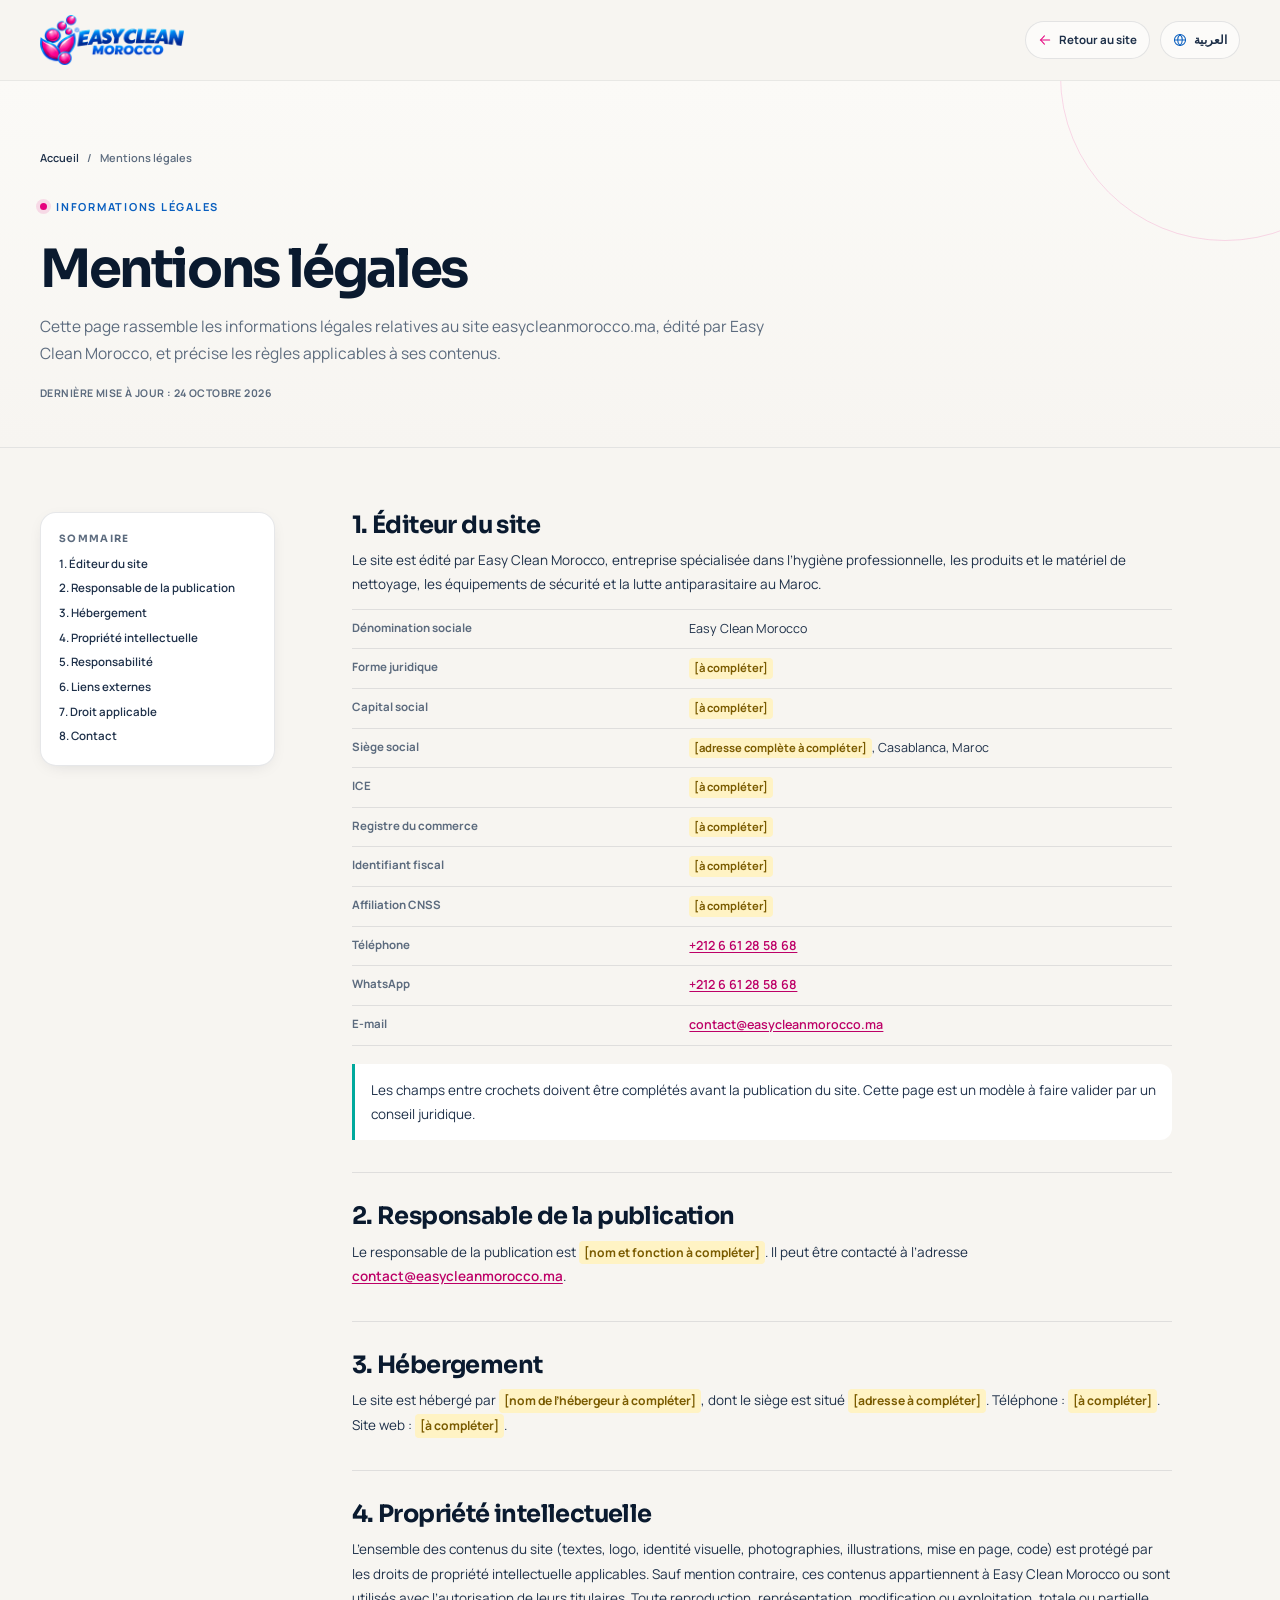
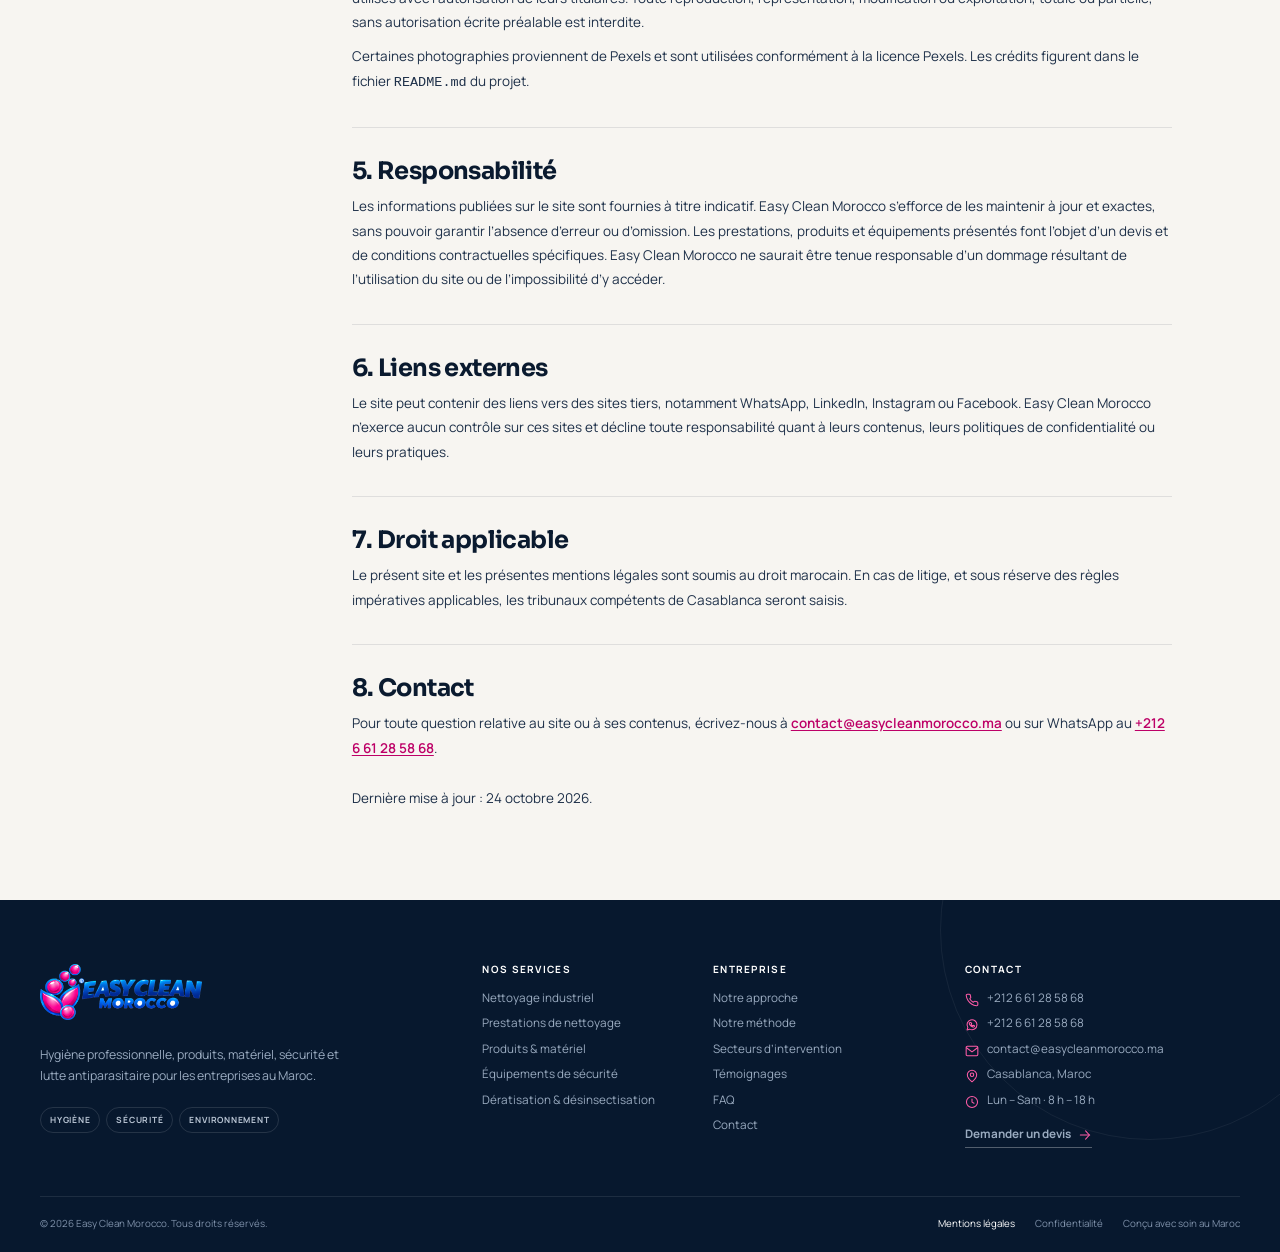
<file: mentions-legales.html>
<!DOCTYPE html>
<html lang="fr" dir="ltr">
<head>
<meta charset="utf-8">
<meta name="viewport" content="width=device-width, initial-scale=1">
<title>Mentions légales — Easy Clean Morocco</title>
<meta name="description" content="Mentions légales du site Easy Clean Morocco : éditeur, hébergement, propriété intellectuelle et responsabilité.">
<meta name="theme-color" content="#07182E">
<link rel="canonical" href="https://www.easycleanmorocco.ma/mentions-legales.html">
<meta property="og:type" content="website">
<meta property="og:locale" content="fr_MA">
<meta property="og:site_name" content="Easy Clean Morocco">
<meta property="og:title" content="Mentions légales — Easy Clean Morocco">
<meta property="og:description" content="Mentions légales du site Easy Clean Morocco : éditeur, hébergement, propriété intellectuelle et responsabilité.">
<meta property="og:image" content="https://www.easycleanmorocco.ma/assets/img/hero-main.jpg">
<meta property="og:image:width" content="1400">
<meta property="og:image:height" content="1867">
<meta property="og:url" content="https://www.easycleanmorocco.ma/mentions-legales.html">
<meta name="twitter:card" content="summary_large_image">
<meta name="twitter:title" content="Mentions légales — Easy Clean Morocco">
<meta name="twitter:description" content="Mentions légales du site Easy Clean Morocco : éditeur, hébergement, propriété intellectuelle et responsabilité.">
<meta name="twitter:image" content="https://www.easycleanmorocco.ma/assets/img/hero-main.jpg">
<link rel="icon" href="assets/favicon.svg" type="image/svg+xml">
<link rel="preload" href="assets/fonts/sora-700.woff2" as="font" type="font/woff2" crossorigin>
<link rel="preload" href="assets/fonts/manrope-400.woff2" as="font" type="font/woff2" crossorigin>
<link rel="stylesheet" href="assets/css/style.css">
<script>document.documentElement.classList.add('js');</script>
<script>
try {
  var savedLang = localStorage.getItem('ecm-lang');
  if (savedLang === 'ar') {
    document.documentElement.lang = 'ar';
    document.documentElement.dir = 'rtl';
  }
} catch (e) {}
</script>
</head>
<body data-title-fr="Mentions légales — Easy Clean Morocco" data-title-ar="المعلومات القانونية — Easy Clean Morocco" data-desc-fr="Mentions légales du site Easy Clean Morocco : éditeur, hébergement, propriété intellectuelle et responsabilité." data-desc-ar="المعلومات القانونية لموقع Easy Clean Morocco: الناشر، الاستضافة، الملكية الفكرية والمسؤولية.">


<a href="#main" class="skip-link" data-ar="الانتقال إلى المحتوى الرئيسي">Aller au contenu principal</a>


<svg class="sprite" aria-hidden="true" focusable="false" xmlns="http://www.w3.org/2000/svg">
  <symbol id="ecm-mark" viewBox="0 0 240 260">
    <defs>
      <radialGradient id="ecm-ball" cx="35%" cy="28%" r="75%">
        <stop offset="0" stop-color="#FF9CCD"/>
        <stop offset=".4" stop-color="#FF3D9E"/>
        <stop offset=".78" stop-color="#E6007E"/>
        <stop offset="1" stop-color="#A80058"/>
      </radialGradient>
      <linearGradient id="ecm-leaf" x1="0" y1="0" x2=".9" y2="1">
        <stop offset="0" stop-color="#FF4FA6"/>
        <stop offset="1" stop-color="#E6007E"/>
      </linearGradient>
    </defs>
    <g stroke="#0A5FBF" stroke-width="9" stroke-linejoin="round">
      <path d="M145 248 C125 185 130 115 160 62 C205 120 200 190 145 248 Z" fill="url(#ecm-leaf)"/>
      <path d="M175 105 C140 160 90 205 45 250 C55 185 105 140 175 105 Z" fill="url(#ecm-leaf)"/>
      <circle cx="54" cy="88" r="32" fill="url(#ecm-ball)"/>
      <circle cx="122" cy="56" r="30" fill="url(#ecm-ball)"/>
      <circle cx="198" cy="48" r="34" fill="url(#ecm-ball)"/>
      <circle cx="146" cy="116" r="22" fill="url(#ecm-ball)"/>
      <circle cx="186" cy="210" r="38" fill="url(#ecm-ball)"/>
    </g>
    <g fill="#fff" opacity=".9">
      <ellipse cx="43" cy="76" rx="10" ry="6.5" transform="rotate(-32 43 76)"/>
      <ellipse cx="112" cy="45" rx="9" ry="6" transform="rotate(-32 112 45)"/>
      <ellipse cx="187" cy="36" rx="10" ry="6.5" transform="rotate(-32 187 36)"/>
      <ellipse cx="139" cy="108" rx="6" ry="4" transform="rotate(-32 139 108)"/>
      <ellipse cx="175" cy="198" rx="10" ry="6.5" transform="rotate(-32 175 198)"/>
      <ellipse cx="147" cy="104" rx="7" ry="26" transform="rotate(6 147 104)" opacity=".8"/>
      <ellipse cx="130" cy="163" rx="7" ry="24" transform="rotate(-42 130 163)" opacity=".7"/>
    </g>
  </symbol>
  <symbol id="i-arrow" viewBox="0 0 24 24"><path d="M4 12h16"/><path d="m13 5 6.5 7-6.5 7"/></symbol>
  <symbol id="i-globe" viewBox="0 0 24 24"><circle cx="12" cy="12" r="9.5"/><path d="M2.5 12h19M12 2.5c2.7 2.6 4 6 4 9.5s-1.3 6.9-4 9.5c-2.7-2.6-4-6-4-9.5s1.3-6.9 4-9.5Z"/></symbol>
  <symbol id="i-phone" viewBox="0 0 24 24"><path d="M22 16.9v3a2 2 0 0 1-2.2 2 19.8 19.8 0 0 1-8.6-3.1 19.5 19.5 0 0 1-6-6A19.8 19.8 0 0 1 2.1 4.2 2 2 0 0 1 4.1 2h3a2 2 0 0 1 2 1.7c.1 1 .4 1.9.7 2.8a2 2 0 0 1-.5 2.1L8.1 9.9a16 16 0 0 0 6 6l1.3-1.3a2 2 0 0 1 2.1-.4c.9.3 1.8.6 2.8.7a2 2 0 0 1 1.7 2Z"/></symbol>
  <symbol id="i-whatsapp" viewBox="0 0 24 24"><path d="M20.5 11.6a8.5 8.5 0 0 1-12.6 7.5L3.5 20.5l1.4-4.3a8.5 8.5 0 1 1 15.6-4.6Z"/><path d="M8.6 8.3c.3-.6.6-.7 1-.7h.6c.2 0 .4.1.5.4l.7 1.6c.1.2 0 .4-.1.6l-.5.6c-.1.2-.2.4 0 .6.4.7 1 1.3 1.8 1.8.2.1.4.1.6-.1l.6-.6c.2-.2.4-.2.6-.1l1.6.7c.2.1.3.3.3.5v.6c0 .4-.1.7-.7 1-.5.3-1.2.4-2 .2-1.4-.4-3-1.3-4.2-2.5-1-1-1.8-2.4-2-3.4-.1-.5 0-.9.2-1.2Z"/></symbol>
  <symbol id="i-mail" viewBox="0 0 24 24"><rect x="2" y="4" width="20" height="16" rx="2"/><path d="m2.5 6.5 9.5 7 9.5-7"/></symbol>
  <symbol id="i-pin" viewBox="0 0 24 24"><path d="M20 10c0 6-8 12-8 12s-8-6-8-12a8 8 0 0 1 16 0Z"/><circle cx="12" cy="10" r="3"/></symbol>
  <symbol id="i-clock" viewBox="0 0 24 24"><circle cx="12" cy="12" r="9.5"/><path d="M12 7v5.2l3.4 2"/></symbol>
</svg>


<header class="header legal-header" id="header">
  <div class="container header__inner">
    <a class="brand" href="index.html" aria-label="Easy Clean Morocco — Accueil">
      <img class="brand__logo" src="assets/img/logo.png" alt="Easy Clean Morocco" width="1200" height="416">
    </a>

    <div class="legal-header__actions">
      <a class="legal-back" href="index.html" aria-label="Retour au site" data-ar-label="العودة إلى الموقع">
        <svg class="ico ico--arrow" aria-hidden="true"><use href="#i-arrow"/></svg>
        <span data-ar="العودة إلى الموقع">Retour au site</span>
      </a>
      <button class="lang-toggle" type="button" id="langToggle" aria-label="Passer en arabe">
        <svg class="ico" aria-hidden="true"><use href="#i-globe"/></svg>
        <span class="lang-toggle__label">العربية</span>
      </button>
    </div>
  </div>
</header>


<main id="main" class="legal-main">
  <section class="legal-hero">
    <div class="container">
      <nav class="breadcrumb" aria-label="Fil d’Ariane">
        <a href="index.html" data-ar="الرئيسية">Accueil</a>
        <span aria-hidden="true">/</span>
        <span data-ar="المعلومات القانونية">Mentions légales</span>
      </nav>
      <p class="eyebrow" data-ar="المعلومات القانونية"><span class="eyebrow__dot"></span> Informations légales</p>
      <h1 data-ar="المعلومات القانونية">Mentions légales</h1>
      <p class="legal-hero__lead" data-ar="تجمع هذه الصفحة المعلومات القانونية المتعلقة بموقع easycleanmorocco.ma، الذي ينشره Easy Clean Morocco، وتحدد القواعد المطبقة على محتوياته.">Cette page rassemble les informations légales relatives au site easycleanmorocco.ma, édité par Easy Clean Morocco, et précise les règles applicables à ses contenus.</p>
      <p class="legal-meta"><span data-ar="آخر تحديث: 24 أكتوبر 2026">Dernière mise à jour : 24 octobre 2026</span></p>
    </div>
  </section>

  <div class="container legal-layout">
    
<aside class="legal-toc">
  <h2 data-ar="المحتويات">Sommaire</h2>
  <ol>
    <li><a href="#editeur" data-ar="1. ناشر الموقع">1. Éditeur du site</a></li>
    <li><a href="#publication" data-ar="2. المسؤول عن النشر">2. Responsable de la publication</a></li>
    <li><a href="#hebergement" data-ar="3. الاستضافة">3. Hébergement</a></li>
    <li><a href="#propriete" data-ar="4. الملكية الفكرية">4. Propriété intellectuelle</a></li>
    <li><a href="#responsabilite" data-ar="5. المسؤولية">5. Responsabilité</a></li>
    <li><a href="#liens" data-ar="6. الروابط الخارجية">6. Liens externes</a></li>
    <li><a href="#droit" data-ar="7. القانون المطبق">7. Droit applicable</a></li>
    <li><a href="#contact-legal" data-ar="8. اتصل بنا">8. Contact</a></li>
  </ol>
</aside>

    
<article class="legal-content">
  <section id="editeur">
    <h2 data-ar="1. ناشر الموقع">1. Éditeur du site</h2>
    <p data-ar="الموقع منشور من طرف Easy Clean Morocco، شركة متخصصة في النظافة المهنية ومنتجات ومعدات التنظيف ومعدات السلامة ومكافحة الحشرات والقوارض بالمغرب.">Le site est édité par Easy Clean Morocco, entreprise spécialisée dans l’hygiène professionnelle, les produits et le matériel de nettoyage, les équipements de sécurité et la lutte antiparasitaire au Maroc.</p>
    <dl class="legal-id-list">
      <div><dt data-ar="الاسم التجاري">Dénomination sociale</dt><dd>Easy Clean Morocco</dd></div>
      <div><dt data-ar="الشكل القانوني">Forme juridique</dt><dd><span class="legal-placeholder" data-ar="[يُستكمل]">[à compléter]</span></dd></div>
      <div><dt data-ar="رأس المال">Capital social</dt><dd><span class="legal-placeholder" data-ar="[يُستكمل]">[à compléter]</span></dd></div>
      <div><dt data-ar="المقر الاجتماعي">Siège social</dt><dd><span data-ar="[العنوان الكامل يُستكمل]، الدار البيضاء، المغرب"><span class="legal-placeholder">[adresse complète à compléter]</span>, Casablanca, Maroc</span></dd></div>
      <div><dt data-ar="رقم التعريف المقاولاتي (ICE)">ICE</dt><dd><span class="legal-placeholder" data-ar="[يُستكمل]">[à compléter]</span></dd></div>
      <div><dt data-ar="السجل التجاري">Registre du commerce</dt><dd><span class="legal-placeholder" data-ar="[يُستكمل]">[à compléter]</span></dd></div>
      <div><dt data-ar="التعريف الضريبي">Identifiant fiscal</dt><dd><span class="legal-placeholder" data-ar="[يُستكمل]">[à compléter]</span></dd></div>
      <div><dt data-ar="رقم الانخراط في CNSS">Affiliation CNSS</dt><dd><span class="legal-placeholder" data-ar="[يُستكمل]">[à compléter]</span></dd></div>
      <div><dt data-ar="الهاتف">Téléphone</dt><dd><a href="tel:+212661285868"><bdi dir="ltr">+212 6 61 28 58 68</bdi></a></dd></div>
      <div><dt data-ar="واتساب">WhatsApp</dt><dd><a href="https://wa.me/212661285868" target="_blank" rel="noopener"><bdi dir="ltr">+212 6 61 28 58 68</bdi></a></dd></div>
      <div><dt data-ar="البريد الإلكتروني">E-mail</dt><dd><a href="mailto:contact@easycleanmorocco.ma"><bdi dir="ltr">contact@easycleanmorocco.ma</bdi></a></dd></div>
    </dl>
    <p class="legal-note" data-ar="يجب استكمال الحقول الموجودة بين قوسين قبل نشر الموقع. هذه الصفحة نموذج أولي ولا تُغني عن المراجعة القانونية.">Les champs entre crochets doivent être complétés avant la publication du site. Cette page est un modèle à faire valider par un conseil juridique.</p>
  </section>

  <section id="publication">
    <h2 data-ar="2. المسؤول عن النشر">2. Responsable de la publication</h2>
    <p data-ar="المسؤول عن النشر هو [الاسم والوظيفة يُستكملان]. يمكن التواصل معه عبر البريد الإلكتروني <a href='mailto:contact@easycleanmorocco.ma'><bdi dir='ltr'>contact@easycleanmorocco.ma</bdi></a>.">Le responsable de la publication est <span class="legal-placeholder">[nom et fonction à compléter]</span>. Il peut être contacté à l’adresse <a href="mailto:contact@easycleanmorocco.ma">contact@easycleanmorocco.ma</a>.</p>
  </section>

  <section id="hebergement">
    <h2 data-ar="3. الاستضافة">3. Hébergement</h2>
    <p data-ar="يُستضاف الموقع لدى [اسم المستضيف يُستكمل]، الكائن مقره في [العنوان يُستكمل]. الهاتف: [يُستكمل]. الموقع الإلكتروني: [يُستكمل].">Le site est hébergé par <span class="legal-placeholder">[nom de l’hébergeur à compléter]</span>, dont le siège est situé <span class="legal-placeholder">[adresse à compléter]</span>. Téléphone : <span class="legal-placeholder">[à compléter]</span>. Site web : <span class="legal-placeholder">[à compléter]</span>.</p>
  </section>

  <section id="propriete">
    <h2 data-ar="4. الملكية الفكرية">4. Propriété intellectuelle</h2>
    <p data-ar="جميع محتويات الموقع (النصوص، الشعار، الهوية البصرية، الصور، الرسوم، التصميم، الشيفرة) محمية بموجب حقوق الملكية الفكرية المعمول بها. ما لم يُذكر خلاف ذلك، فإن هذه المحتويات مملوكة لـ Easy Clean Morocco أو مستخدمة بإذن من أصحابها. يُمنع أي نسخ أو تمثيل أو تعديل أو استغلال، كلياً أو جزئياً، دون إذن كتابي مسبق.">L’ensemble des contenus du site (textes, logo, identité visuelle, photographies, illustrations, mise en page, code) est protégé par les droits de propriété intellectuelle applicables. Sauf mention contraire, ces contenus appartiennent à Easy Clean Morocco ou sont utilisés avec l’autorisation de leurs titulaires. Toute reproduction, représentation, modification ou exploitation, totale ou partielle, sans autorisation écrite préalable est interdite.</p>
    <p data-ar="بعض الصور مصدرها Pexels وتُستخدم وفقاً لرخصة Pexels. وتُذكر الإشارات في ملف README الخاص بالمشروع.">Certaines photographies proviennent de Pexels et sont utilisées conformément à la licence Pexels. Les crédits figurent dans le fichier <code>README.md</code> du projet.</p>
  </section>

  <section id="responsabilite">
    <h2 data-ar="5. المسؤولية">5. Responsabilité</h2>
    <p data-ar="تُقدَّم المعلومات المنشورة على الموقع على سبيل الإرشاد. يحرص Easy Clean Morocco على تحديثها ودقتها، دون ضمان خلوّها من الأخطاء أو السهو. تخضع الخدمات والمنتجات والمعدات المعروضة لعرض سعر وشروط تعاقدية خاصة. ولا يتحمل Easy Clean Morocco مسؤولية أي ضرر ناتج عن استخدام الموقع أو تعذر الوصول إليه.">Les informations publiées sur le site sont fournies à titre indicatif. Easy Clean Morocco s’efforce de les maintenir à jour et exactes, sans pouvoir garantir l’absence d’erreur ou d’omission. Les prestations, produits et équipements présentés font l’objet d’un devis et de conditions contractuelles spécifiques. Easy Clean Morocco ne saurait être tenue responsable d’un dommage résultant de l’utilisation du site ou de l’impossibilité d’y accéder.</p>
  </section>

  <section id="liens">
    <h2 data-ar="6. الروابط الخارجية">6. Liens externes</h2>
    <p data-ar="قد يتضمن الموقع روابط إلى مواقع تابعة لجهات خارجية، لا سيما واتساب ولينكدإن وإنستغرام وفيسبوك. ولا يمارس Easy Clean Morocco أي رقابة على هذه المواقع، ولا يتحمل أي مسؤولية عن محتوياتها أو سياسات الخصوصية أو ممارساتها.">Le site peut contenir des liens vers des sites tiers, notamment WhatsApp, LinkedIn, Instagram ou Facebook. Easy Clean Morocco n’exerce aucun contrôle sur ces sites et décline toute responsabilité quant à leurs contenus, leurs politiques de confidentialité ou leurs pratiques.</p>
  </section>

  <section id="droit">
    <h2 data-ar="7. القانون المطبق">7. Droit applicable</h2>
    <p data-ar="يخضع هذا الموقع وهذه المعلومات القانونية للقانون المغربي. وفي حالة نزاع، ومع مراعاة القواعد الآمرة المعمول بها، تختص المحاكم المختصة بالدار البيضاء بالنظر فيه.">Le présent site et les présentes mentions légales sont soumis au droit marocain. En cas de litige, et sous réserve des règles impératives applicables, les tribunaux compétents de Casablanca seront saisis.</p>
  </section>

  <section id="contact-legal">
    <h2 data-ar="8. اتصل بنا">8. Contact</h2>
    <p data-ar="لأي سؤال يتعلق بالموقع أو محتوياته، يمكنكم مراسلتنا على <a href='mailto:contact@easycleanmorocco.ma'><bdi dir='ltr'>contact@easycleanmorocco.ma</bdi></a> أو عبر واتساب على <a href='https://wa.me/212661285868' target='_blank' rel='noopener'><bdi dir='ltr'>+212 6 61 28 58 68</bdi></a>.">Pour toute question relative au site ou à ses contenus, écrivez-nous à <a href="mailto:contact@easycleanmorocco.ma">contact@easycleanmorocco.ma</a> ou sur WhatsApp au <a href="https://wa.me/212661285868" target="_blank" rel="noopener">+212 6 61 28 58 68</a>.</p>
  </section>

  <p class="legal-footer-note" data-ar="آخر تحديث: 24 أكتوبر 2026.">Dernière mise à jour : 24 octobre 2026.</p>
</article>

  </div>
</main>


<footer class="footer">
  <div class="container">
    <div class="footer__grid">
      <div class="footer__brand">
        <a class="brand brand--footer" href="index.html" aria-label="Easy Clean Morocco — Accueil">
          <img class="brand__logo" src="assets/img/logo.png" alt="Easy Clean Morocco" width="1200" height="416">
        </a>
        <p data-ar="النظافة المهنية، المنتجات، المعدات، السلامة ومكافحة الحشرات للشركات في المغرب.">Hygiène professionnelle, produits, matériel, sécurité et lutte antiparasitaire pour les entreprises au Maroc.</p>
        <div class="footer__tags">
          <span data-ar="نظافة">Hygiène</span>
          <span data-ar="سلامة">Sécurité</span>
          <span data-ar="بيئة">Environnement</span>
        </div>
      </div>

      <div class="footer__col">
        <h3 data-ar="خدماتنا">Nos services</h3>
        <ul>
          <li><a href="index.html#services" data-ar="التنظيف الصناعي">Nettoyage industriel</a></li>
          <li><a href="index.html#services" data-ar="خدمات التنظيف">Prestations de nettoyage</a></li>
          <li><a href="index.html#produits" data-ar="المنتجات والمعدات">Produits &amp; matériel</a></li>
          <li><a href="index.html#services" data-ar="معدات السلامة">Équipements de sécurité</a></li>
          <li><a href="index.html#services" data-ar="مكافحة القوارض والحشرات">Dératisation &amp; désinsectisation</a></li>
        </ul>
      </div>

      <div class="footer__col">
        <h3 data-ar="الشركة">Entreprise</h3>
        <ul>
          <li><a href="index.html#approche" data-ar="نهجنا">Notre approche</a></li>
          <li><a href="index.html#methode" data-ar="طريقتنا">Notre méthode</a></li>
          <li><a href="index.html#secteurs" data-ar="القطاعات">Secteurs d’intervention</a></li>
          <li><a href="index.html#temoignages" data-ar="شهادات">Témoignages</a></li>
          <li><a href="index.html#faq" data-ar="الأسئلة الشائعة">FAQ</a></li>
          <li><a href="index.html#contact" data-ar="اتصل بنا">Contact</a></li>
        </ul>
      </div>

      <div class="footer__col footer__contact">
        <h3 data-ar="اتصال">Contact</h3>
        <ul class="footer__contact-list">
          <li><svg class="ico" aria-hidden="true"><use href="#i-phone"/></svg><a href="tel:+212661285868"><bdi dir="ltr">+212 6 61 28 58 68</bdi></a></li>
          <li><svg class="ico" aria-hidden="true"><use href="#i-whatsapp"/></svg><a href="https://wa.me/212661285868" target="_blank" rel="noopener"><bdi dir="ltr">+212 6 61 28 58 68</bdi></a></li>
          <li><svg class="ico" aria-hidden="true"><use href="#i-mail"/></svg><a href="mailto:contact@easycleanmorocco.ma"><bdi dir="ltr">contact@easycleanmorocco.ma</bdi></a></li>
          <li><svg class="ico" aria-hidden="true"><use href="#i-pin"/></svg><span data-ar="الدار البيضاء، المغرب">Casablanca, Maroc</span></li>
          <li><svg class="ico" aria-hidden="true"><use href="#i-clock"/></svg><span data-ar="الاثنين – السبت · من الثامنة صباحاً إلى السادسة مساءً">Lun – Sam · 8 h – 18 h</span></li>
        </ul>
        <a href="index.html#contact" class="footer__cta"><span data-ar="اطلب عرض سعر">Demander un devis</span> <svg class="ico ico--arrow" aria-hidden="true"><use href="#i-arrow"/></svg></a>
      </div>
    </div>

    <div class="footer__bottom">
      <p data-ar="© 2026 Easy Clean Morocco. جميع الحقوق محفوظة.">© 2026 Easy Clean Morocco. Tous droits réservés.</p>
      <div class="footer__legal">
        <a href="mentions-legales.html" data-ar="المعلومات القانونية" aria-current="page">Mentions légales</a>
        <a href="confidentialite.html" data-ar="الخصوصية">Confidentialité</a>
        <span data-ar="صُنع بعناية في المغرب">Conçu avec soin au Maroc</span>
      </div>
    </div>
  </div>
</footer>


<script src="assets/js/main.js" defer></script>
</body>
</html>
</file>
<file: assets/css/style.css>
/* ============================================================
   EASY CLEAN MOROCCO — Feuille de styles principale
   Palette : navy / rose signature / bleu / sable
   ============================================================ */

/* ---------- Fontes ---------- */
@font-face { font-family: "Manrope"; src: url("../fonts/manrope-400.woff2") format("woff2"); font-weight: 400; font-style: normal; font-display: swap; }
@font-face { font-family: "Manrope"; src: url("../fonts/manrope-500.woff2") format("woff2"); font-weight: 500; font-style: normal; font-display: swap; }
@font-face { font-family: "Manrope"; src: url("../fonts/manrope-600.woff2") format("woff2"); font-weight: 600; font-style: normal; font-display: swap; }
@font-face { font-family: "Manrope"; src: url("../fonts/manrope-700.woff2") format("woff2"); font-weight: 700; font-style: normal; font-display: swap; }
@font-face { font-family: "Sora"; src: url("../fonts/sora-600.woff2") format("woff2"); font-weight: 600; font-style: normal; font-display: swap; }
@font-face { font-family: "Sora"; src: url("../fonts/sora-700.woff2") format("woff2"); font-weight: 700; font-style: normal; font-display: swap; }
@font-face { font-family: "Cairo"; src: url("../fonts/cairo-400-ar.woff2") format("woff2"); font-weight: 400; font-style: normal; font-display: swap; unicode-range: U+0600-06FF, U+0750-077F, U+08A0-08FF, U+FB50-FDFF, U+FE70-FEFF; }
@font-face { font-family: "Cairo"; src: url("../fonts/cairo-400-lat.woff2") format("woff2"); font-weight: 400; font-style: normal; font-display: swap; }
@font-face { font-family: "Cairo"; src: url("../fonts/cairo-600-ar.woff2") format("woff2"); font-weight: 600; font-style: normal; font-display: swap; unicode-range: U+0600-06FF, U+0750-077F, U+08A0-08FF, U+FB50-FDFF, U+FE70-FEFF; }
@font-face { font-family: "Cairo"; src: url("../fonts/cairo-700-ar.woff2") format("woff2"); font-weight: 700; font-style: normal; font-display: swap; unicode-range: U+0600-06FF, U+0750-077F, U+08A0-08FF, U+FB50-FDFF, U+FE70-FEFF; }

/* ---------- Variables ---------- */
:root {
  --ink: #0A1A2F;
  --ink-soft: #1E3049;
  --navy: #07182E;
  --navy-2: #0C2340;
  --muted: #5C6B7E;
  --muted-light: #A8B5C6;
  --paper: #F7F5F1;
  --paper-2: #EFEBE4;
  --white: #FFFFFF;
  --pink: #E6007E;
  --pink-dark: #BD0067;
  --pink-soft: #FCE7F2;
  --blue: #0A5FBF;
  --blue-soft: #E8F1FC;
  --teal: #00A99D;
  --gold: #F3B229;
  --line: rgba(10, 26, 47, .10);
  --line-soft: rgba(10, 26, 47, .06);
  --line-dark: rgba(255, 255, 255, .13);
  --font-body: "Manrope", "Segoe UI", Arial, sans-serif;
  --font-display: "Sora", "Segoe UI", Arial, sans-serif;
  --font-ar: "Cairo", "Segoe UI", Tahoma, sans-serif;
  --radius-sm: 12px;
  --radius: 22px;
  --radius-lg: 30px;
  --shadow-sm: 0 4px 18px -8px rgba(7, 24, 46, .18);
  --shadow: 0 22px 50px -24px rgba(7, 24, 46, .28);
  --shadow-lg: 0 40px 80px -32px rgba(7, 24, 46, .35);
  --container: 1200px;
}

/* ---------- Reset ---------- */
*, *::before, *::after { box-sizing: border-box; }
html { -webkit-text-size-adjust: 100%; scroll-behavior: smooth; scroll-padding-top: 100px; }
body { margin: 0; font-family: var(--font-body); font-size: 16px; line-height: 1.65; color: var(--ink); background: var(--paper); -webkit-font-smoothing: antialiased; text-rendering: optimizeLegibility; overflow-x: hidden; }
body.menu-open { overflow: hidden; }
h1, h2, h3, h4 { margin: 0; font-family: var(--font-display); font-weight: 700; line-height: 1.1; letter-spacing: -.035em; color: var(--ink); }
p { margin: 0; }
ul, ol { margin: 0; padding: 0; list-style: none; }
img, svg { display: block; max-width: 100%; }
img { height: auto; }
a { color: inherit; text-decoration: none; }
button, input, select, textarea { font: inherit; color: inherit; }
button { cursor: pointer; border: 0; background: none; }
::selection { background: var(--pink); color: #fff; }
:focus-visible { outline: 3px solid rgba(230, 0, 126, .4); outline-offset: 3px; border-radius: 4px; }

.sprite { position: absolute; width: 0; height: 0; overflow: hidden; }
.ico { width: 20px; height: 20px; flex: none; fill: none; stroke: currentColor; stroke-width: 1.8; stroke-linecap: round; stroke-linejoin: round; }
.ico--arrow { width: 17px; height: 17px; }
.dot { display: inline-block; width: 6px; height: 6px; border-radius: 50%; background: var(--pink); flex: none; }

.skip-link { position: fixed; top: -100px; left: 16px; z-index: 999; padding: 12px 20px; background: var(--navy); color: #fff; border-radius: 0 0 10px 10px; font-weight: 700; transition: top .2s; }
.skip-link:focus { top: 0; }

.container { width: min(calc(100% - 48px), var(--container)); margin-inline: auto; }
.section { position: relative; padding-block: clamp(72px, 9vw, 112px); }

/* ---------- Typographie ---------- */
.eyebrow { display: inline-flex; align-items: center; gap: 9px; margin: 0 0 18px; font-family: var(--font-body); font-size: 11px; font-weight: 700; letter-spacing: .16em; text-transform: uppercase; color: var(--blue); }
.eyebrow__dot { width: 7px; height: 7px; border-radius: 50%; background: var(--pink); box-shadow: 0 0 0 4px rgba(230, 0, 126, .12); flex: none; }
.eyebrow--light { color: #8FC0F2; }

.hl { position: relative; display: inline-block; color: var(--pink); white-space: nowrap; }
.hl::after { content: ""; position: absolute; left: 0; right: 0; bottom: .02em; height: .075em; border-radius: 99px; background: currentColor; opacity: .22; }
.hl--light { color: #FF5CA8; }

.section-head { margin-bottom: clamp(38px, 5vw, 58px); }
.section-head__row { display: flex; align-items: flex-end; justify-content: space-between; gap: 48px; }
.section-head h2 { max-width: 720px; font-size: clamp(2rem, 3.5vw, 3.2rem); }
.section-head__lead { max-width: 430px; margin-bottom: 5px; color: var(--muted); font-size: 15.5px; }
.section-head--center { text-align: center; }
.section-head--center .eyebrow { justify-content: center; }
.section-head--center h2 { margin-inline: auto; }
.section-head--center .section-head__lead { margin-inline: auto; }

/* ---------- Boutons & liens ---------- */
.btn { display: inline-flex; align-items: center; justify-content: center; gap: 10px; min-height: 50px; padding: 14px 25px; border: 1px solid transparent; border-radius: 999px; font-family: var(--font-body); font-size: 14px; font-weight: 700; line-height: 1.2; letter-spacing: .005em; text-align: center; cursor: pointer; transition: transform .25s ease, background-color .25s ease, border-color .25s ease, color .25s ease, box-shadow .25s ease; }
.btn .ico { width: 17px; height: 17px; }
.btn:hover { transform: translateY(-2px); }
.btn--pink { background: var(--pink); color: #fff; box-shadow: 0 14px 30px -14px rgba(230, 0, 126, .75); }
.btn--pink:hover { background: var(--pink-dark); box-shadow: 0 18px 34px -14px rgba(230, 0, 126, .7); }
.btn--ghost { background: transparent; border-color: rgba(10, 26, 47, .18); color: var(--ink); }
.btn--ghost:hover { border-color: var(--ink); background: #fff; }
.btn--white { background: #fff; color: var(--navy); box-shadow: 0 14px 30px -18px rgba(7, 24, 46, .45); }
.btn--white:hover { background: var(--pink-soft); color: var(--pink-dark); }
.btn--sm { min-height: 42px; padding: 10px 18px; font-size: 12.5px; }
.btn--block { width: 100%; }
.btn .ico--arrow { transition: transform .25s ease; }
.btn:hover .ico--arrow { transform: translateX(3px); }

.link-arrow { display: inline-flex; align-items: center; gap: 8px; width: fit-content; font-size: 13.5px; font-weight: 700; color: var(--ink); transition: color .2s; }
.link-arrow .ico { width: 16px; height: 16px; color: var(--pink); transition: transform .25s ease; }
.link-arrow:hover { color: var(--pink-dark); }
.link-arrow:hover .ico { transform: translateX(4px); }
.link-arrow--light { color: #fff; }
.link-arrow--light:hover { color: #FF5CA8; }
.link-arrow--light .ico { color: #FF5CA8; }

/* ---------- Reveal ---------- */
.js .reveal { opacity: 0; transform: translateY(24px); transition: opacity .7s cubic-bezier(.2, .7, .2, 1), transform .7s cubic-bezier(.2, .7, .2, 1); }
.js .reveal.is-visible { opacity: 1; transform: none; }

/* ---------- Barre supérieure ---------- */
.topbar { background: var(--navy); color: rgba(255, 255, 255, .72); font-size: 11.5px; }
.topbar__inner { display: flex; align-items: center; justify-content: space-between; gap: 24px; min-height: 40px; }
.topbar__msg { display: flex; align-items: center; gap: 9px; margin: 0; font-weight: 600; color: rgba(255, 255, 255, .88); }
.topbar__links { display: flex; align-items: center; gap: 22px; }
.topbar__links a { display: inline-flex; align-items: center; gap: 7px; transition: color .2s; }
.topbar__links a:hover { color: #fff; }
.topbar__links .ico { width: 13px; height: 13px; color: #FF5CA8; }
.topbar__area { color: rgba(255, 255, 255, .55); }

/* ---------- En-tête ---------- */
.header { position: sticky; top: 0; z-index: 100; background: rgba(247, 245, 241, .9); border-bottom: 1px solid transparent; backdrop-filter: blur(16px); -webkit-backdrop-filter: blur(16px); transition: background-color .25s, box-shadow .25s, border-color .25s; }
.header.is-scrolled { background: rgba(255, 255, 255, .96); border-bottom-color: var(--line-soft); box-shadow: 0 10px 30px -22px rgba(7, 24, 46, .4); }
.header__inner { display: flex; align-items: center; gap: 26px; min-height: 80px; }
.brand { display: inline-flex; align-items: center; gap: 11px; flex: none; }
.brand__logo { display: block; height: 50px; width: auto; flex: none; }

.nav { display: flex; align-items: center; gap: 25px; margin-left: auto; }
.nav__link { position: relative; padding: 7px 0; font-size: 13px; font-weight: 600; color: var(--ink-soft); white-space: nowrap; transition: color .2s; }
.nav__link::after { content: ""; position: absolute; left: 0; right: 0; bottom: 0; height: 2px; border-radius: 2px; background: var(--pink); transform: scaleX(0); transform-origin: left; transition: transform .25s ease; }
.nav__link:hover, .nav__link.is-active { color: var(--pink); }
.nav__link:hover::after, .nav__link.is-active::after { transform: scaleX(1); }
.header__actions { display: flex; align-items: center; gap: 11px; margin-left: auto; }
.nav + .header__actions { margin-left: 0; }

.lang-toggle { display: inline-flex; align-items: center; gap: 7px; min-height: 38px; padding: 7px 12px; border: 1px solid var(--line); border-radius: 999px; background: rgba(255, 255, 255, .55); font-size: 11.5px; font-weight: 700; color: var(--ink-soft); transition: border-color .2s, color .2s, background .2s; }
.lang-toggle .ico { width: 14px; height: 14px; color: var(--blue); }
.lang-toggle:hover { border-color: var(--pink); color: var(--pink); background: #fff; }

.burger { display: none; flex-direction: column; justify-content: center; gap: 5px; width: 44px; height: 44px; padding: 11px; border: 1px solid var(--line); border-radius: 12px; background: rgba(255, 255, 255, .6); }
.burger span { display: block; width: 100%; height: 2px; border-radius: 2px; background: var(--ink); transition: transform .25s, opacity .2s; }
body.menu-open .burger span:nth-child(1) { transform: translateY(7px) rotate(45deg); }
body.menu-open .burger span:nth-child(2) { opacity: 0; }
body.menu-open .burger span:nth-child(3) { transform: translateY(-7px) rotate(-45deg); }

/* ---------- Menu mobile ---------- */
.mobile-nav { position: fixed; inset: 0; z-index: 90; display: flex; flex-direction: column; padding: 108px 24px 30px; background: var(--paper); opacity: 0; visibility: hidden; transform: translateY(-10px); transition: opacity .3s ease, transform .3s ease, visibility .3s; overflow-y: auto; }
.mobile-nav.is-open { opacity: 1; visibility: visible; transform: none; }
.mobile-nav__links { display: flex; flex-direction: column; }
.mobile-nav__links a { padding: 17px 0; border-bottom: 1px solid var(--line); font-family: var(--font-display); font-size: 23px; font-weight: 600; letter-spacing: -.02em; }
.mobile-nav__links a:hover { color: var(--pink); }
.mobile-nav__foot { display: flex; flex-direction: column; gap: 10px; margin-top: auto; padding-top: 30px; }
.mobile-nav__phone { font-family: var(--font-display); font-size: 24px; font-weight: 700; color: var(--pink); }
.mobile-nav__mail { margin-bottom: 10px; color: var(--muted); font-size: 14px; }

/* ---------- Accessibilité mouvement ---------- */
@media (prefers-reduced-motion: reduce) {
  html { scroll-behavior: auto; }
  *, *::before, *::after { animation-duration: .01ms !important; animation-iteration-count: 1 !important; transition-duration: .01ms !important; scroll-behavior: auto !important; }
  .js .reveal { opacity: 1; transform: none; }
}

/* ============================================================
   HERO
   ============================================================ */
.hero { position: relative; padding-block: clamp(44px, 6vw, 76px) 0; overflow: hidden; }
.hero__deco { position: absolute; inset: 0; pointer-events: none; }
.hero__grid-lines { position: absolute; inset: 0; background-image: linear-gradient(to right, rgba(10, 26, 47, .045) 1px, transparent 1px), linear-gradient(to bottom, rgba(10, 26, 47, .045) 1px, transparent 1px); background-size: 72px 72px; mask-image: radial-gradient(ellipse at 70% 30%, #000 0%, transparent 68%); -webkit-mask-image: radial-gradient(ellipse at 70% 30%, #000 0%, transparent 68%); opacity: .7; }
.bubble { position: absolute; border-radius: 50%; border: 1px solid rgba(230, 0, 126, .18); }
.bubble--1 { width: 380px; height: 380px; top: -160px; right: -120px; }
.bubble--2 { width: 170px; height: 170px; top: 34%; right: 44%; border-color: rgba(10, 95, 191, .14); }
.bubble--3 { width: 90px; height: 90px; bottom: 6%; left: -32px; background: rgba(0, 169, 157, .06); border-color: rgba(0, 169, 157, .18); }

.hero__grid { position: relative; z-index: 1; display: grid; grid-template-columns: 1.02fr .98fr; align-items: center; gap: clamp(38px, 5.5vw, 78px); }
.hero__copy h1 { margin-bottom: 24px; font-size: clamp(2.7rem, 4.9vw, 4.35rem); line-height: 1.03; letter-spacing: -.045em; }
.hero__lead { max-width: 545px; margin-bottom: 31px; color: var(--muted); font-size: 16.5px; line-height: 1.72; }
.hero__cta { display: flex; flex-wrap: wrap; gap: 11px; margin-bottom: 29px; }
.hero__trust { display: flex; flex-wrap: wrap; gap: 10px 22px; padding-top: 22px; border-top: 1px solid var(--line); }
.hero__trust li { display: flex; align-items: center; gap: 7px; font-size: 11.5px; font-weight: 600; color: var(--ink-soft); }
.hero__trust .ico { width: 14px; height: 14px; color: var(--teal); stroke-width: 2.4; }

.hero__visual { position: relative; min-height: 530px; }
.hero__main { position: relative; width: 86%; margin-left: auto; aspect-ratio: 4 / 5; border-radius: 30px 30px 120px 30px; overflow: hidden; box-shadow: var(--shadow-lg); background: var(--paper-2); }
.hero__main > img { width: 100%; height: 100%; object-fit: cover; }
.hero__main::after { content: ""; position: absolute; inset: 0; background: linear-gradient(200deg, transparent 55%, rgba(7, 24, 46, .24) 100%); pointer-events: none; }
.hero__tag { position: absolute; z-index: 2; top: 18px; left: 18px; display: flex; align-items: center; gap: 11px; padding: 11px 15px; border-radius: 14px; background: rgba(255, 255, 255, .94); box-shadow: var(--shadow-sm); backdrop-filter: blur(10px); }
.hero__tag-num { font-family: var(--font-display); font-size: 27px; font-weight: 700; line-height: 1; color: var(--pink); }
.hero__tag-text { font-size: 10px; line-height: 1.45; color: var(--muted); }
.hero__tag-text strong { color: var(--ink); font-size: 11px; }

.hero__detail { position: absolute; z-index: 2; left: -1%; bottom: 5%; width: 42%; margin: 0; aspect-ratio: 4 / 3; border: 6px solid var(--paper); border-radius: 23px; overflow: hidden; box-shadow: var(--shadow); background: var(--navy); }
.hero__detail img { width: 100%; height: 100%; object-fit: cover; }
.hero__detail figcaption { position: absolute; inset: auto 0 0; display: flex; align-items: center; gap: 7px; padding: 9px 12px; background: rgba(7, 24, 46, .8); color: #fff; font-size: 9.5px; font-weight: 700; letter-spacing: .08em; text-transform: uppercase; backdrop-filter: blur(4px); }
.hero__detail figcaption .dot { background: var(--teal); box-shadow: 0 0 0 3px rgba(0, 169, 157, .2); }

.hero__card { position: absolute; z-index: 3; top: 15%; right: -2%; display: flex; align-items: center; gap: 11px; width: max-content; max-width: 252px; padding: 13px 16px; border: 1px solid rgba(10, 26, 47, .06); border-radius: 17px; background: #fff; box-shadow: var(--shadow); }
.hero__card-icon { display: grid; place-items: center; width: 37px; height: 37px; flex: none; border-radius: 50%; background: var(--pink-soft); color: var(--pink); }
.hero__card-icon .ico { width: 17px; height: 17px; stroke-width: 2.4; }
.hero__card strong { display: block; font-size: 12px; line-height: 1.3; }
.hero__card span { display: block; margin-top: 2px; font-size: 10px; color: var(--muted); line-height: 1.4; }

.hero__stats { position: relative; z-index: 1; display: grid; grid-template-columns: repeat(4, 1fr); margin-top: clamp(36px, 5vw, 58px); padding: 20px 8px; border: 1px solid var(--line); border-radius: 20px; background: rgba(255, 255, 255, .8); box-shadow: var(--shadow-sm); }
.stat { display: flex; flex-direction: column; gap: 2px; padding: 5px 24px; border-inline-end: 1px solid var(--line); }
.stat:last-child { border-inline-end: 0; }
.stat strong { font-family: var(--font-display); font-size: clamp(1.35rem, 2vw, 1.75rem); line-height: 1.1; letter-spacing: -.03em; color: var(--ink); }
.stat:first-child strong { color: var(--pink); }
.stat span { color: var(--muted); font-size: 11.5px; line-height: 1.35; }

/* ---------- Bandeau secteurs ---------- */
.sector-strip { margin-top: clamp(42px, 5vw, 62px); padding-block: 17px; border-block: 1px solid var(--line-soft); background: #fff; }
.sector-strip__inner { display: flex; align-items: center; gap: 30px; }
.sector-strip__label { padding-right: 30px; border-right: 1px solid var(--line); color: var(--muted); font-size: 10px; font-weight: 700; letter-spacing: .15em; text-transform: uppercase; white-space: nowrap; }
.sector-strip__list { display: flex; flex-wrap: wrap; align-items: center; gap: 8px 30px; }
.sector-strip__list li { position: relative; font-family: var(--font-display); font-size: 12.5px; font-weight: 600; color: var(--ink-soft); }
.sector-strip__list li + li::before { content: "•"; position: absolute; left: -18px; color: var(--pink); font-size: 9px; top: 50%; transform: translateY(-50%); }

/* ============================================================
   SERVICES
   ============================================================ */
.services { background: var(--paper); }
.services__grid { display: grid; grid-template-columns: repeat(3, 1fr); gap: 22px; }
.service-card { position: relative; display: flex; flex-direction: column; overflow: hidden; border: 1px solid var(--line); border-radius: 24px; background: #fff; transition: transform .3s ease, box-shadow .3s ease, border-color .3s ease; }
.service-card:hover { transform: translateY(-5px); border-color: rgba(230, 0, 126, .22); box-shadow: var(--shadow); }
.service-card__media { position: relative; aspect-ratio: 16 / 10; overflow: hidden; background: var(--paper-2); }
.service-card__media img { width: 100%; height: 100%; object-fit: cover; filter: saturate(.9); transition: transform .65s cubic-bezier(.2, .7, .2, 1); }
.service-card:hover .service-card__media img { transform: scale(1.045); }
.service-card__media::after { content: ""; position: absolute; inset: 0; background: linear-gradient(180deg, transparent 52%, rgba(7, 24, 46, .18)); pointer-events: none; }
.service-card__icon { position: absolute; z-index: 2; left: 20px; bottom: -22px; display: grid; place-items: center; width: 48px; height: 48px; border: 1px solid var(--line-soft); border-radius: 14px; background: #fff; color: var(--pink); box-shadow: 0 12px 24px -14px rgba(7, 24, 46, .4); }
.service-card__icon .ico { width: 22px; height: 22px; }
.service-card__body { display: flex; flex: 1; flex-direction: column; padding: 34px 24px 24px; }
.service-card__body h3 { margin-bottom: 9px; font-size: 1.16rem; letter-spacing: -.025em; }
.service-card__body > p { margin-bottom: 16px; color: var(--muted); font-size: 13px; line-height: 1.62; }
.tags { display: flex; flex-wrap: wrap; gap: 6px; margin-bottom: 20px; }
.tags li { padding: 5px 9px; border: 1px solid var(--line-soft); border-radius: 99px; background: var(--paper); color: var(--ink-soft); font-size: 10.2px; font-weight: 600; line-height: 1.3; }
.service-card .link-arrow { margin-top: auto; }

.service-card--cta { isolation: isolate; display: flex; flex-direction: column; justify-content: center; padding: 34px 30px; border: 0; background: linear-gradient(145deg, #E6007E 0%, #B00066 100%); color: #fff; }
.service-card--cta:hover { box-shadow: 0 28px 50px -24px rgba(230, 0, 126, .5); }
.service-card__bubbles { position: absolute; inset: 0; z-index: -1; pointer-events: none; background: radial-gradient(circle at 102% -2%, rgba(255, 255, 255, .2) 0 88px, transparent 89px), radial-gradient(circle at 90% 10%, rgba(255, 255, 255, .09) 0 148px, transparent 149px), radial-gradient(circle at -8% 106%, rgba(7, 24, 46, .18) 0 120px, transparent 121px); }
.service-card--cta .eyebrow { margin-bottom: 16px; color: #FFD1E7; }
.service-card--cta .eyebrow__dot { background: #fff; box-shadow: 0 0 0 4px rgba(255, 255, 255, .14); }
.service-card--cta h3 { max-width: 300px; margin-bottom: 13px; color: #fff; font-size: clamp(1.4rem, 2vw, 1.75rem); line-height: 1.15; }
.service-card--cta p { max-width: 310px; margin-bottom: 24px; color: rgba(255, 255, 255, .82); font-size: 13px; line-height: 1.62; }
.service-card--cta .btn { align-self: flex-start; margin-bottom: 15px; }
.service-card__note { color: rgba(255, 255, 255, .62); font-size: 10.5px; }

/* ============================================================
   APPROCHE
   ============================================================ */
.approach { background: #fff; overflow: hidden; }
.approach__grid { display: grid; grid-template-columns: .95fr 1.05fr; align-items: center; gap: clamp(48px, 6.5vw, 94px); }
.approach__visual { position: relative; min-height: 560px; }
.approach__blob { position: absolute; left: -34px; top: 2%; width: 74%; aspect-ratio: 1; border-radius: 52% 48% 46% 54% / 48% 46% 54% 52%; background: linear-gradient(145deg, #FCE7F2 0%, #F8E4D9 62%, #F4EFE7 100%); }
.approach__photo { position: relative; z-index: 1; width: 78%; margin: 0; aspect-ratio: 4 / 5; overflow: hidden; border-radius: 26px; background: var(--paper-2); box-shadow: var(--shadow); }
.approach__photo img { width: 100%; height: 100%; object-fit: cover; filter: saturate(.9); }
.approach__photo--small { position: absolute; right: 0; bottom: -1%; width: 48%; aspect-ratio: 1; margin: 0; border: 8px solid #fff; border-radius: 24px; box-shadow: var(--shadow); }
.approach__badge { position: absolute; z-index: 3; left: 4%; bottom: 5%; display: flex; align-items: center; gap: 11px; padding: 13px 17px; border-radius: 15px; background: var(--navy); color: #fff; box-shadow: 0 18px 36px -18px rgba(7, 24, 46, .55); }
.approach__badge strong { font-family: var(--font-display); font-size: 32px; line-height: 1; color: #FF5CA8; }
.approach__badge span { color: rgba(255, 255, 255, .8); font-size: 9.5px; font-weight: 600; line-height: 1.45; text-transform: uppercase; letter-spacing: .08em; }

.approach__copy h2 { margin-bottom: 21px; font-size: clamp(2rem, 3.4vw, 3.1rem); }
.approach__copy > p { max-width: 560px; margin-bottom: 15px; color: var(--muted); font-size: 14.5px; line-height: 1.75; }
.commitments { display: grid; grid-template-columns: 1fr 1fr; gap: 22px 26px; margin-top: 30px; padding-top: 28px; border-top: 1px solid var(--line); }
.commitment { display: flex; align-items: flex-start; gap: 11px; }
.commitment__num { display: grid; place-items: center; width: 27px; height: 27px; flex: none; border-radius: 50%; background: var(--pink-soft); color: var(--pink); font-size: 9.5px; font-weight: 800; }
.commitment h3 { margin-bottom: 4px; font-family: var(--font-body); font-size: 13px; font-weight: 800; letter-spacing: -.01em; line-height: 1.35; }
.commitment p { color: var(--muted); font-size: 11.8px; line-height: 1.55; }
.approach__quote { position: relative; margin: 30px 0 0; padding: 20px 22px 19px 55px; border-radius: 0 16px 16px 0; background: var(--paper); border-left: 3px solid var(--pink); }
.approach__quote-icon { position: absolute; left: 19px; top: 20px; width: 23px; height: 23px; color: var(--pink); opacity: .35; fill: currentColor; stroke: none; }
.approach__quote p { margin-bottom: 8px; color: var(--ink-soft); font-size: 13.5px; font-weight: 500; line-height: 1.65; }
.approach__quote footer { color: var(--muted); font-size: 9.5px; font-weight: 700; letter-spacing: .11em; text-transform: uppercase; }

/* ============================================================
   PRODUITS & MATÉRIEL
   ============================================================ */
.products { overflow: hidden; background: var(--navy); color: #fff; }
.products__deco { position: absolute; inset: 0; pointer-events: none; }
.products__ring { position: absolute; border-radius: 50%; border: 1px solid rgba(255, 255, 255, .09); }
.products__ring--1 { width: 520px; height: 520px; top: -260px; right: -160px; }
.products__ring--2 { width: 300px; height: 300px; bottom: -160px; left: -100px; border-color: rgba(230, 0, 126, .25); }
.products__grid { position: relative; z-index: 1; display: grid; grid-template-columns: 1.02fr .98fr; align-items: center; gap: clamp(48px, 6vw, 86px); }
.products__copy h2 { margin-bottom: 20px; color: #fff; font-size: clamp(2rem, 3.5vw, 3.15rem); }
.products__copy > p { max-width: 520px; margin-bottom: 26px; color: #B5C1D2; font-size: 14.5px; line-height: 1.75; }
.product-list { margin-bottom: 30px; border-top: 1px solid var(--line-dark); }
.product-list li { display: flex; gap: 14px; padding: 15px 0; border-bottom: 1px solid var(--line-dark); }
.product-list__icon { display: grid; place-items: center; width: 42px; height: 42px; flex: none; border: 1px solid rgba(255, 255, 255, .12); border-radius: 12px; background: rgba(255, 255, 255, .06); color: #FF5CA8; }
.product-list__icon .ico { width: 20px; height: 20px; }
.product-list h3 { margin-bottom: 2px; color: #fff; font-family: var(--font-body); font-size: 13.5px; font-weight: 800; letter-spacing: -.01em; }
.product-list p { color: #9FAEC2; font-size: 12px; line-height: 1.55; }
.products__actions { display: flex; flex-wrap: wrap; align-items: center; gap: 22px; }

.products__visual { position: relative; padding: 14px 14px 0 0; }
.products__frame { position: absolute; inset: 30px 0 18px 28px; border: 1px solid rgba(255, 92, 168, .35); border-radius: 30px; pointer-events: none; }
.products__figure { position: relative; z-index: 1; aspect-ratio: 4 / 5; margin: 0; overflow: hidden; border-radius: 26px; background: #fff; box-shadow: 0 40px 70px -36px rgba(0, 0, 0, .55); }
.products__figure img { width: 100%; height: 100%; object-fit: cover; }
.products__figure::after { content: ""; position: absolute; inset: 0; background: linear-gradient(180deg, transparent 70%, rgba(7, 24, 46, .16)); pointer-events: none; }
.products__figure figcaption { position: absolute; z-index: 2; left: 16px; bottom: 16px; padding: 8px 12px; border-radius: 99px; background: rgba(7, 24, 46, .8); color: #fff; font-size: 9.5px; font-weight: 700; letter-spacing: .11em; text-transform: uppercase; backdrop-filter: blur(6px); }
.product-chip { position: absolute; z-index: 2; display: flex; align-items: center; gap: 7px; padding: 9px 13px; border-radius: 99px; background: #fff; box-shadow: var(--shadow-sm); color: var(--ink); font-size: 10.5px; font-weight: 700; white-space: nowrap; }
.product-chip .ico { width: 14px; height: 14px; color: var(--pink); }
.product-chip--a { top: 8%; left: -3%; }
.product-chip--b { top: 25%; right: -4%; }
.product-float { position: absolute; z-index: 3; left: -4%; bottom: 6%; display: flex; align-items: center; gap: 11px; padding: 12px 16px; border-radius: 15px; background: #fff; box-shadow: var(--shadow); }
.product-float__icon { display: grid; place-items: center; width: 38px; height: 38px; flex: none; border-radius: 11px; background: var(--blue-soft); color: var(--blue); }
.product-float strong { display: block; color: var(--ink); font-size: 11.5px; line-height: 1.3; }
.product-float span { display: block; margin-top: 1px; color: var(--muted); font-size: 10px; }

/* ============================================================
   MÉTHODE
   ============================================================ */
.method { background: var(--paper); }
.steps { position: relative; display: grid; grid-template-columns: repeat(4, 1fr); gap: 24px; margin-top: 14px; }
.steps::before { content: ""; position: absolute; top: 24px; left: 10%; right: 10%; border-top: 1px dashed rgba(10, 26, 47, .18); }
.step { position: relative; padding: 0 8px; }
.step__num { position: relative; z-index: 1; display: grid; place-items: center; width: 48px; height: 48px; margin-bottom: 19px; border: 1px solid rgba(230, 0, 126, .28); border-radius: 50%; background: #fff; box-shadow: 0 10px 22px -14px rgba(7, 24, 46, .3); color: var(--pink); font-family: var(--font-display); font-size: 12.5px; font-weight: 700; }
.step h3 { margin-bottom: 7px; font-family: var(--font-body); font-size: 15px; font-weight: 800; letter-spacing: -.015em; line-height: 1.35; }
.step p { max-width: 235px; color: var(--muted); font-size: 12.5px; line-height: 1.65; }

/* ============================================================
   SECTEURS
   ============================================================ */
.sectors { background: #fff; }
.sectors__grid { display: grid; grid-template-columns: repeat(3, 1fr); gap: 16px; }
.sector { display: flex; flex-direction: column; padding: 24px; border: 1px solid var(--line); border-radius: 18px; background: var(--paper); transition: transform .25s ease, background-color .25s ease, border-color .25s ease; }
.sector:hover { transform: translateY(-3px); border-color: rgba(230, 0, 126, .22); background: var(--pink-soft); }
.sector__icon { display: grid; place-items: center; width: 43px; height: 43px; margin-bottom: 15px; border: 1px solid var(--line-soft); border-radius: 12px; background: #fff; color: var(--pink); transition: background-color .25s, color .25s; }
.sector__icon .ico { width: 20px; height: 20px; }
.sector:hover .sector__icon { background: var(--pink); color: #fff; }
.sector h3 { margin-bottom: 5px; font-family: var(--font-body); font-size: 14.5px; font-weight: 800; letter-spacing: -.01em; }
.sector p { color: var(--muted); font-size: 12px; line-height: 1.55; }

/* ============================================================
   TÉMOIGNAGES
   ============================================================ */
.testimonials { background: #FCF1F7; }
.testimonials__grid { display: grid; grid-template-columns: repeat(3, 1fr); gap: 20px; }
.testimonial { display: flex; flex-direction: column; margin: 0; padding: 28px; border: 1px solid rgba(230, 0, 126, .12); border-radius: 20px; background: #fff; box-shadow: 0 20px 44px -34px rgba(7, 24, 46, .3); }
.stars { display: flex; gap: 3px; margin-bottom: 16px; color: var(--gold); }
.stars .ico { width: 14px; height: 14px; fill: currentColor; stroke: none; }
.testimonial blockquote { margin: 0 0 22px; color: var(--ink-soft); font-size: 13.2px; line-height: 1.72; }
.testimonial figcaption { display: flex; align-items: center; gap: 11px; margin-top: auto; padding-top: 17px; border-top: 1px solid var(--line-soft); }
.testimonial__avatar { display: grid; place-items: center; width: 38px; height: 38px; flex: none; border-radius: 50%; background: var(--pink-soft); color: var(--pink); }
.testimonial__avatar .ico { width: 17px; height: 17px; }
.testimonial figcaption strong { display: block; font-size: 11.5px; font-weight: 800; line-height: 1.35; }
.testimonial figcaption div span { display: block; color: var(--muted); font-size: 10px; line-height: 1.4; }

/* ============================================================
   MINI CTA
   ============================================================ */
.mini-cta { position: relative; overflow: hidden; padding-block: 32px; background: var(--navy); color: #fff; }
.mini-cta::before { content: ""; position: absolute; width: 230px; height: 230px; border: 1px solid rgba(255, 255, 255, .08); border-radius: 50%; right: 18%; top: -150px; }
.mini-cta::after { content: ""; position: absolute; width: 170px; height: 170px; border: 1px solid rgba(230, 0, 126, .26); border-radius: 50%; left: -70px; bottom: -110px; }
.mini-cta__inner { position: relative; z-index: 1; display: flex; align-items: center; justify-content: space-between; gap: 30px; }
.mini-cta__copy { display: flex; align-items: center; gap: 17px; }
.mini-cta__pulse { width: 11px; height: 11px; flex: none; border-radius: 50%; background: var(--teal); box-shadow: 0 0 0 5px rgba(0, 169, 157, .15), 0 0 0 10px rgba(0, 169, 157, .06); animation: pulse 2.6s ease-in-out infinite; }
@keyframes pulse { 0%, 100% { box-shadow: 0 0 0 5px rgba(0, 169, 157, .15), 0 0 0 10px rgba(0, 169, 157, .06); } 50% { box-shadow: 0 0 0 7px rgba(0, 169, 157, .1), 0 0 0 14px rgba(0, 169, 157, .03); } }
.mini-cta__title { margin-bottom: 2px; color: #fff; font-family: var(--font-display); font-size: clamp(1.15rem, 1.8vw, 1.45rem); font-weight: 700; letter-spacing: -.025em; }
.mini-cta__sub { color: #9FAEC2; font-size: 12px; }
.mini-cta__actions { display: flex; align-items: center; gap: 22px; }
.mini-cta__phone { color: #fff; font-family: var(--font-display); font-size: 16px; font-weight: 600; letter-spacing: -.02em; white-space: nowrap; transition: color .2s; }
.mini-cta__phone:hover { color: #FF5CA8; }

/* ============================================================
   FAQ
   ============================================================ */
.faq { background: #fff; }
.faq__grid { display: grid; grid-template-columns: .78fr 1.22fr; align-items: start; gap: clamp(40px, 6vw, 80px); }
.faq__intro { position: sticky; top: 110px; }
.faq__intro h2 { margin-bottom: 16px; }
.faq__intro > p { max-width: 350px; margin-bottom: 18px; color: var(--muted); font-size: 14px; line-height: 1.7; }
.accordion { display: flex; flex-direction: column; gap: 9px; }
.faq-item { overflow: hidden; border: 1px solid var(--line); border-radius: 15px; background: var(--paper); transition: background-color .2s, border-color .2s, box-shadow .2s; }
.faq-item[open] { border-color: rgba(230, 0, 126, .22); background: #fff; box-shadow: var(--shadow-sm); }
.faq-item summary { display: flex; align-items: center; justify-content: space-between; gap: 18px; padding: 17px 19px; color: var(--ink); font-size: 12.8px; font-weight: 700; line-height: 1.45; cursor: pointer; list-style: none; }
.faq-item summary::-webkit-details-marker { display: none; }
.faq-item[open] summary { color: var(--pink-dark); }
.faq-item__icon { position: relative; width: 18px; height: 18px; flex: none; border: 1px solid var(--line); border-radius: 50%; background: #fff; }
.faq-item__icon::before, .faq-item__icon::after { content: ""; position: absolute; top: 50%; left: 50%; width: 7px; height: 1.3px; border-radius: 2px; background: var(--pink); transform: translate(-50%, -50%); transition: transform .25s; }
.faq-item__icon::after { transform: translate(-50%, -50%) rotate(90deg); }
.faq-item[open] .faq-item__icon::after { transform: translate(-50%, -50%) rotate(0deg); }
.faq-item__body { padding: 0 19px 18px; }
.faq-item__body p { max-width: 640px; color: var(--muted); font-size: 12.4px; line-height: 1.72; }

/* ============================================================
   CONTACT
   ============================================================ */
.contact { background: var(--paper); }
.contact__grid { display: grid; grid-template-columns: .82fr 1.18fr; gap: 24px; align-items: stretch; }
.contact-card { position: relative; overflow: hidden; padding: 36px; border-radius: 24px; background: var(--navy); color: #fff; }
.contact-card__deco { position: absolute; inset: 0; pointer-events: none; background: radial-gradient(circle at 108% -2%, rgba(255, 255, 255, .08) 0 120px, transparent 121px), radial-gradient(circle at 100% 10%, rgba(230, 0, 126, .14) 0 220px, transparent 221px), radial-gradient(circle at -10% 108%, rgba(10, 95, 191, .25) 0 160px, transparent 161px); }
.contact-card > *:not(.contact-card__deco) { position: relative; z-index: 1; }
.contact-card__eyebrow { margin-bottom: 8px; color: #FF5CA8; font-size: 9.5px; font-weight: 800; letter-spacing: .16em; text-transform: uppercase; }
.contact-card h3 { margin-bottom: 24px; color: #fff; font-size: 1.45rem; }
.contact-list { display: flex; flex-direction: column; gap: 16px; margin-bottom: 24px; }
.contact-list li { display: flex; align-items: flex-start; gap: 12px; }
.contact-list__icon { display: grid; place-items: center; width: 38px; height: 38px; flex: none; border: 1px solid rgba(255, 255, 255, .1); border-radius: 10px; background: rgba(255, 255, 255, .06); color: #FF5CA8; }
.contact-list__icon .ico { width: 17px; height: 17px; }
.contact-list__label { display: block; margin-bottom: 1px; color: #7F91AA; font-size: 8.5px; font-weight: 800; letter-spacing: .12em; text-transform: uppercase; }
.contact-list a, .contact-list div > span { color: #fff; font-size: 12.5px; font-weight: 600; line-height: 1.5; }
.contact-list a:hover { color: #FF5CA8; }
.contact-list em { display: block; margin-top: 1px; color: #8FA0B7; font-size: 9.5px; font-style: normal; }
.contact-card__note { display: flex; align-items: flex-start; gap: 9px; margin-bottom: 22px; padding: 12px 13px; border: 1px solid rgba(255, 255, 255, .1); border-radius: 12px; background: rgba(255, 255, 255, .055); }
.contact-card__note .ico { width: 17px; height: 17px; margin-top: 1px; color: var(--teal); flex: none; stroke-width: 2.4; }
.contact-card__note p { color: #B9C5D4; font-size: 10px; line-height: 1.55; }
.contact-card__socials { display: flex; gap: 8px; }
.contact-card__socials a { display: grid; place-items: center; width: 34px; height: 34px; border: 1px solid rgba(255, 255, 255, .14); border-radius: 50%; color: #fff; transition: background-color .2s, border-color .2s, transform .2s; }
.contact-card__socials a:hover { transform: translateY(-2px); border-color: var(--pink); background: var(--pink); }
.contact-card__socials .ico { width: 15px; height: 15px; }

.quote-form { padding: 34px 36px 30px; border: 1px solid var(--line); border-radius: 24px; background: #fff; box-shadow: var(--shadow-sm); }
.quote-form__head { margin-bottom: 22px; }
.quote-form__head h3 { margin-bottom: 5px; font-size: 1.32rem; }
.quote-form__head p { color: var(--muted); font-size: 11.8px; line-height: 1.55; }
.form-grid { display: grid; grid-template-columns: 1fr 1fr; gap: 14px 16px; }
.field { display: flex; flex-direction: column; gap: 6px; min-width: 0; }
.field--full { grid-column: 1 / -1; }
.field label { color: var(--ink-soft); font-size: 9px; font-weight: 800; letter-spacing: .09em; text-transform: uppercase; }
.field input, .field select, .field textarea { width: 100%; padding: 11px 12px; border: 1px solid var(--line); border-radius: 10px; background: #FBFAF7; color: var(--ink); font-size: 12.5px; line-height: 1.5; transition: border-color .2s, background-color .2s, box-shadow .2s; }
.field input::placeholder, .field textarea::placeholder { color: #98A4B4; }
.field input:hover, .field select:hover, .field textarea:hover { border-color: rgba(10, 26, 47, .22); }
.field input:focus, .field select:focus, .field textarea:focus { outline: none; border-color: var(--pink); background: #fff; box-shadow: 0 0 0 3px rgba(230, 0, 126, .1); }
.field textarea { min-height: 95px; resize: vertical; }
.field select { appearance: none; -webkit-appearance: none; padding-right: 36px; background-image: url("data:image/svg+xml,%3Csvg xmlns='http://www.w3.org/2000/svg' viewBox='0 0 24 24' fill='none' stroke='%235C6B7E' stroke-width='2' stroke-linecap='round' stroke-linejoin='round'%3E%3Cpath d='m6 9 6 6 6-6'/%3E%3C/svg%3E"); background-repeat: no-repeat; background-position: right 12px center; background-size: 13px; }
.field.is-invalid input, .field.is-invalid select { border-color: #D92D20; background: #FFF7F6; }
.field.is-invalid label { color: #B42318; }
.hp { position: absolute; top: 0; left: 0; width: 1px; height: 1px; overflow: hidden; clip-path: inset(50%); white-space: nowrap; }
.consent { display: flex; align-items: flex-start; gap: 9px; margin: 16px 0 18px; color: var(--muted); font-size: 11px; line-height: 1.55; cursor: pointer; }
.consent input { width: 15px; height: 15px; margin-top: 1px; accent-color: var(--pink); flex: none; }
.consent a { color: var(--pink-dark); font-weight: 700; text-decoration: underline; text-underline-offset: 2px; }
.form-note { margin-top: 10px; color: var(--muted); font-size: 10.5px; line-height: 1.6; }
.form-note a { color: var(--pink-dark); font-weight: 700; }
.form-status { margin-top: 10px; font-size: 11.5px; font-weight: 700; line-height: 1.5; color: var(--teal); }
.form-status:empty { display: none; }
.form-status.is-error { color: #B42318; }

/* ============================================================
   PIED DE PAGE
   ============================================================ */
.footer { position: relative; overflow: hidden; padding-top: 64px; background: var(--navy); color: #fff; }
.footer::before { content: ""; position: absolute; top: -180px; right: -80px; width: 420px; height: 420px; border: 1px solid rgba(255, 255, 255, .06); border-radius: 50%; pointer-events: none; }
.footer__grid { position: relative; z-index: 1; display: grid; grid-template-columns: 1.9fr .9fr 1fr 1.3fr; gap: 40px; padding-bottom: 48px; }
.brand--footer .brand__logo { height: 56px; }
.footer__brand > p { max-width: 315px; margin: 18px 0 20px; color: #9AABC0; font-size: 12.3px; line-height: 1.7; }
.footer__tags { display: flex; flex-wrap: wrap; gap: 6px; }
.footer__tags span { padding: 5px 9px; border: 1px solid rgba(255, 255, 255, .12); border-radius: 99px; color: #B9C5D4; font-size: 8.5px; font-weight: 700; letter-spacing: .09em; text-transform: uppercase; }
.footer__col h3 { margin-bottom: 15px; color: #fff; font-family: var(--font-body); font-size: 10px; font-weight: 800; letter-spacing: .13em; text-transform: uppercase; }
.footer__col ul { display: flex; flex-direction: column; gap: 8px; }
.footer__col li, .footer__col a { color: #9AABC0; font-size: 11.7px; line-height: 1.5; }
.footer__col a:hover { color: #FF5CA8; }
.footer__contact-list li { display: flex; align-items: flex-start; gap: 8px; }
.footer__contact-list .ico { width: 14px; height: 14px; margin-top: 3px; color: #FF5CA8; flex: none; }
.footer__cta { display: inline-flex; align-items: center; gap: 7px; margin-top: 17px; padding-bottom: 3px; border-bottom: 1px solid rgba(255, 255, 255, .3); color: #fff; font-size: 11px; font-weight: 700; }
.footer__cta .ico { width: 14px; height: 14px; color: #FF5CA8; }
.footer__cta:hover { color: #FF5CA8; }
.footer__bottom { position: relative; z-index: 1; display: flex; align-items: center; justify-content: space-between; gap: 20px; padding: 19px 0 22px; border-top: 1px solid rgba(255, 255, 255, .09); }
.footer__bottom p { color: #7F91AA; font-size: 9.8px; }
.footer__legal { display: flex; flex-wrap: wrap; align-items: center; gap: 8px 20px; color: #7F91AA; font-size: 9.8px; }
.footer__legal a:hover { color: #fff; }

/* ============================================================
   WHATSAPP FLOTTANT
   ============================================================ */
.whatsapp-fab { position: fixed; right: 22px; bottom: 22px; z-index: 80; display: grid; place-items: center; width: 54px; height: 54px; border-radius: 50%; background: #25D366; color: #fff; box-shadow: 0 14px 30px -10px rgba(37, 211, 102, .75); transition: transform .25s ease; }
.whatsapp-fab .ico { width: 27px; height: 27px; stroke-width: 1.6; }
.whatsapp-fab::after { content: ""; position: absolute; inset: -5px; border: 2px solid rgba(37, 211, 102, .2); border-radius: 50%; animation: fabPulse 2.8s ease-out infinite; pointer-events: none; }
@keyframes fabPulse { 0% { transform: scale(.94); opacity: .8; } 70%, 100% { transform: scale(1.22); opacity: 0; } }
.whatsapp-fab:hover { transform: scale(1.06); }
.whatsapp-fab__tooltip { position: absolute; right: 66px; top: 50%; transform: translateY(-50%) translateX(5px); padding: 8px 12px; border-radius: 8px; background: #fff; color: var(--ink); box-shadow: var(--shadow-sm); font-size: 10px; font-weight: 700; white-space: nowrap; opacity: 0; visibility: hidden; transition: opacity .2s, transform .2s, visibility .2s; }
.whatsapp-fab:hover .whatsapp-fab__tooltip { opacity: 1; visibility: visible; transform: translateY(-50%) translateX(0); }

/* ============================================================
   VERSION ARABE / RTL
   ============================================================ */
html[lang="ar"] body { font-family: var(--font-ar); line-height: 1.8; }
html[lang="ar"] h1, html[lang="ar"] h2, html[lang="ar"] h3, html[lang="ar"] h4 { font-family: var(--font-ar); letter-spacing: 0; line-height: 1.32; }
html[lang="ar"] h1 { line-height: 1.25; }
html[lang="ar"] .hl { white-space: normal; }
html[lang="ar"] .eyebrow, html[lang="ar"] .sector-strip__label, html[lang="ar"] .contact-list__label, html[lang="ar"] .contact-card__eyebrow, html[lang="ar"] .hero__detail figcaption, html[lang="ar"] .products__figure figcaption, html[lang="ar"] .footer__col h3, html[lang="ar"] .footer__tags span, html[lang="ar"] .form-grid label { letter-spacing: 0; }
html[lang="ar"] .nav__link, html[lang="ar"] .btn, html[lang="ar"] .stat strong, html[lang="ar"] .service-card__body h3, html[lang="ar"] .link-arrow { letter-spacing: 0; }
html[lang="ar"] .hero__copy h1 { font-size: clamp(2.4rem, 4.4vw, 3.95rem); }
html[lang="ar"] .hero__lead { font-size: 16px; line-height: 1.9; }
html[lang="ar"] .hero__trust li { font-size: 12px; }
html[lang="ar"] .hero__tag-text { font-size: 10.5px; }
html[lang="ar"] .section-head h2 { font-size: clamp(1.9rem, 3.2vw, 2.95rem); }
html[lang="ar"] .approach__quote p { font-style: normal; }
html[lang="ar"] .testimonial blockquote { font-size: 13.5px; }
html[lang="ar"] .products__copy h2 { font-size: clamp(1.9rem, 3.3vw, 2.95rem); }
html[lang="ar"] .products__copy > p { line-height: 1.9; }
html[lang="ar"] .product-list h3, html[lang="ar"] .sector h3, html[lang="ar"] .step h3, html[lang="ar"] .commitment h3 { font-family: var(--font-ar); font-weight: 700; }
html[lang="ar"] .commitment h3 { font-size: 14px; }
html[lang="ar"] .step h3 { font-size: 16px; }
html[lang="ar"] .contact-card h3 { font-size: 1.5rem; }

html[dir="rtl"] .nav__link::after { transform-origin: right; }
html[dir="rtl"] .ico--arrow { transform: scaleX(-1); }
html[dir="rtl"] .btn:hover .ico--arrow { transform: scaleX(-1) translateX(-3px); }
html[dir="rtl"] .link-arrow:hover .ico--arrow { transform: scaleX(-1) translateX(-4px); }
html[dir="rtl"] .hero__main { margin-left: 0; margin-right: auto; border-radius: 30px 30px 30px 120px; }
html[dir="rtl"] .hero__tag { left: auto; right: 18px; }
html[dir="rtl"] .hero__detail { left: auto; right: -1%; }
html[dir="rtl"] .hero__card { right: auto; left: -2%; }
html[dir="rtl"] .service-card__icon { left: auto; right: 20px; }
html[dir="rtl"] .approach__blob { left: auto; right: -34px; }
html[dir="rtl"] .approach__photo--small { right: auto; left: 0; }
html[dir="rtl"] .approach__badge { left: auto; right: 4%; }
html[dir="rtl"] .approach__quote { padding: 20px 55px 19px 22px; border-left: 0; border-right: 3px solid var(--pink); border-radius: 16px 0 0 16px; }
html[dir="rtl"] .approach__quote-icon { left: auto; right: 19px; transform: scaleX(-1); }
html[dir="rtl"] .products__visual { padding: 14px 0 0 14px; }
html[dir="rtl"] .products__frame { inset: 30px 28px 18px 0; }
html[dir="rtl"] .product-chip--a { left: auto; right: -3%; }
html[dir="rtl"] .product-chip--b { right: auto; left: -4%; }
html[dir="rtl"] .product-float { left: auto; right: -4%; }
html[dir="rtl"] .field select { padding-right: 12px; padding-left: 36px; background-position: left 12px center; }
html[dir="rtl"] .whatsapp-fab { right: auto; left: 22px; }
html[dir="rtl"] .whatsapp-fab__tooltip { right: auto; left: 66px; }
html[dir="rtl"] .sector-strip__label { padding-right: 0; padding-left: 30px; border-right: 0; border-left: 1px solid var(--line); }
html[dir="rtl"] .sector-strip__list li + li::before { left: auto; right: -18px; }
html[dir="rtl"] .skip-link { left: auto; right: 16px; }
html[dir="rtl"] .stat strong { direction: ltr; unicode-bidi: isolate; text-align: right; }

/* ============================================================
   PAGES LÉGALES
   ============================================================ */
.legal-header { background: rgba(247, 245, 241, .94); border-bottom: 1px solid var(--line-soft); }
.legal-header__actions { display: flex; align-items: center; gap: 10px; margin-inline-start: auto; }
.legal-back { display: inline-flex; align-items: center; gap: 7px; min-height: 38px; padding: 7px 12px; border: 1px solid var(--line); border-radius: 999px; background: rgba(255, 255, 255, .55); color: var(--ink-soft); font-size: 11.5px; font-weight: 700; transition: border-color .2s, color .2s, background .2s; }
.legal-back:hover { border-color: var(--pink); color: var(--pink); background: #fff; }
.legal-back .ico { width: 14px; height: 14px; color: var(--pink); transform: rotate(180deg); }
html[dir="rtl"] .legal-back .ico { transform: none; }

.legal-main { background: var(--paper); }
.legal-hero { position: relative; overflow: hidden; padding-block: clamp(38px, 5.5vw, 68px) clamp(30px, 4vw, 44px); border-bottom: 1px solid var(--line); background: linear-gradient(180deg, #FBFAF7 0%, var(--paper) 100%); }
.legal-hero::after { content: ""; position: absolute; top: -170px; right: -110px; width: 330px; height: 330px; border: 1px solid rgba(230, 0, 126, .14); border-radius: 50%; pointer-events: none; }
html[dir="rtl"] .legal-hero::after { right: auto; left: -110px; }
.legal-hero .container { position: relative; z-index: 1; }
.breadcrumb { display: flex; align-items: center; flex-wrap: wrap; gap: 8px; margin-bottom: 24px; color: var(--muted); font-size: 11px; font-weight: 600; }
.breadcrumb a { color: var(--ink-soft); }
.breadcrumb a:hover { color: var(--pink); }
.legal-hero h1 { margin: 8px 0 0; font-size: clamp(2.15rem, 4.2vw, 3.3rem); letter-spacing: -.045em; line-height: 1.05; }
.legal-hero__lead { max-width: 730px; margin-top: 16px; color: var(--muted); font-size: 15.5px; line-height: 1.75; }
.legal-meta { margin-top: 18px; color: var(--muted); font-size: 10.5px; font-weight: 700; letter-spacing: .04em; text-transform: uppercase; }

.legal-layout { display: grid; grid-template-columns: 235px minmax(0, 1fr); align-items: start; gap: clamp(34px, 6vw, 80px); padding-block: clamp(38px, 5vw, 64px) clamp(60px, 7vw, 92px); }
.legal-toc { position: sticky; top: 104px; padding: 20px 18px; border: 1px solid var(--line); border-radius: 16px; background: #fff; box-shadow: var(--shadow-sm); }
.legal-toc h2 { margin-bottom: 12px; color: var(--muted); font-size: 10px; font-weight: 800; letter-spacing: .13em; text-transform: uppercase; }
.legal-toc ol { display: grid; gap: 8px; margin: 0; padding: 0; list-style: none; }
.legal-toc a { display: block; color: var(--ink-soft); font-size: 11.5px; font-weight: 600; line-height: 1.45; }
.legal-toc a:hover { color: var(--pink); }
.legal-content { max-width: 820px; }
.legal-content > section + section { margin-top: 32px; padding-top: 30px; border-top: 1px solid var(--line); }
.legal-content h2 { margin-bottom: 10px; font-size: clamp(1.25rem, 2vw, 1.5rem); letter-spacing: -.025em; }
.legal-content h3 { margin: 18px 0 5px; font-size: .98rem; }
.legal-content p, .legal-content li { color: var(--ink-soft); font-size: 13.5px; line-height: 1.8; }
.legal-content p + p { margin-top: 10px; }
.legal-content ul { display: grid; gap: 5px; margin: 10px 0 0; padding-inline-start: 20px; list-style: disc; }
.legal-content li::marker { color: var(--pink); }
.legal-content a { color: var(--pink-dark); font-weight: 600; text-decoration: underline; text-underline-offset: 2px; }
.legal-content a:hover { color: var(--pink); }
.legal-placeholder { display: inline-block; padding: 1px 5px; border-radius: 4px; background: #FFF3C4; color: #7A5B00; font-size: .9em; font-weight: 700; }
.legal-note { margin-top: 18px; padding: 14px 16px; border-inline-start: 3px solid var(--teal); border-radius: 0 12px 12px 0; background: #fff; color: var(--ink-soft); font-size: 12px; line-height: 1.7; }
html[dir="rtl"] .legal-note { border-radius: 12px 0 0 12px; }
.legal-id-list { display: grid; gap: 0; margin-top: 12px; border-top: 1px solid var(--line); }
.legal-id-list > div { display: grid; grid-template-columns: minmax(120px, .8fr) 1.2fr; gap: 16px; padding: 9px 0; border-bottom: 1px solid var(--line); }
.legal-id-list dt { color: var(--muted); font-size: 11.5px; font-weight: 700; }
.legal-id-list dd { margin: 0; color: var(--ink-soft); font-size: 12.5px; overflow-wrap: anywhere; }
.legal-contact { margin-top: 38px; padding: 28px; border-radius: 20px; background: var(--navy); color: rgba(255, 255, 255, .78); }
.legal-contact h2 { color: #fff; }
.legal-contact p { color: rgba(255, 255, 255, .72); }
.legal-contact a { color: #fff; font-weight: 700; text-decoration: underline; text-underline-offset: 3px; }
.legal-contact__links { display: flex; flex-wrap: wrap; gap: 10px 22px; margin-top: 14px; font-size: 13px; }
.legal-footer-note { margin-top: 26px; color: var(--muted); font-size: 10.5px; line-height: 1.6; }
.footer__legal a[aria-current="page"] { color: #fff; }

@media (max-width: 980px) {
  .legal-layout { grid-template-columns: 1fr; gap: 30px; }
  .legal-toc { position: static; }
  .legal-toc ol { grid-template-columns: repeat(2, minmax(0, 1fr)); gap: 8px 20px; }
}

@media (max-width: 560px) {
  .legal-header__actions { gap: 7px; }
  .legal-back { min-height: 36px; padding: 7px 10px; font-size: 10.5px; }
  .legal-hero h1 { font-size: clamp(2rem, 9vw, 2.6rem); }
  .legal-hero__lead { font-size: 14px; }
  .legal-toc ol { grid-template-columns: 1fr; }
  .legal-id-list > div { grid-template-columns: 1fr; gap: 1px; }
  .legal-content p, .legal-content li { font-size: 13px; }
  .legal-contact { padding: 22px; }
}

/* ============================================================
   RESPONSIVE — 1120 px
   ============================================================ */
@media (max-width: 1120px) {
  .nav { gap: 18px; }
  .nav__link { font-size: 12.3px; }
  .header__inner { gap: 18px; }
  .header__cta { padding-inline: 15px; }
  .hero__grid { gap: 40px; }
  .hero__visual { min-height: 485px; }
  .hero__card { right: 0; }
  .hero__main { width: 88%; }
  .product-chip--a { left: 0; }
  .product-chip--b { right: 0; }
  .product-float { left: 0; }
  .footer__grid { grid-template-columns: 1.7fr .85fr .95fr 1.2fr; gap: 30px; }
}

/* ============================================================
   RESPONSIVE — 980 px
   ============================================================ */
@media (max-width: 980px) {
  .nav { display: none; }
  .burger { display: flex; }
  .header__actions { margin-left: auto; }
  .header__cta { display: inline-flex; }
  .topbar__area { display: none; }
  .topbar__links { gap: 16px; }

  .hero { padding-top: 40px; }
  .hero__grid { grid-template-columns: 1fr; gap: 46px; }
  .hero__copy { max-width: 680px; }
  .hero__copy h1 { font-size: clamp(2.7rem, 6.3vw, 4rem); }
  .hero__lead { max-width: 620px; }
  .hero__visual { width: min(100%, 540px); min-height: 0; margin-inline: auto; }
  .hero__main { width: 84%; margin-left: auto; }
  .hero__detail { width: 39%; left: 0; bottom: 3%; }
  .hero__card { top: 10%; right: 0; }
  .hero__stats { grid-template-columns: repeat(4, 1fr); }

  .section-head__row { gap: 28px; }
  .section-head__lead { max-width: 360px; }

  .services__grid { grid-template-columns: repeat(2, 1fr); }
  .approach__grid { grid-template-columns: 1fr; gap: 55px; }
  .approach__visual { width: min(100%, 500px); min-height: 560px; margin-inline: auto; }
  .approach__copy { max-width: 720px; }
  .approach__copy > p { max-width: 680px; }
  .products__grid { grid-template-columns: 1fr; gap: 52px; }
  .products__copy { max-width: 700px; }
  .products__visual { width: min(100%, 470px); margin-inline: auto; }

  .steps { grid-template-columns: repeat(2, 1fr); gap: 30px 24px; }
  .steps::before { display: none; }
  .step p { max-width: 300px; }

  .sectors__grid { grid-template-columns: repeat(2, 1fr); }
  .testimonials__grid { grid-template-columns: repeat(2, 1fr); }
  .testimonial:last-child { grid-column: 1 / -1; }
  .testimonial:last-child blockquote { max-width: 680px; }

  .mini-cta__inner { flex-direction: column; align-items: flex-start; gap: 20px; }
  .mini-cta__actions { width: 100%; justify-content: space-between; }

  .faq__grid { grid-template-columns: 1fr; gap: 38px; }
  .faq__intro { position: static; }
  .faq__intro > p { max-width: 520px; }
  .accordion { max-width: 760px; }

  .contact__grid { grid-template-columns: 1fr; }
  .contact-card { padding: 34px; }
  .contact-list { display: grid; grid-template-columns: 1fr 1fr; gap: 18px 24px; }
  .quote-form { padding: 34px; }

  .footer__grid { grid-template-columns: 1.6fr 1fr 1fr; }
  .footer__contact { grid-column: 1 / -1; padding-top: 6px; }
  .footer__contact-list { flex-direction: row; flex-wrap: wrap; gap: 10px 26px; }
}

/* ============================================================
   RESPONSIVE — 760 px
   ============================================================ */
@media (max-width: 760px) {
  .container { width: min(calc(100% - 36px), var(--container)); }
  .section { padding-block: 66px; }
  .topbar__inner { min-height: 36px; }
  .topbar__msg { font-size: 9.5px; gap: 7px; }
  .topbar__links { gap: 12px; }
  .topbar__links a { font-size: 9.5px; }
  .topbar__links a:last-child { display: none; }

  .header__inner { min-height: 68px; gap: 12px; }
  .brand__logo { height: 42px; }
  .header__cta { display: none; }
  .lang-toggle { min-height: 36px; padding: 7px 10px; }
  .burger { width: 40px; height: 40px; padding: 10px; }
  .mobile-nav { padding-top: 90px; }
  .mobile-nav__links a { padding: 14px 0; font-size: 21px; }

  .hero { padding-top: 32px; }
  .bubble--2, .bubble--3 { display: none; }
  .hero .bubble { display: none; }
  .hero__copy h1 { font-size: clamp(2.35rem, 8vw, 3.2rem); }
  .hero__lead { font-size: 15px; }
  .hero__visual { width: min(100%, 500px); }
  .hero__main { width: 100%; aspect-ratio: 4 / 4.8; border-radius: 26px 26px 96px 26px; }
  .hero__tag { top: 14px; left: 14px; padding: 9px 12px; }
  .hero__tag-num { font-size: 23px; }
  .hero__card { top: 7%; right: 0; padding: 11px 13px; max-width: 220px; }
  .hero__detail { left: 0; bottom: -3%; width: 44%; border-width: 5px; }
  .hero__stats { grid-template-columns: repeat(2, 1fr); padding: 8px 4px; }
  .stat { padding: 14px 20px; border-right: 1px solid var(--line); border-bottom: 1px solid var(--line); }
  .stat:nth-child(2n) { border-right: 0; }
  .stat:nth-child(n+3) { border-bottom: 0; }
  .stat:last-child { border-right: 0; }
  .sector-strip { margin-top: 38px; }
  .sector-strip__inner { gap: 18px; overflow-x: auto; scrollbar-width: none; }
  .sector-strip__inner::-webkit-scrollbar { display: none; }
  .sector-strip__label { padding-right: 18px; }
  .sector-strip__list { flex-wrap: nowrap; gap: 22px; }
  .sector-strip__list li { font-size: 11.5px; white-space: nowrap; }
  .sector-strip__list li + li::before { left: -13px; }

  .section-head__row { flex-direction: column; align-items: flex-start; gap: 14px; }
  .section-head__lead { max-width: 520px; }
  .section-head h2 { font-size: clamp(1.9rem, 6vw, 2.5rem); }

  .services__grid { gap: 16px; }
  .service-card__media { aspect-ratio: 16 / 9; }
  .service-card__body { padding: 31px 20px 21px; }
  .service-card__body h3 { font-size: 1.08rem; }
  .service-card--cta { min-height: 320px; padding: 28px 24px; }

  .approach__visual { width: min(100%, 460px); min-height: 490px; }
  .approach__photo { width: 80%; }
  .approach__photo--small { width: 47%; border-width: 6px; }
  .approach__badge { left: 2%; bottom: 2%; padding: 11px 14px; }
  .commitments { gap: 20px; }
  .approach__quote { padding: 18px 18px 17px 49px; }
  .approach__quote-icon { left: 16px; top: 18px; }

  .products__visual { width: min(100%, 430px); }
  .product-chip--a { left: -1%; }
  .product-chip--b { right: -1%; }
  .product-float { left: -1%; }
  .products__actions { align-items: flex-start; flex-direction: column; gap: 16px; }

  .steps { gap: 26px 20px; }
  .step p { max-width: none; }
  .sectors__grid { gap: 12px; }
  .sector { padding: 20px; }
  .testimonials__grid { grid-template-columns: 1fr; }
  .testimonial:last-child { grid-column: auto; }
  .testimonial { padding: 24px; }

  .mini-cta__actions { flex-direction: column; align-items: flex-start; gap: 14px; }
  .mini-cta__actions .btn { width: 100%; }

  .faq-item summary { padding: 15px 16px; font-size: 12.2px; }
  .faq-item__body { padding: 0 16px 16px; }
  .faq__intro h2 { font-size: 2rem; }

  .contact-card { padding: 28px; }
  .contact-list { grid-template-columns: 1fr; gap: 15px; }
  .quote-form { padding: 28px; }

  .footer { padding-top: 50px; }
  .footer__grid { grid-template-columns: 1fr 1fr; gap: 34px 24px; padding-bottom: 36px; }
  .footer__brand { grid-column: 1 / -1; }
  .footer__brand > p { max-width: 440px; }
  .footer__contact { grid-column: 1 / -1; }
  .footer__bottom { flex-direction: column; align-items: flex-start; gap: 12px; }
  .footer__legal { gap: 8px 16px; }

  .whatsapp-fab { width: 50px; height: 50px; right: 16px; bottom: 16px; }
  .whatsapp-fab .ico { width: 25px; height: 25px; }
  .whatsapp-fab__tooltip { display: none; }
}

/* ============================================================
   RESPONSIVE — 560 px
   ============================================================ */
@media (max-width: 560px) {
  .container { width: min(calc(100% - 32px), var(--container)); }
  .section { padding-block: 56px; }
  .eyebrow { font-size: 10px; margin-bottom: 14px; }
  .bubble { display: none; }

  .topbar__msg { font-size: 8.5px; }
  .topbar__links a { font-size: 9px; }
  .topbar__links .ico { width: 11px; height: 11px; }

  .brand__logo { height: 38px; }

  .hero__copy h1 { font-size: clamp(2.1rem, 10vw, 2.8rem); }
  .hero__lead { font-size: 14.2px; line-height: 1.7; }
  .hero__cta { flex-direction: column; align-items: stretch; gap: 9px; }
  .hero__cta .btn { width: 100%; }
  .hero__trust { flex-direction: column; align-items: flex-start; gap: 9px; }
  .hero__visual { width: 100%; }
  .hero__main { aspect-ratio: 4 / 4.9; border-radius: 22px 22px 82px 22px; }
  .hero__card { display: none; }
  .hero__tag { top: 11px; left: 11px; padding: 8px 10px; gap: 8px; }
  .hero__tag-num { font-size: 21px; }
  .hero__tag-text { font-size: 8.5px; }
  .hero__tag-text strong { font-size: 9.5px; }
  .hero__detail { width: 47%; bottom: -5%; border-width: 4px; border-radius: 16px; }
  .hero__detail figcaption { padding: 7px 9px; font-size: 8px; }
  .hero__stats { margin-top: 34px; }
  .stat { padding: 12px 14px; }
  .stat strong { font-size: 1.3rem; }
  .stat span { font-size: 10px; }
  .sector-strip { margin-top: 34px; padding-block: 14px; }
  .sector-strip__label { display: none; }
  .sector-strip__list { gap: 20px; }

  .section-head { margin-bottom: 34px; }
  .section-head h2 { font-size: clamp(1.75rem, 7.4vw, 2.15rem); }
  .section-head__lead { font-size: 13.5px; }
  .services__grid { grid-template-columns: 1fr; }
  .service-card__media { aspect-ratio: 16 / 9.5; }
  .service-card__body { padding: 32px 22px 22px; }
  .service-card__body > p { font-size: 12.5px; }
  .service-card--cta { min-height: 300px; padding: 28px 24px; }

  .approach__visual { min-height: 400px; }
  .approach__blob { left: -20px; width: 82%; }
  .approach__photo { width: 84%; border-radius: 20px; }
  .approach__photo--small { width: 47%; border-width: 5px; border-radius: 18px; }
  .approach__badge { left: 0; bottom: 0; padding: 9px 12px; gap: 8px; }
  .approach__badge strong { font-size: 26px; }
  .approach__badge span { font-size: 8px; }
  .approach__copy > p { font-size: 13.5px; }
  .commitments { grid-template-columns: 1fr; gap: 16px; margin-top: 24px; padding-top: 23px; }
  .commitment p { font-size: 12px; }
  .approach__quote { margin-top: 24px; }

  .products__copy > p { font-size: 13.5px; }
  .product-list li { padding: 13px 0; gap: 11px; }
  .product-list p { font-size: 11.5px; }
  .products__visual { padding-top: 6px; }
  .product-chip--b { display: none; }
  .product-chip--a { top: 5%; left: 0; font-size: 9.5px; }
  .product-float { left: 0; bottom: 4%; padding: 10px 12px; }
  .product-float__icon { width: 34px; height: 34px; }
  .products__figure figcaption { left: 11px; bottom: 11px; font-size: 8px; }

  .steps { grid-template-columns: 1fr; gap: 22px; }
  .step { display: flex; gap: 14px; padding: 0; }
  .step__num { width: 42px; height: 42px; margin-bottom: 0; flex: none; }
  .step h3 { margin-bottom: 3px; }
  .sectors__grid { grid-template-columns: 1fr; }
  .sector { flex-direction: row; align-items: flex-start; gap: 13px; padding: 17px; }
  .sector__icon { width: 38px; height: 38px; margin-bottom: 0; flex: none; }
  .sector h3 { font-size: 13.5px; }
  .sector p { font-size: 11.5px; }

  .mini-cta__copy { align-items: flex-start; gap: 12px; }
  .mini-cta__pulse { margin-top: 7px; }
  .mini-cta__sub { font-size: 11px; }
  .mini-cta__phone { font-size: 15px; }

  .faq-item summary { font-size: 11.6px; }
  .faq-item__body p { font-size: 11.8px; }

  .contact-card { padding: 24px; border-radius: 20px; }
  .contact-card h3 { margin-bottom: 20px; font-size: 1.25rem; }
  .contact-list { gap: 14px; margin-bottom: 20px; }
  .contact-card__note { margin-bottom: 18px; }
  .quote-form { padding: 22px; border-radius: 20px; }
  .quote-form__head h3 { font-size: 1.15rem; }
  .form-grid { grid-template-columns: 1fr; gap: 12px; }
  .field--full { grid-column: auto; }
  .field input, .field select, .field textarea { font-size: 13px; padding: 12px; }
  .consent { font-size: 11px; }
  .form-note { font-size: 10.5px; }

  .footer__grid { grid-template-columns: 1fr; gap: 28px; }
  .footer__brand, .footer__contact { grid-column: auto; }
  .footer__contact-list { flex-direction: column; gap: 8px; }
  .footer__tags { margin-top: 2px; }
  .footer__bottom { padding-bottom: 20px; }
  .footer__legal { flex-direction: column; align-items: flex-start; gap: 7px; }

  .whatsapp-fab { width: 48px; height: 48px; right: 14px; bottom: 14px; }
}

/* ============================================================
   TRÈS PETITS ÉCRANS
   ============================================================ */
@media (max-width: 400px) {
  .lang-toggle__label { display: none; }
  .lang-toggle { width: 36px; justify-content: center; padding: 0; }
  .brand__logo { height: 34px; }
  .hero__tag-text { display: none; }
  .hero__tag { gap: 0; }
  .topbar__msg { max-width: 190px; }
}

/* ============================================================
   IMPRESSION
   ============================================================ */
@media print {
  .topbar, .header, .mobile-nav, .whatsapp-fab, .mini-cta, .sector-strip, .footer__legal { display: none !important; }
  body { background: #fff; color: #000; }
  .section { padding-block: 24px; }
  .js .reveal { opacity: 1 !important; transform: none !important; }
  .hero__grid, .approach__grid, .products__grid, .contact__grid { display: block; }
  .hero__visual, .products__visual, .approach__visual { display: none; }
  .service-card, .testimonial, .faq-item, .quote-form { break-inside: avoid; box-shadow: none; }
  .products { background: #fff; color: #000; }
  .products__copy h2, .products__copy > p { color: #000; }
}
</file>
